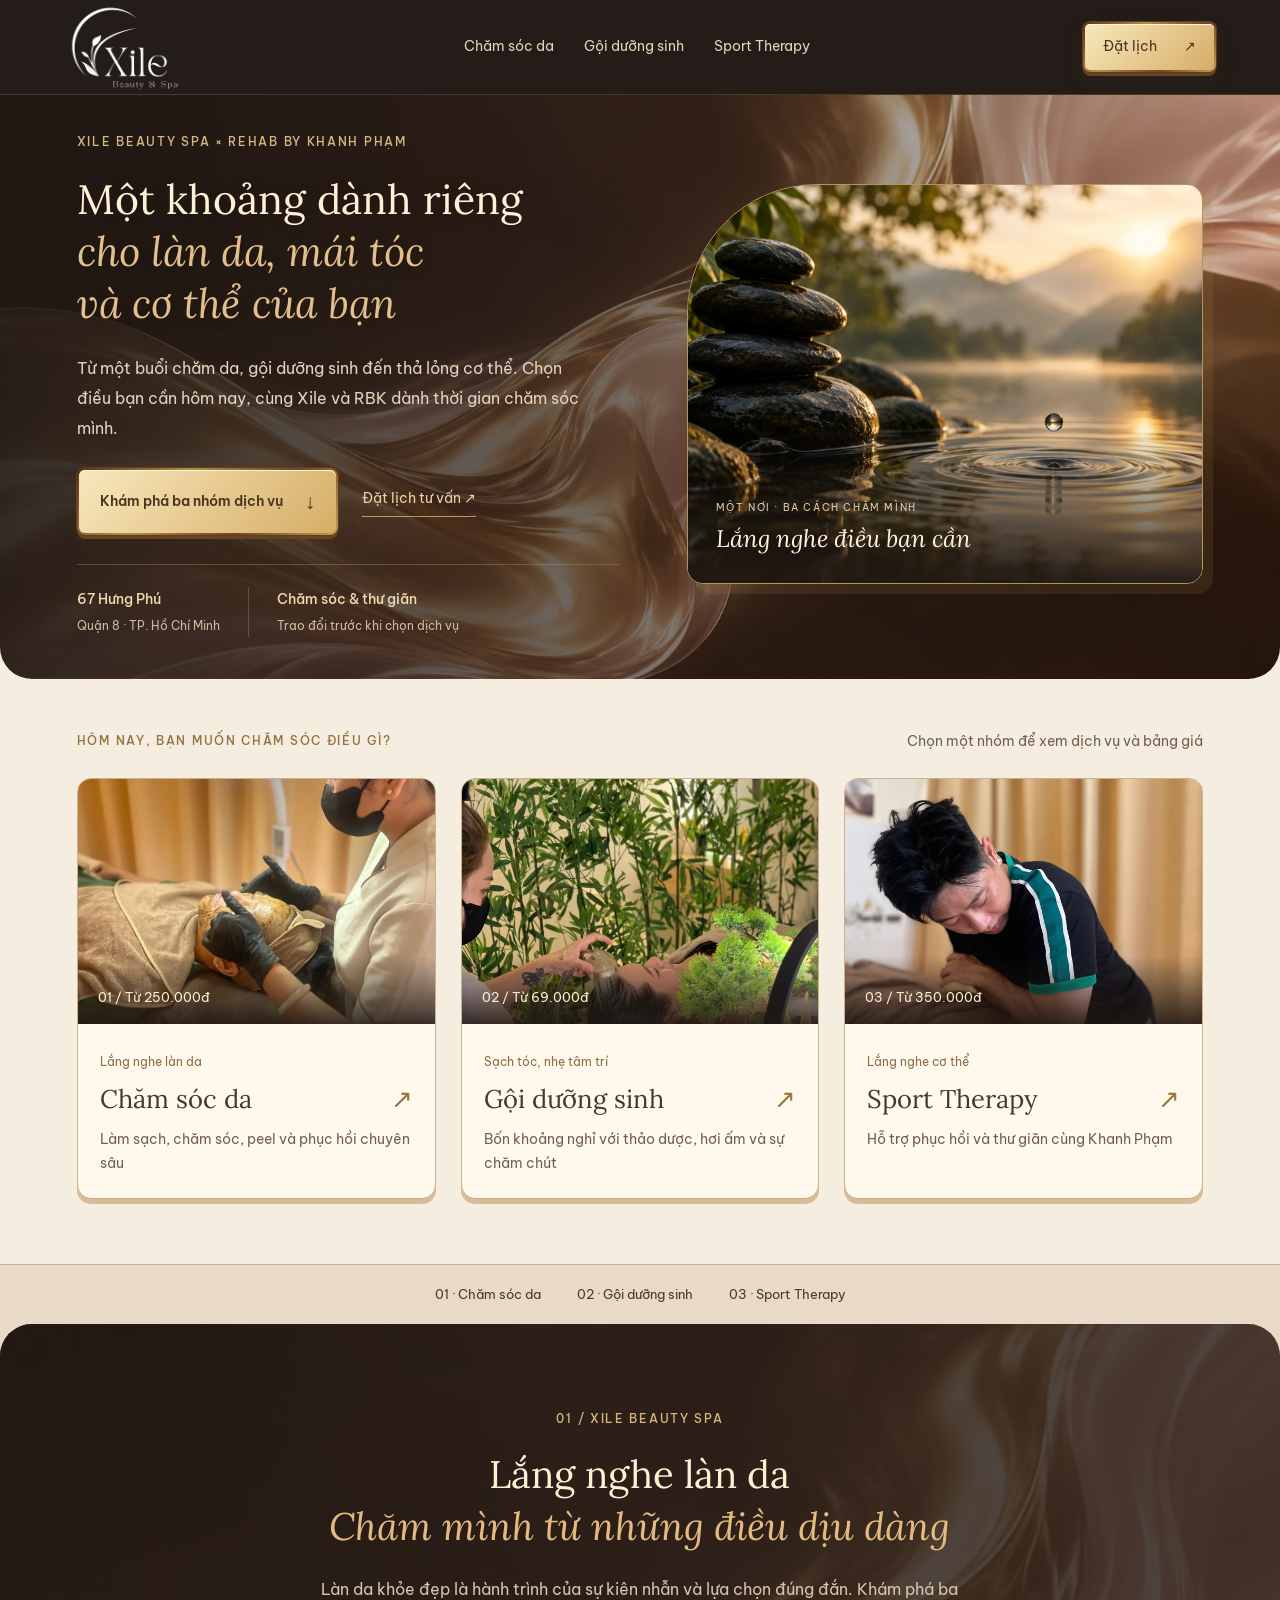
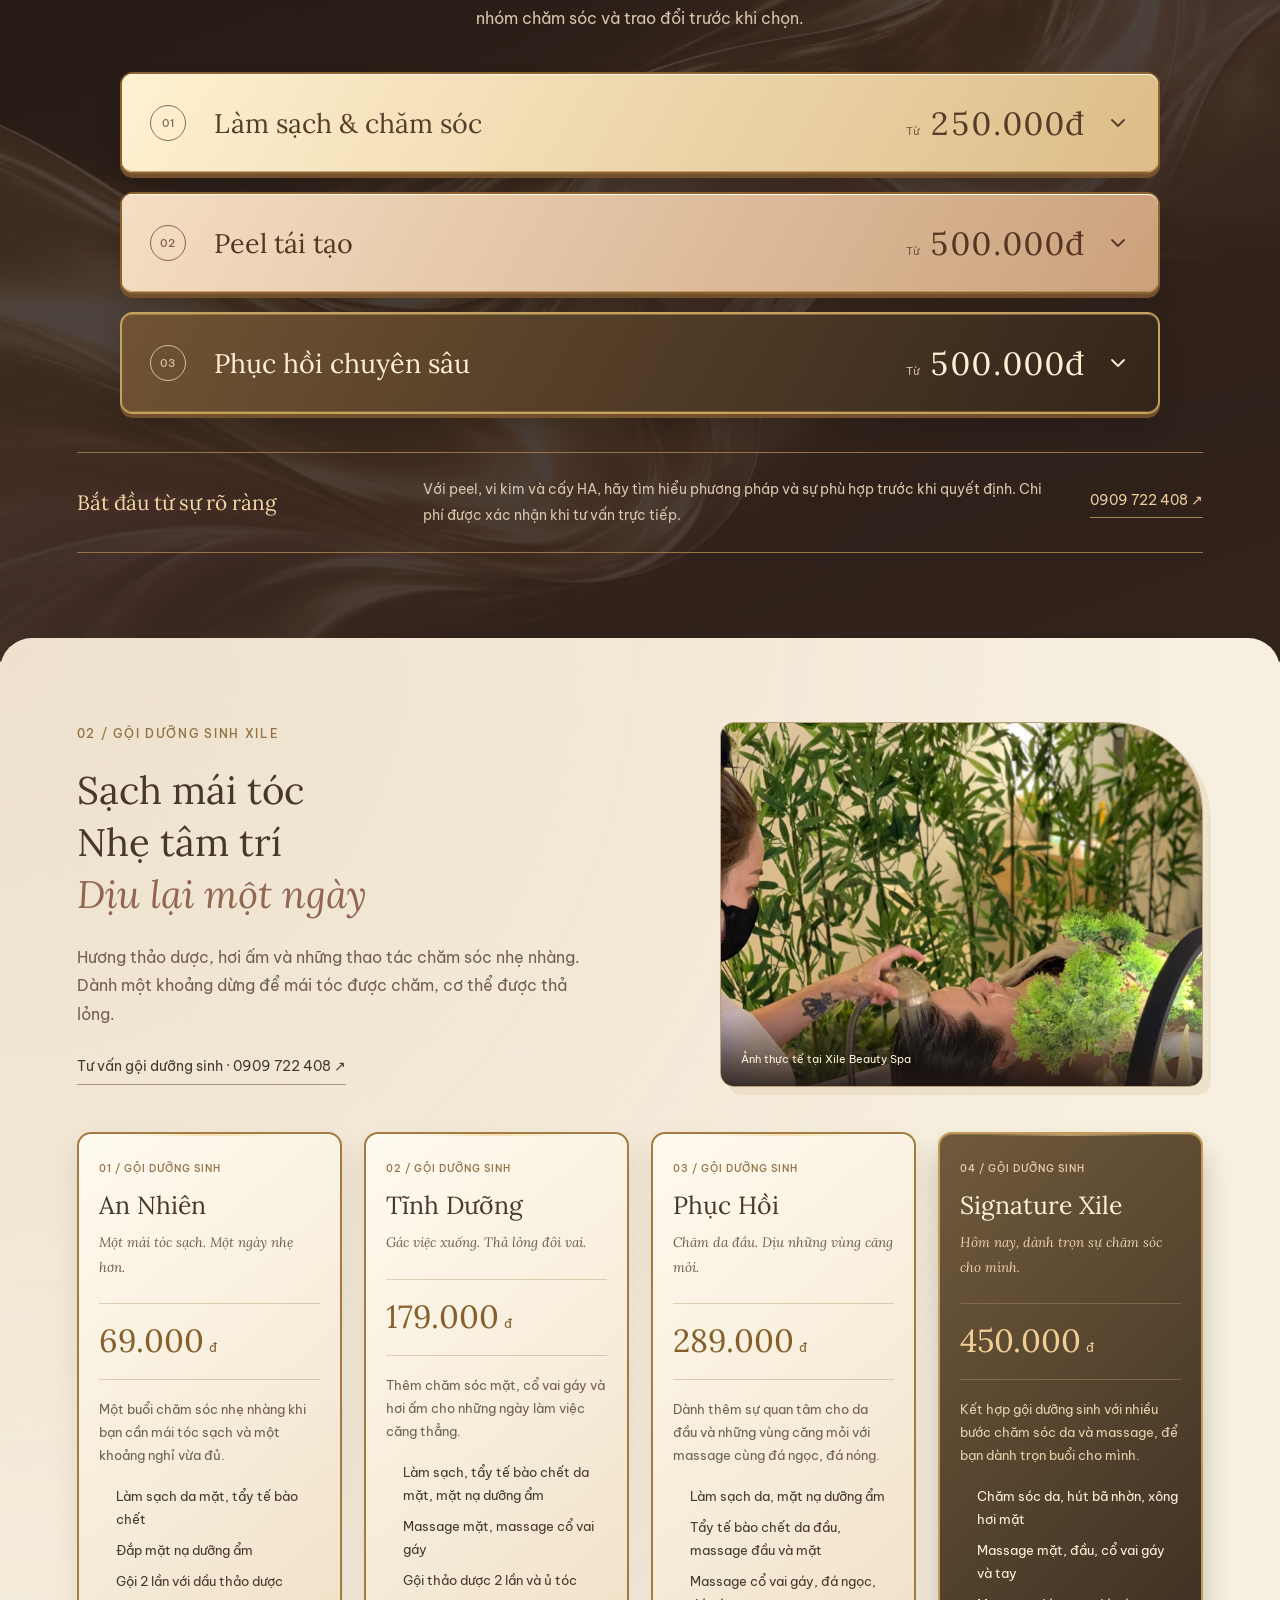
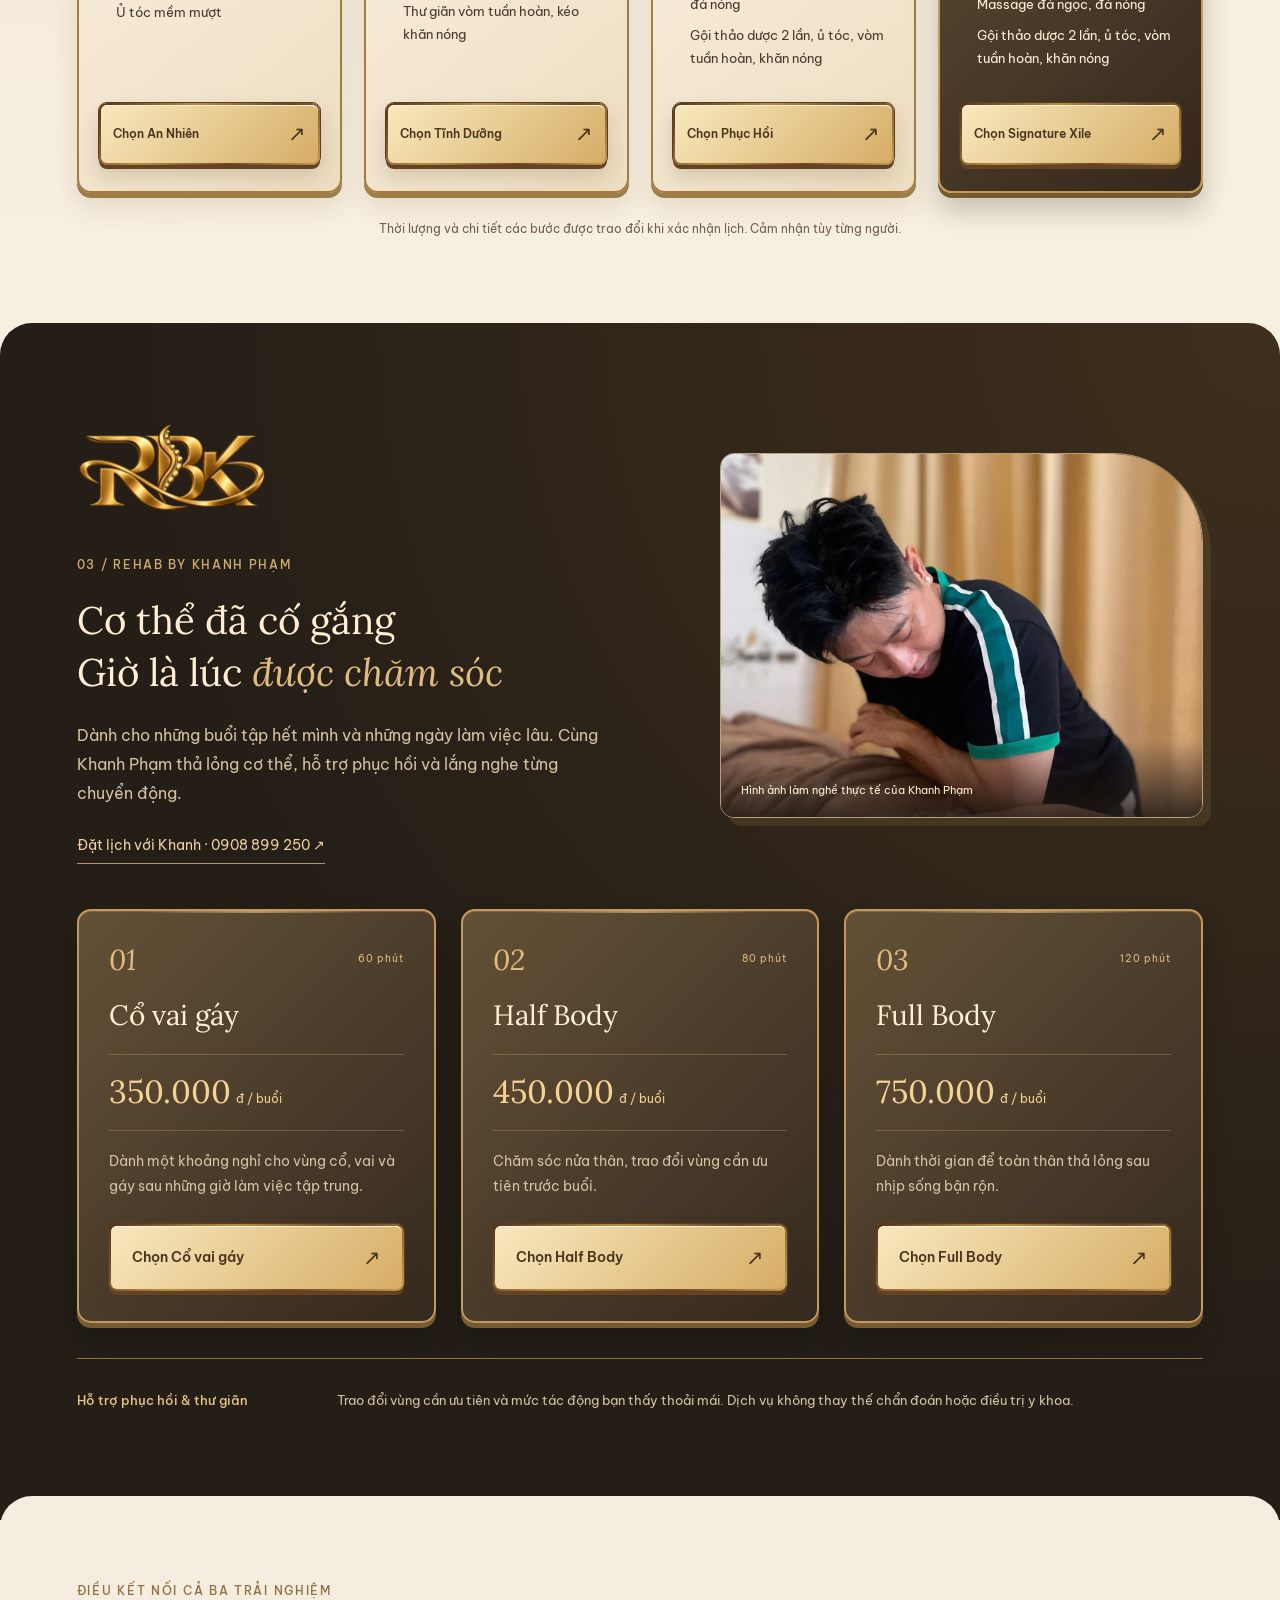
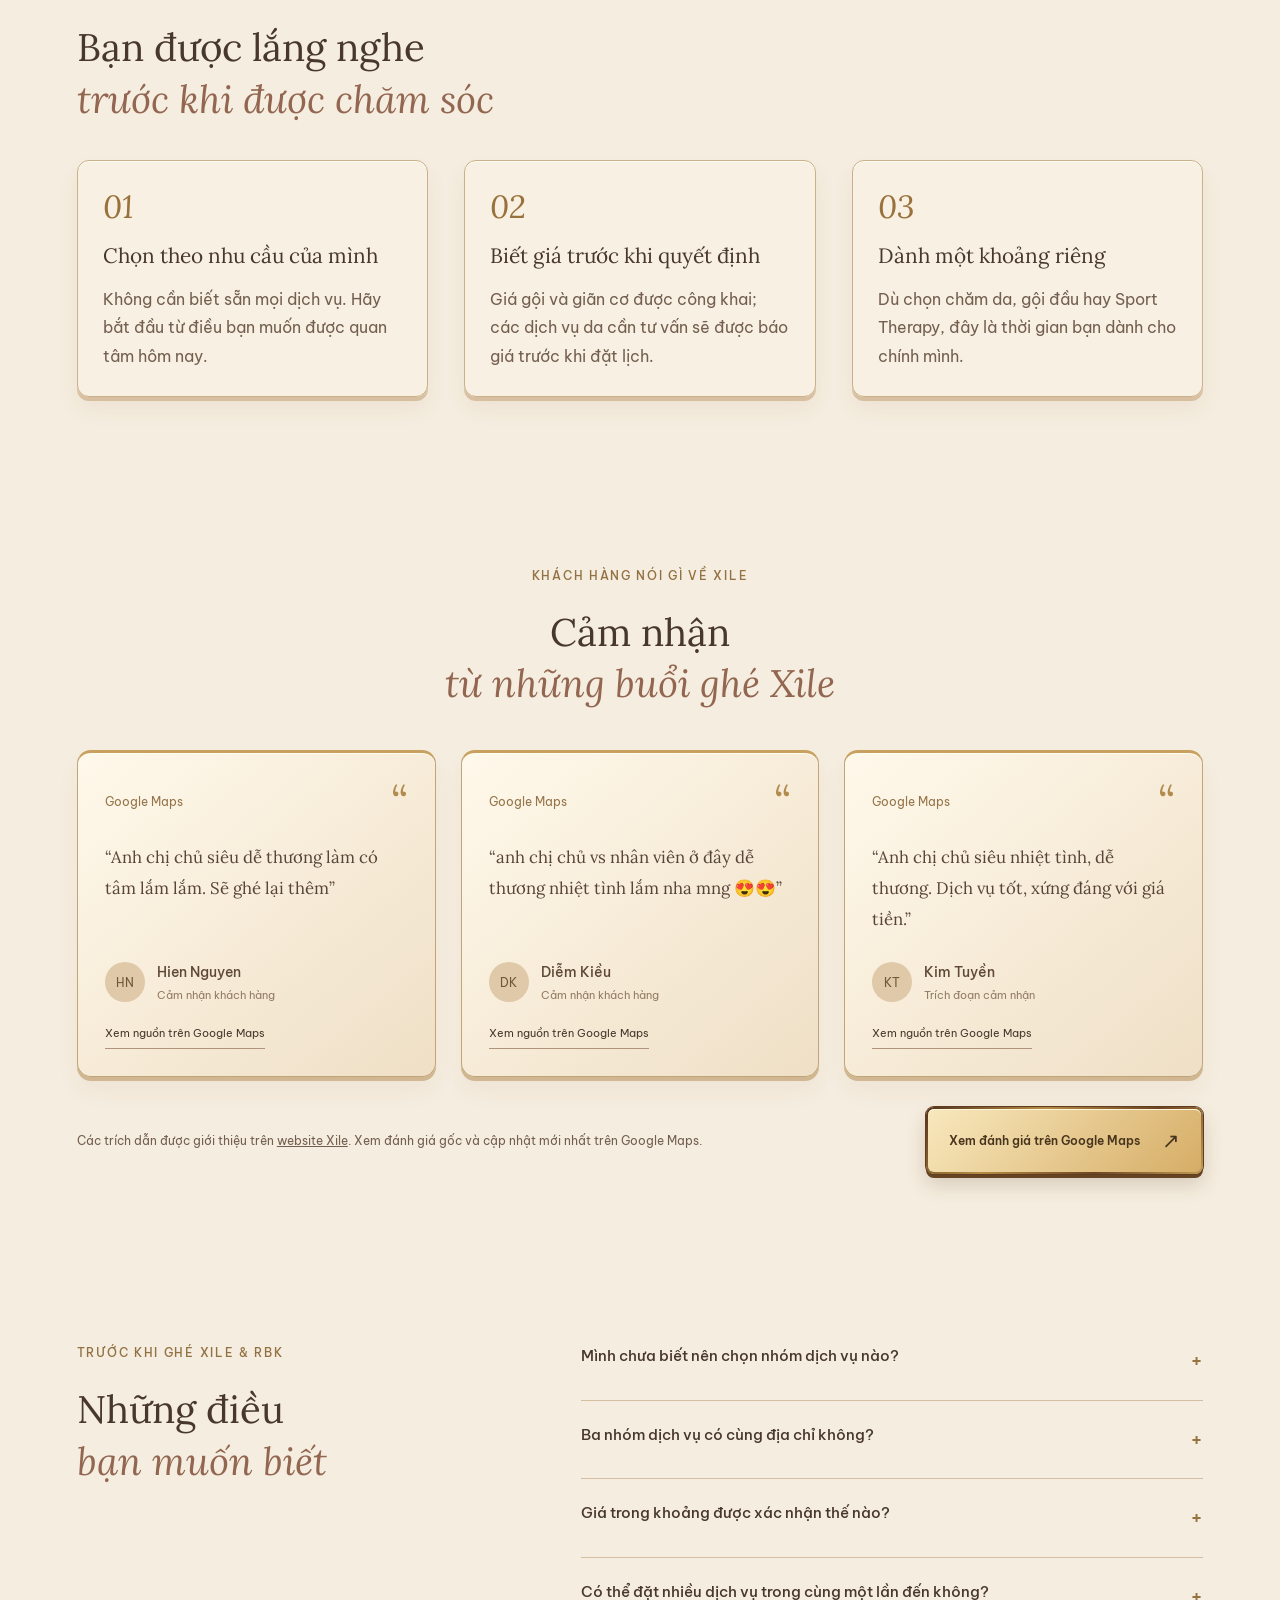
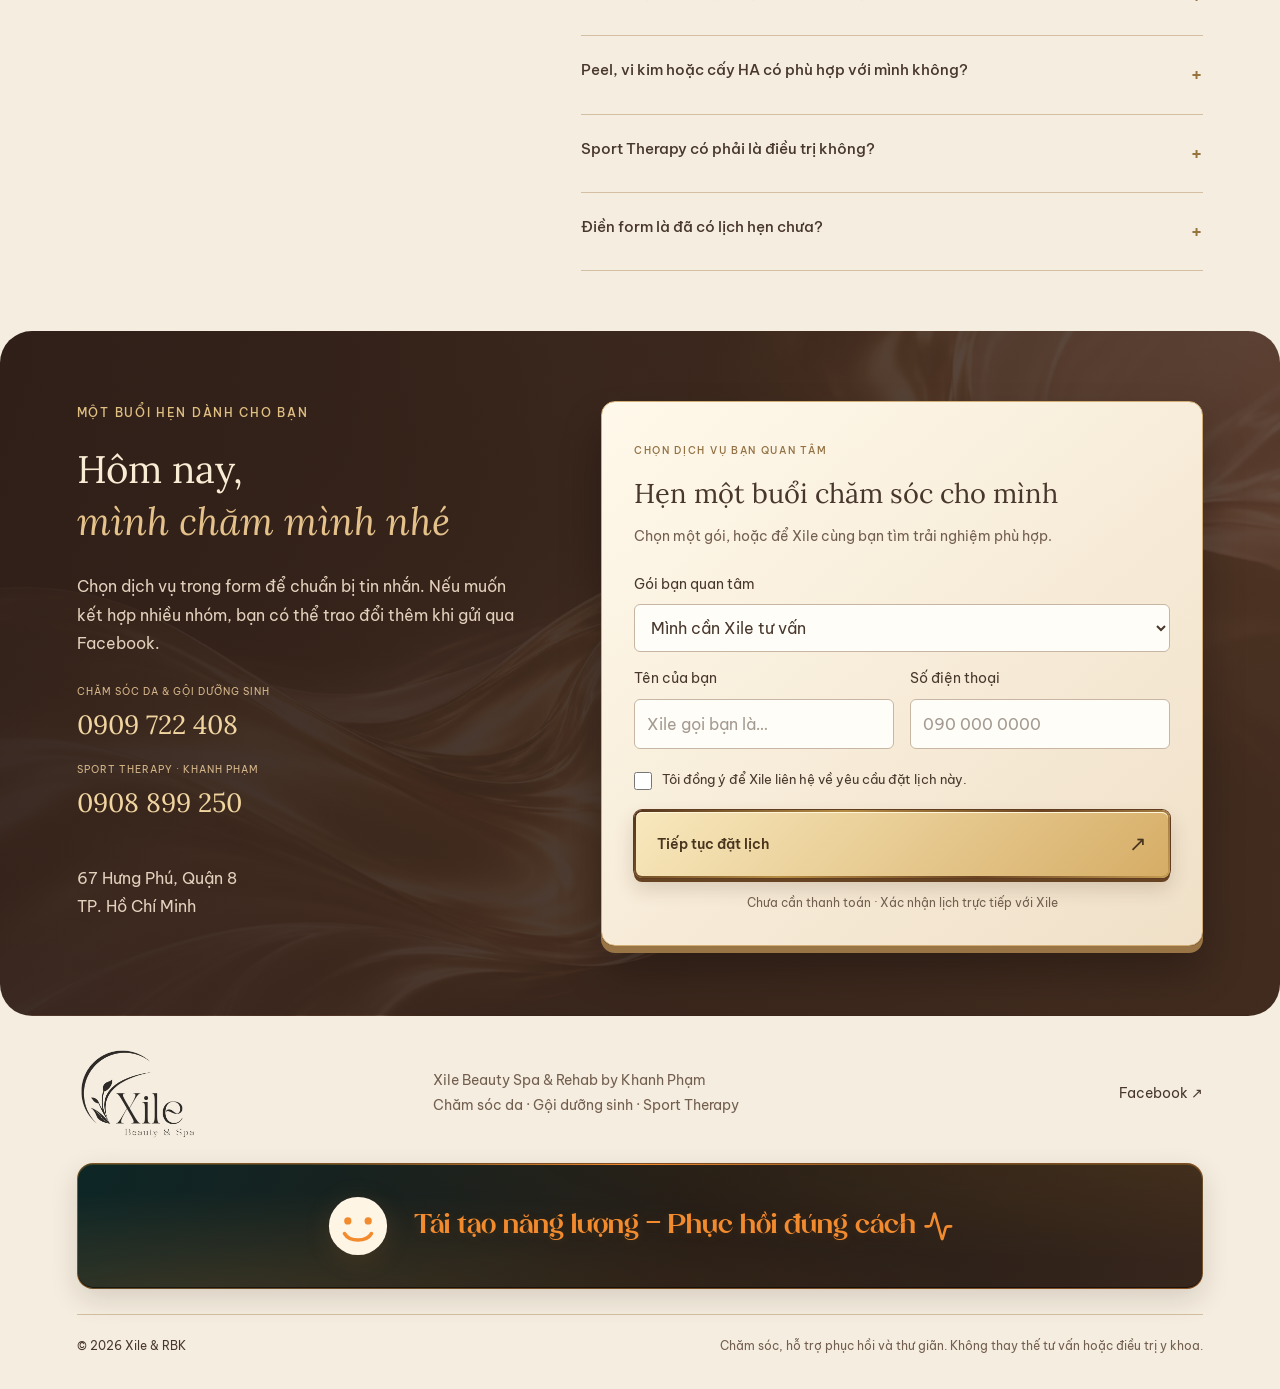
<file: index.html>
<!DOCTYPE html>
<html lang="vi"><head><meta charset="utf-8"><meta name="viewport" content="width=device-width, initial-scale=1"><title>Xile Beauty Spa &amp; RBK | Chăm sóc da, Gội dưỡng sinh, Sport Therapy Quận 8</title><meta name="description" content="Ba cách chăm sóc mình tại 67 Hưng Phú, Quận 8: chăm sóc da từ 250.000đ, gội dưỡng sinh từ 69.000đ và Sport Therapy từ 350.000đ. Khám phá bảng giá và đặt lịch."><link rel="canonical" href="https://khanhphamrehab.github.io/xile-and-rehab/">
<meta property="og:title" content="Xile Beauty Spa &amp; Rehab by Khanh Phạm">
 <meta property="og:description" content="Một nơi, ba cách chăm mình: làn da, mái tóc và cơ thể. 67 Hưng Phú, Quận 8.">
<meta property="og:image" content="https://khanhphamrehab.github.io/xile-and-rehab/assets/images/zen-water.webp">
 <script id="xile-spa-schema" type="application/ld+json">
{
  "@context": "https://schema.org",
  "@type": "DaySpa",
  "name": "Xile Beauty Spa & RBK",
  "alternateName": "Xile Beauty Spa & Rehab by Khanh Phạm",
  "description": "Một nơi, ba cách chăm mình tại Quận 8: chăm sóc da, gội dưỡng sinh và Sport Therapy phục hồi cơ thể.",
  "url": "https://khanhphamrehab.github.io/xile-and-rehab/",
  "image": "https://khanhphamrehab.github.io/xile-and-rehab/assets/images/zen-water.webp",
  "logo": "https://khanhphamrehab.github.io/xile-and-rehab/assets/images/xile-logo.png",
  "telephone": "+84909722408",
  "priceRange": "69.000đ - 750.000đ",
  "currenciesAccepted": "VND",
  "address": {
    "@type": "PostalAddress",
    "streetAddress": "67 Hưng Phú",
    "addressLocality": "Quận 8",
    "addressRegion": "TP. Hồ Chí Minh",
    "postalCode": "73008",
    "addressCountry": "VN"
  },
  "geo": {
    "@type": "GeoCoordinates",
    "latitude": 10.75049,
    "longitude": 106.68102
  },
  "openingHoursSpecification": [
    {
      "@type": "OpeningHoursSpecification",
      "dayOfWeek": ["Monday", "Tuesday", "Wednesday", "Thursday", "Friday", "Saturday", "Sunday"],
      "opens": "09:00",
      "closes": "20:00"
    }
  ],
  "contactPoint": [
    {
      "@type": "ContactPoint",
      "telephone": "+84909722408",
      "contactType": "customer service",
      "description": "Tư vấn chăm sóc da & gội dưỡng sinh"
    },
    {
      "@type": "ContactPoint",
      "telephone": "+84908899250",
      "contactType": "customer service",
      "description": "Đặt lịch Sport Therapy cùng Khanh Phạm"
    }
  ],
  "sameAs": [
    "https://www.facebook.com/xilebeautyspa",
    "https://www.tiktok.com/@huyen.chi91",
    "https://www.tiktok.com/@khanhpham.sporttherapy"
  ],
  "hasOfferCatalog": {
    "@type": "OfferCatalog",
    "name": "Dịch vụ Xile Beauty Spa & RBK",
    "itemListElement": [
      {
        "@type": "Offer",
        "itemOffered": { "@type": "Service", "name": "Chăm sóc da" },
        "priceSpecification": { "@type": "PriceSpecification", "price": "250000", "priceCurrency": "VND", "description": "Giá từ" }
      },
      {
        "@type": "Offer",
        "itemOffered": { "@type": "Service", "name": "Gội dưỡng sinh" },
        "priceSpecification": { "@type": "PriceSpecification", "minPrice": "69000", "maxPrice": "450000", "priceCurrency": "VND" }
      },
      {
        "@type": "Offer",
        "itemOffered": { "@type": "Service", "name": "Sport Therapy giãn cơ phục hồi" },
        "priceSpecification": { "@type": "PriceSpecification", "minPrice": "350000", "maxPrice": "750000", "priceCurrency": "VND" }
      }
    ]
  }
}
</script>
                                                                                                                                                                                                                                                                                                                                                                                                                                                                                                                                                                                                        <meta property="og:locale" content="vi_VN"><meta property="og:type" content="website"><meta name="twitter:card" content="summary_large_image"><meta name="twitter:title" content="Xile Beauty Spa &amp; Rehab by Khanh Phạm"><meta name="twitter:description" content="Một nơi, ba cách chăm mình: làn da, mái tóc và cơ thể. 67 Hưng Phú, Quận 8."><link rel="icon" href="assets/images/favicon.svg"><script>(function(){if('scrollRestoration' in history)history.scrollRestoration='manual';function top(){if(location.hash)history.replaceState(history.state,'',location.pathname+location.search);window.scrollTo({top:0,left:0,behavior:'instant'});}top();window.addEventListener('pageshow',top);})();</script><link rel="stylesheet" href="assets/site.css"><script src="assets/config.js" defer></script><script src="assets/booking-utils.js" defer></script><script src="assets/app.js" defer></script></head><body><div hidden=""><!--$--><!--/$--></div><a class="skip" href="#noi-dung">Đến nội dung chính</a><header><div class="nav-shell"><a href="#" class="brand" aria-label="Xile Beauty Spa — về đầu trang"><img alt="Xile Beauty &amp; Spa" width="500" height="500" decoding="async" style="color:transparent" src="assets/images/xile-logo.png"></a><nav aria-label="Điều hướng chính"><a href="#cham-soc-da">Chăm sóc da</a><a href="#goi-duong-sinh">Gội dưỡng sinh</a><a href="#sport-therapy">Sport Therapy</a></nav><a class="nav-cta" href="#dat-lich">Đặt lịch <span aria-hidden="true">↗</span></a></div></header><main id="noi-dung"><div class="hero-stage"><section class="hero wrap hub-hero"><div><p class="eyebrow">XILE BEAUTY SPA × REHAB BY KHANH PHẠM</p><h1>Một khoảng dành riêng<br class="desktop-break"> <em>cho làn da, mái tóc<br> <!-- -->và cơ thể của bạn</em></h1><p class="lead">Từ một buổi chăm da, gội dưỡng sinh đến thả lỏng cơ thể. Chọn điều bạn cần hôm nay, cùng Xile và RBK dành thời gian chăm sóc mình.</p><div class="hero-actions"><a class="button" href="#chon-dich-vu">Khám phá ba nhóm dịch vụ <span aria-hidden="true">↓</span></a><a class="text-link" href="#dat-lich">Đặt lịch tư vấn ↗</a></div><div class="hero-details"><span><strong>67 Hưng Phú</strong>Quận 8 · TP. Hồ Chí Minh</span><span><strong>Chăm sóc &amp; thư giãn</strong>Trao đổi trước khi chọn dịch vụ</span></div></div><div class="hub-visual"><img alt="Đá zen bên mặt nước tĩnh và giọt nước gợi cảm giác thư giãn" width="1536" height="1024" decoding="async" style="color:transparent" src="assets/images/zen-water.webp"><div><span>MỘT NƠI · BA CÁCH CHĂM MÌNH</span><p>Lắng nghe điều bạn cần</p></div></div></section></div><section class="wrap category-section" id="chon-dich-vu"><div class="category-intro"><p class="eyebrow">HÔM NAY, BẠN MUỐN CHĂM SÓC ĐIỀU GÌ?</p><p>Chọn một nhóm để xem dịch vụ và bảng giá</p></div><div class="category-grid"><a href="#cham-soc-da" class="category-card"><div class="category-image"><img alt="Nhân viên Xile đeo găng chăm sóc da mặt cho khách" loading="lazy" width="600" height="800" decoding="async" style="color:transparent" src="assets/images/skin-care-xile-v2.webp"><span>01<!-- --> / <!-- -->Từ 250.000đ</span></div><div class="category-body"><small>Lắng nghe làn da</small><h2>Chăm sóc da<span aria-hidden="true">↗</span></h2><p>Làm sạch, chăm sóc, peel và phục hồi chuyên sâu</p></div></a><a href="#goi-duong-sinh" class="category-card"><div class="category-image"><img alt="Gội dưỡng sinh thực tế tại Xile" loading="lazy" width="600" height="800" decoding="async" style="color:transparent" src="assets/images/xile-head-spa.webp"><span>02<!-- --> / <!-- -->Từ 69.000đ</span></div><div class="category-body"><small>Sạch tóc, nhẹ tâm trí</small><h2>Gội dưỡng sinh<span aria-hidden="true">↗</span></h2><p>Bốn khoảng nghỉ với thảo dược, hơi ấm và sự chăm chút</p></div></a><a href="#sport-therapy" class="category-card"><div class="category-image"><img alt="Khanh Phạm thực hiện Sport Therapy cho khách" loading="lazy" width="600" height="800" decoding="async" style="color:transparent" src="assets/images/khanh-service.webp"><span>03<!-- --> / <!-- -->Từ 350.000đ</span></div><div class="category-body"><small>Lắng nghe cơ thể</small><h2>Sport Therapy<span aria-hidden="true">↗</span></h2><p>Hỗ trợ phục hồi và thư giãn cùng Khanh Phạm</p></div></a></div></section><div class="quick-nav" aria-label="Chuyển nhanh giữa nhóm dịch vụ"><a href="#cham-soc-da">01 · Chăm sóc da</a><a href="#goi-duong-sinh">02 · Gội dưỡng sinh</a><a href="#sport-therapy">03 · Sport Therapy</a></div><section class="pricing section" id="cham-soc-da"><div class="wrap"><div class="section-head"><p class="eyebrow">01 / XILE BEAUTY SPA</p><h2>Lắng nghe làn da<br> <em>Chăm mình từ những điều dịu dàng</em></h2><p>Làn da khỏe đẹp là hành trình của sự kiên nhẫn và lựa chọn đúng đắn. Khám phá ba nhóm chăm sóc và trao đổi trước khi chọn.</p></div><div class="skin-dropdowns"><article class="skin-dropdown skin-dropdown-cream"><h3 class="skin-dropdown-heading"><button type="button" class="skin-dropdown-trigger" id="skin-trigger-care" aria-expanded="false" aria-controls="skin-panel-care"><span class="skin-dropdown-number">0<!-- -->1</span><span class="skin-dropdown-title">Làm sạch &amp; chăm sóc</span><span class="skin-dropdown-price"><small>Từ</small><strong>250.000đ</strong></span><svg class="skin-dropdown-arrow" viewbox="0 0 24 24" width="24" height="24" aria-hidden="true" focusable="false"><path d="m6 9 6 6 6-6" fill="none" stroke="currentColor" stroke-width="1.8" stroke-linecap="round" stroke-linejoin="round"></path></svg></button></h3><div class="skin-dropdown-panel" id="skin-panel-care" role="region" aria-labelledby="skin-trigger-care" hidden=""><p class="skin-dropdown-line">Gạt đi lớp bụi ngày dài.</p><p class="skin-dropdown-description">Bắt đầu từ nhu cầu làm sạch, cấp ẩm và dành thời gian chăm sóc làn da</p><ul class="skin-dropdown-services"><li><a href="#dat-lich" data-service="co-ban"><span>Chăm sóc da cơ bản</span><strong>250.000đ</strong><span class="skin-service-arrow" aria-hidden="true">↗</span></a></li><li><a href="#dat-lich" data-service="chuyen-sau"><span>Chăm sóc da chuyên sâu</span><strong>550.000đ</strong><span class="skin-service-arrow" aria-hidden="true">↗</span></a></li><li><a href="#dat-lich" data-service="mun-lung"><span>Lấy nhân mụn lưng</span><strong>500.000đ</strong><span class="skin-service-arrow" aria-hidden="true">↗</span></a></li><li><a href="#dat-lich" data-service="co2"><span>Detox CO2 đa tầng</span><strong>450.000đ</strong><span class="skin-service-arrow" aria-hidden="true">↗</span></a></li><li><a href="#dat-lich" data-service="mask"><span>Detox mask cleaner</span><strong>400.000đ</strong><span class="skin-service-arrow" aria-hidden="true">↗</span></a></li><li><a href="#dat-lich" data-service="tao-lanh"><span>Detox tảo lạnh</span><strong>450.000đ</strong><span class="skin-service-arrow" aria-hidden="true">↗</span></a></li><li><a href="https://www.facebook.com/xilebeautyspa/" target="_blank" rel="noopener noreferrer"><span>Cấy HA cấp ẩm</span><strong class="skin-dropdown-inbox">Inbox tư vấn</strong><span class="skin-service-arrow" aria-hidden="true">↗</span></a></li></ul><a class="button" href="https://www.facebook.com/xilebeautyspa/" target="_blank" rel="noopener noreferrer">Nhắn Xile để tư vấn <span aria-hidden="true">↗</span></a></div></article><article class="skin-dropdown skin-dropdown-rose"><h3 class="skin-dropdown-heading"><button type="button" class="skin-dropdown-trigger" id="skin-trigger-peel" aria-expanded="false" aria-controls="skin-panel-peel"><span class="skin-dropdown-number">0<!-- -->2</span><span class="skin-dropdown-title">Peel tái tạo</span><span class="skin-dropdown-price"><small>Từ</small><strong>500.000đ</strong></span><svg class="skin-dropdown-arrow" viewbox="0 0 24 24" width="24" height="24" aria-hidden="true" focusable="false"><path d="m6 9 6 6 6-6" fill="none" stroke="currentColor" stroke-width="1.8" stroke-linecap="round" stroke-linejoin="round"></path></svg></button></h3><div class="skin-dropdown-panel" id="skin-panel-peel" role="region" aria-labelledby="skin-trigger-peel" hidden=""><p class="skin-dropdown-line">Một lựa chọn cần được hiểu rõ.</p><p class="skin-dropdown-description">Trao đổi về tình trạng da và phương pháp trước khi quyết định chọn dịch vụ peel.</p><ul class="skin-dropdown-services"><li><a href="https://www.facebook.com/xilebeautyspa/" target="_blank" rel="noopener noreferrer"><span>Peel mụn</span><strong class="skin-dropdown-inbox">Inbox tư vấn</strong><span class="skin-service-arrow" aria-hidden="true">↗</span></a></li><li><a href="https://www.facebook.com/xilebeautyspa/" target="_blank" rel="noopener noreferrer"><span>Peel Glass Skin</span><strong class="skin-dropdown-inbox">Inbox tư vấn</strong><span class="skin-service-arrow" aria-hidden="true">↗</span></a></li><li><a href="https://www.facebook.com/xilebeautyspa/" target="_blank" rel="noopener noreferrer"><span>Peel tảo nóng</span><strong class="skin-dropdown-inbox">Inbox tư vấn</strong><span class="skin-service-arrow" aria-hidden="true">↗</span></a></li><li><a href="https://www.facebook.com/xilebeautyspa/" target="_blank" rel="noopener noreferrer"><span>Peel phục hồi</span><strong class="skin-dropdown-inbox">Inbox tư vấn</strong><span class="skin-service-arrow" aria-hidden="true">↗</span></a></li><li><a href="https://www.facebook.com/xilebeautyspa/" target="_blank" rel="noopener noreferrer"><span>Peel nám</span><strong class="skin-dropdown-inbox">Inbox tư vấn</strong><span class="skin-service-arrow" aria-hidden="true">↗</span></a></li><li><a href="https://www.facebook.com/xilebeautyspa/" target="_blank" rel="noopener noreferrer"><span>Peel lưng</span><strong class="skin-dropdown-inbox">Inbox tư vấn</strong><span class="skin-service-arrow" aria-hidden="true">↗</span></a></li></ul><a class="button" href="https://www.facebook.com/xilebeautyspa/" target="_blank" rel="noopener noreferrer">Nhắn Xile để tư vấn <span aria-hidden="true">↗</span></a></div></article><article class="skin-dropdown skin-dropdown-dark"><h3 class="skin-dropdown-heading"><button type="button" class="skin-dropdown-trigger" id="skin-trigger-restore" aria-expanded="false" aria-controls="skin-panel-restore"><span class="skin-dropdown-number">0<!-- -->3</span><span class="skin-dropdown-title">Phục hồi chuyên sâu</span><span class="skin-dropdown-price"><small>Từ</small><strong>500.000đ</strong></span><svg class="skin-dropdown-arrow" viewbox="0 0 24 24" width="24" height="24" aria-hidden="true" focusable="false"><path d="m6 9 6 6 6-6" fill="none" stroke="currentColor" stroke-width="1.8" stroke-linecap="round" stroke-linejoin="round"></path></svg></button></h3><div class="skin-dropdown-panel" id="skin-panel-restore" role="region" aria-labelledby="skin-trigger-restore" hidden=""><p class="skin-dropdown-line">Kiên nhẫn với làn da của mình.</p><p class="skin-dropdown-description">Tìm hiểu lựa chọn chăm sóc theo mối quan tâm về thâm sau mụn, dầu và bề mặt da</p><ul class="skin-dropdown-services"><li><a href="https://www.facebook.com/xilebeautyspa/" target="_blank" rel="noopener noreferrer"><span>Vi kim tái tạo</span><strong class="skin-dropdown-inbox">Inbox tư vấn</strong><span class="skin-service-arrow" aria-hidden="true">↗</span></a></li><li><a href="https://www.facebook.com/xilebeautyspa/" target="_blank" rel="noopener noreferrer"><span>Cải thiện thâm sau mụn</span><strong class="skin-dropdown-inbox">Inbox tư vấn</strong><span class="skin-service-arrow" aria-hidden="true">↗</span></a></li><li><a href="https://www.facebook.com/xilebeautyspa/" target="_blank" rel="noopener noreferrer"><span>Kiểm soát dầu</span><strong class="skin-dropdown-inbox">Inbox tư vấn</strong><span class="skin-service-arrow" aria-hidden="true">↗</span></a></li><li><a href="https://www.facebook.com/xilebeautyspa/" target="_blank" rel="noopener noreferrer"><span>Thu nhỏ lỗ chân lông</span><strong class="skin-dropdown-inbox">Inbox tư vấn</strong><span class="skin-service-arrow" aria-hidden="true">↗</span></a></li></ul><a class="button" href="https://www.facebook.com/xilebeautyspa/" target="_blank" rel="noopener noreferrer">Nhắn Xile để tư vấn <span aria-hidden="true">↗</span></a></div></article></div><div class="price-note"><strong>Bắt đầu từ sự rõ ràng</strong><p>Với peel, vi kim và cấy HA, hãy tìm hiểu phương pháp và sự phù hợp trước khi quyết định. Chi phí được xác nhận khi tư vấn trực tiếp.</p><a href="tel:0909722408">0909 722 408 ↗</a></div></div></section><section class="hair-section section" id="goi-duong-sinh"><div class="wrap"><div class="service-editorial"><div><p class="eyebrow">02 / GỘI DƯỠNG SINH XILE</p><h2>Sạch mái tóc<br> <!-- -->Nhẹ tâm trí<br> <em>Dịu lại một ngày</em></h2><p>Hương thảo dược, hơi ấm và những thao tác chăm sóc nhẹ nhàng. Dành một khoảng dừng để mái tóc được chăm, cơ thể được thả lỏng.</p><a class="text-link" href="tel:0909722408">Tư vấn gội dưỡng sinh · 0909 722 408 ↗</a></div><figure><img alt="Nhân viên Xile gội dưỡng sinh cho khách" loading="lazy" width="1350" height="1800" decoding="async" style="color:transparent" src="assets/images/xile-head-spa.webp"><figcaption>Ảnh thực tế tại Xile Beauty Spa</figcaption></figure></div><div class="hair-grid"><article class="hair-card hair-0"><span class="eyebrow">0<!-- -->1<!-- --> / GỘI DƯỠNG SINH</span><h3>An Nhiên</h3><p class="hair-caption">Một mái tóc sạch. Một ngày nhẹ hơn.</p><div class="package-price">69.000<span>đ</span></div><p>Một buổi chăm sóc nhẹ nhàng khi bạn cần mái tóc sạch và một khoảng nghỉ vừa đủ.</p><ul><li>Làm sạch da mặt, tẩy tế bào chết</li><li>Đắp mặt nạ dưỡng ẩm</li><li>Gội 2 lần với dầu thảo dược</li><li>Ủ tóc mềm mượt</li></ul><a class="button" href="#dat-lich" data-service="an-nhien">Chọn <!-- -->An Nhiên<span aria-hidden="true">↗</span></a></article><article class="hair-card hair-1"><span class="eyebrow">0<!-- -->2<!-- --> / GỘI DƯỠNG SINH</span><h3>Tĩnh Dưỡng</h3><p class="hair-caption">Gác việc xuống. Thả lỏng đôi vai.</p><div class="package-price">179.000<span>đ</span></div><p>Thêm chăm sóc mặt, cổ vai gáy và hơi ấm cho những ngày làm việc căng thẳng.</p><ul><li>Làm sạch, tẩy tế bào chết da mặt, mặt nạ dưỡng ẩm</li><li>Massage mặt, massage cổ vai gáy</li><li>Gội thảo dược 2 lần và ủ tóc</li><li>Thư giãn vòm tuần hoàn, kéo khăn nóng</li></ul><a class="button" href="#dat-lich" data-service="tinh-duong">Chọn <!-- -->Tĩnh Dưỡng<span aria-hidden="true">↗</span></a></article><article class="hair-card hair-2"><span class="eyebrow">0<!-- -->3<!-- --> / GỘI DƯỠNG SINH</span><h3>Phục Hồi</h3><p class="hair-caption">Chăm da đầu. Dịu những vùng căng mỏi.</p><div class="package-price">289.000<span>đ</span></div><p>Dành thêm sự quan tâm cho da đầu và những vùng căng mỏi với massage cùng đá ngọc, đá nóng.</p><ul><li>Làm sạch da, mặt nạ dưỡng ẩm</li><li>Tẩy tế bào chết da đầu, massage đầu và mặt</li><li>Massage cổ vai gáy, đá ngọc, đá nóng</li><li>Gội thảo dược 2 lần, ủ tóc, vòm tuần hoàn, khăn nóng</li></ul><a class="button" href="#dat-lich" data-service="phuc-hoi">Chọn <!-- -->Phục Hồi<span aria-hidden="true">↗</span></a></article><article class="hair-card hair-3"><span class="eyebrow">0<!-- -->4<!-- --> / GỘI DƯỠNG SINH</span><h3>Signature Xile</h3><p class="hair-caption">Hôm nay, dành trọn sự chăm sóc cho mình.</p><div class="package-price">450.000<span>đ</span></div><p>Kết hợp gội dưỡng sinh với nhiều bước chăm sóc da và massage, để bạn dành trọn buổi cho mình.</p><ul><li>Chăm sóc da, hút bã nhờn, xông hơi mặt</li><li>Massage mặt, đầu, cổ vai gáy và tay</li><li>Massage đá ngọc, đá nóng</li><li>Gội thảo dược 2 lần, ủ tóc, vòm tuần hoàn, khăn nóng</li></ul><a class="button" href="#dat-lich" data-service="signature">Chọn <!-- -->Signature Xile<span aria-hidden="true">↗</span></a></article></div><p class="service-footnote">Thời lượng và chi tiết các bước được trao đổi khi xác nhận lịch. Cảm nhận tùy từng người.</p></div></section><section class="rehab-section section" id="sport-therapy"><div class="wrap"><div class="service-editorial"><div><img alt="RBK — Rehab by Khanh Phạm" loading="lazy" width="1536" height="1024" decoding="async" class="rbk-mark" style="color:transparent" src="assets/images/rbk-logo.png"><p class="eyebrow">03 / REHAB BY KHANH PHẠM</p><h2>Cơ thể đã cố gắng<br> <!-- -->Giờ là lúc <em>được chăm sóc</em></h2><p>Dành cho những buổi tập hết mình và những ngày làm việc lâu. Cùng Khanh Phạm thả lỏng cơ thể, hỗ trợ phục hồi và lắng nghe từng chuyển động.</p><a class="text-link" href="tel:0908899250">Đặt lịch với Khanh · 0908 899 250 ↗</a></div><figure><img alt="Khanh Phạm trực tiếp chăm sóc cơ vùng lưng cho khách" loading="lazy" width="1350" height="1800" decoding="async" style="color:transparent" src="assets/images/khanh-service.webp"><figcaption>Hình ảnh làm nghề thực tế của Khanh Phạm</figcaption></figure></div><div class="rehab-grid"><article class="rehab-card"><div class="card-top"><span>0<!-- -->1</span><span>60 phút</span></div><h3>Cổ vai gáy</h3><div class="package-price">350.000<span>đ / buổi</span></div><p>Dành một khoảng nghỉ cho vùng cổ, vai và gáy sau những giờ làm việc tập trung.</p><a class="button" href="#dat-lich" data-service="rehab-neck">Chọn <!-- -->Cổ vai gáy<span aria-hidden="true">↗</span></a></article><article class="rehab-card"><div class="card-top"><span>0<!-- -->2</span><span>80 phút</span></div><h3>Half Body</h3><div class="package-price">450.000<span>đ / buổi</span></div><p>Chăm sóc nửa thân, trao đổi vùng cần ưu tiên trước buổi.</p><a class="button" href="#dat-lich" data-service="rehab-half">Chọn <!-- -->Half Body<span aria-hidden="true">↗</span></a></article><article class="rehab-card"><div class="card-top"><span>0<!-- -->3</span><span>120 phút</span></div><h3>Full Body</h3><div class="package-price">750.000<span>đ / buổi</span></div><p>Dành thời gian để toàn thân thả lỏng sau nhịp sống bận rộn.</p><a class="button" href="#dat-lich" data-service="rehab-full">Chọn <!-- -->Full Body<span aria-hidden="true">↗</span></a></article></div><div class="rehab-note"><strong>Hỗ trợ phục hồi &amp; thư giãn</strong><p>Trao đổi vùng cần ưu tiên và mức tác động bạn thấy thoải mái. Dịch vụ không thay thế chẩn đoán hoặc điều trị y khoa.</p></div></div></section><div class="shared-chapter"><section class="section wrap shared-values"><p class="eyebrow">ĐIỀU KẾT NỐI CẢ BA TRẢI NGHIỆM</p><h2>Bạn được lắng nghe<br> <em>trước khi được chăm sóc</em></h2><div class="benefits"><article><span>01</span><h3>Chọn theo nhu cầu của mình</h3><p>Không cần biết sẵn mọi dịch vụ. Hãy bắt đầu từ điều bạn muốn được quan tâm hôm nay.</p></article><article><span>02</span><h3>Biết giá trước khi quyết định</h3><p>Giá gội và giãn cơ được công khai; các dịch vụ da cần tư vấn sẽ được báo giá trước khi đặt lịch.</p></article><article><span>03</span><h3>Dành một khoảng riêng</h3><p>Dù chọn chăm da, gội đầu hay Sport Therapy, đây là thời gian bạn dành cho chính mình.</p></article></div></section></div><section class="section wrap customer-reviews" id="danh-gia"><div class="section-head"><p class="eyebrow">KHÁCH HÀNG NÓI GÌ VỀ XILE</p><h2>Cảm nhận<br><em>từ những buổi ghé Xile</em></h2></div><div class="customer-review-grid"><article class="customer-review-card"><div class="customer-review-top"><span>Google Maps</span><span aria-hidden="true">“</span></div><blockquote>“<!-- -->Anh chị chủ siêu dễ thương làm có tâm lắm lắm. Sẽ ghé lại thêm<!-- -->”</blockquote><div class="customer-review-person"><span>HN</span><div><strong>Hien Nguyen</strong><small>Cảm nhận khách hàng</small></div></div><a class="text-link" href="https://maps.app.goo.gl/XafAJZNHmoeHtmjk6" target="_blank" rel="noopener noreferrer">Xem nguồn trên Google Maps</a></article><article class="customer-review-card"><div class="customer-review-top"><span>Google Maps</span><span aria-hidden="true">“</span></div><blockquote>“<!-- -->anh chị chủ vs nhân viên ở đây dễ thương nhiệt tình lắm nha mng 😍😍<!-- -->”</blockquote><div class="customer-review-person"><span>DK</span><div><strong>Diễm Kiều</strong><small>Cảm nhận khách hàng</small></div></div><a class="text-link" href="https://maps.app.goo.gl/XafAJZNHmoeHtmjk6" target="_blank" rel="noopener noreferrer">Xem nguồn trên Google Maps</a></article><article class="customer-review-card"><div class="customer-review-top"><span>Google Maps</span><span aria-hidden="true">“</span></div><blockquote>“<!-- -->Anh chị chủ siêu nhiệt tình, dễ thương. Dịch vụ tốt, xứng đáng với giá tiền.<!-- -->”</blockquote><div class="customer-review-person"><span>KT</span><div><strong>Kim Tuyền</strong><small>Trích đoạn cảm nhận</small></div></div><a class="text-link" href="https://maps.app.goo.gl/XafAJZNHmoeHtmjk6" target="_blank" rel="noopener noreferrer">Xem nguồn trên Google Maps</a></article></div><div class="customer-review-footer"><p>Các trích dẫn được giới thiệu trên <a href="https://xile-spa-dinhlnd.github.io/xile-spa-landing-page/#feedback" target="_blank" rel="noopener noreferrer">website Xile</a>. Xem đánh giá gốc và cập nhật mới nhất trên Google Maps.</p><a class="button" href="https://maps.app.goo.gl/XafAJZNHmoeHtmjk6" target="_blank" rel="noopener noreferrer">Xem đánh giá trên Google Maps <span aria-hidden="true">↗</span></a></div></section><section class="section wrap faq" id="hoi-dap"><div><p class="eyebrow">TRƯỚC KHI GHÉ XILE &amp; RBK</p><h2>Những điều<br> <em>bạn muốn biết</em></h2></div><div><details><summary>Mình chưa biết nên chọn nhóm dịch vụ nào?<span aria-hidden="true">+</span></summary><p>Bạn có thể bắt đầu từ điều mình muốn ưu tiên: chăm sóc da, làm sạch tóc và thư giãn, hoặc chăm sóc những vùng cơ căng mỏi. Chọn “Mình cần Xile tư vấn” trong form để trao đổi trước khi quyết định.</p></details><details><summary>Ba nhóm dịch vụ có cùng địa chỉ không?<span aria-hidden="true">+</span></summary><p>Cả ba nhóm đều tại 67 Hưng Phú, Quận 8, TP. Hồ Chí Minh. Chăm sóc da và gội dưỡng sinh: 0909 722 408. Sport Therapy cùng Khanh Phạm: 0908 899 250.</p></details><details><summary>Giá trong khoảng được xác nhận thế nào?<span aria-hidden="true">+</span></summary><p>Một số dịch vụ chăm sóc da có khoảng giá. Bạn sẽ trao đổi lựa chọn và xác nhận mức giá cụ thể trước khi quyết định thực hiện. Các bước và thời lượng chăm sóc da, gội dưỡng sinh được xác nhận khi đặt lịch.</p></details><details><summary>Có thể đặt nhiều dịch vụ trong cùng một lần đến không?<span aria-hidden="true">+</span></summary><p>Bạn hãy nêu các dịch vụ muốn kết hợp trong tin nhắn gửi Xile. Khung giờ, tổng thời lượng và chi phí sẽ được trao đổi trước khi xác nhận. Trang chưa có giá combo cho việc kết hợp các nhóm.</p></details><details><summary>Peel, vi kim hoặc cấy HA có phù hợp với mình không?<span aria-hidden="true">+</span></summary><p>Hãy trao đổi rõ phương pháp, sản phẩm sử dụng, người thực hiện và cách chăm sóc sau buổi trước khi chọn. Tên dịch vụ hoặc mức giá chưa đủ để xác định sự phù hợp với làn da của bạn.</p></details><details><summary>Sport Therapy có phải là điều trị không?<span aria-hidden="true">+</span></summary><p>Không. Dịch vụ Sport Therapy tại RBK hỗ trợ phục hồi và thư giãn, không chẩn đoán hay thay thế điều trị y khoa. Bạn có thể trao đổi vùng cần ưu tiên và mức tác động mình thấy thoải mái.</p></details><details><summary>Điền form là đã có lịch hẹn chưa?<span aria-hidden="true">+</span></summary><p>Chưa. Form hiện soạn nội dung để bạn sao chép và gửi qua Facebook. Lịch hẹn chỉ được xác nhận khi hai bên thống nhất dịch vụ và thời gian. Bạn cũng có thể gọi trực tiếp số hotline tương ứng.</p></details></div></section><section class="booking" id="dat-lich"><div class="wrap booking-grid"><div class="booking-copy"><p class="eyebrow">MỘT BUỔI HẸN DÀNH CHO BẠN</p><h2>Hôm nay,<br> <em>mình chăm mình nhé</em></h2><p>Chọn dịch vụ trong form để chuẩn bị tin nhắn. Nếu muốn kết hợp nhiều nhóm, bạn có thể trao đổi thêm khi gửi qua Facebook.</p><div class="contact-group"><small>CHĂM SÓC DA &amp; GỘI DƯỠNG SINH</small><a class="phone" href="tel:0909722408">0909 722 408</a><small>SPORT THERAPY · KHANH PHẠM</small><a class="phone" href="tel:0908899250">0908 899 250</a></div><p>67 Hưng Phú, Quận 8<br> <!-- -->TP. Hồ Chí Minh</p></div><form class="booking-form" novalidate=""><div class="form-heading"><span class="eyebrow">CHỌN DỊCH VỤ BẠN QUAN TÂM</span><h3>Hẹn một buổi chăm sóc cho mình</h3><p>Chọn một gói, hoặc để Xile cùng bạn tìm trải nghiệm phù hợp.</p></div><label for="service">Gói bạn quan tâm</label><select id="service" name="service"><option value="consult" selected>Mình cần Xile tư vấn</option><optgroup label="Chăm sóc da · Xile"><option value="co-ban">Chăm sóc da cơ bản<!-- --> — <!-- -->250.000đ</option><option value="chuyen-sau">Chăm sóc da chuyên sâu<!-- --> — <!-- -->550.000đ</option><option value="mun-lung">Lấy nhân mụn lưng<!-- --> — <!-- -->500.000đ</option><option value="co2">Detox CO2 đa tầng<!-- --> — <!-- -->450.000đ</option><option value="mask">Detox mask cleaner<!-- --> — <!-- -->400.000đ</option><option value="tao-lanh">Detox tảo lạnh<!-- --> — <!-- -->450.000đ</option><option value="ha">Cấy HA cấp ẩm<!-- --> — <!-- -->Inbox tư vấn</option><option value="peel-mun">Peel mụn<!-- --> — <!-- -->Inbox tư vấn</option><option value="glass">Peel Glass Skin<!-- --> — <!-- -->Inbox tư vấn</option><option value="tao-nong">Peel tảo nóng<!-- --> — <!-- -->Inbox tư vấn</option><option value="peel-phuc-hoi">Peel phục hồi<!-- --> — <!-- -->Inbox tư vấn</option><option value="nam">Peel nám<!-- --> — <!-- -->Inbox tư vấn</option><option value="peel-lung">Peel lưng<!-- --> — <!-- -->Inbox tư vấn</option><option value="vi-kim">Vi kim tái tạo<!-- --> — <!-- -->Inbox tư vấn</option><option value="tham">Cải thiện thâm sau mụn<!-- --> — <!-- -->Inbox tư vấn</option><option value="dau">Kiểm soát dầu<!-- --> — <!-- -->Inbox tư vấn</option><option value="lo-chan-long">Thu nhỏ lỗ chân lông<!-- --> — <!-- -->Inbox tư vấn</option></optgroup><optgroup label="Gội dưỡng sinh · Xile"><option value="an-nhien">An Nhiên<!-- --> — <!-- -->69.000đ</option><option value="tinh-duong">Tĩnh Dưỡng<!-- --> — <!-- -->179.000đ</option><option value="phuc-hoi">Phục Hồi<!-- --> — <!-- -->289.000đ</option><option value="signature">Signature Xile<!-- --> — <!-- -->450.000đ</option></optgroup><optgroup label="Sport Therapy · RBK"><option value="rehab-neck">Cổ vai gáy<!-- --> — <!-- -->350.000đ</option><option value="rehab-half">Half Body<!-- --> — <!-- -->450.000đ</option><option value="rehab-full">Full Body<!-- --> — <!-- -->750.000đ</option></optgroup></select><div class="field-grid"><div><label for="name">Tên của bạn</label><input id="name" autocomplete="name" maxlength="80" placeholder="Xile gọi bạn là…" aria-invalid="false" name="name"></div><div><label for="phone">Số điện thoại</label><input id="phone" type="tel" inputmode="tel" autocomplete="tel" maxlength="20" placeholder="090 000 0000" aria-invalid="false" name="phone"></div></div><label class="consent"><input type="checkbox" name="consent"><span>Tôi đồng ý để Xile liên hệ về yêu cầu đặt lịch này.</span></label><button class="button" type="submit">Tiếp tục đặt lịch<span aria-hidden="true">↗</span></button><p class="form-note">Chưa cần thanh toán · Xác nhận lịch trực tiếp với Xile</p><div role="status" aria-live="polite"></div></form></div></section></main><footer class="wrap"><a href="#" class="brand" aria-label="Xile Beauty Spa — về đầu trang"><img alt="Xile Beauty &amp; Spa" width="500" height="500" decoding="async" style="color:transparent" src="assets/images/xile-logo.png"></a><p>Xile Beauty Spa &amp; Rehab by Khanh Phạm<br> <!-- -->Chăm sóc da · Gội dưỡng sinh · Sport Therapy</p><a href="https://www.facebook.com/xilebeautyspa/" target="_blank" rel="noopener noreferrer">Facebook ↗</a><div class="footer-signature"><svg class="footer-smile" viewbox="0 0 88 88" aria-hidden="true" focusable="false"><g transform="translate(-256 -206)"><circle class="footer-smile-face" cx="300" cy="250" r="40"></circle><path class="footer-smile-mouth" d="M318.44666 260.53513C315.42084 265.68414 308.30103 269.30002 300 269.30002C291.6767 269.30002 284.54089 265.6647 281.52905 260.49356"></path><g class="footer-smile-eyes"><circle cx="286" cy="243" r="5"></circle><circle cx="314" cy="243" r="5"></circle></g></g></svg><p><span>Tái tạo năng lượng</span> - <span>Phục hồi đúng <span class="footer-quote-ending">cách<span class="footer-activity" aria-hidden="true"><svg fill="none" height="28" stroke="currentColor" stroke-linecap="round" stroke-linejoin="round" stroke-width="2" viewbox="0 0 24 24" width="28" xmlns="http://www.w3.org/2000/svg" aria-hidden="true" focusable="false"><path d="M22 12h-2.48a2 2 0 0 0-1.93 1.46l-2.35 8.36a.25.25 0 0 1-.48 0L9.24 2.18a.25.25 0 0 0-.48 0l-2.35 8.36A2 2 0 0 1 4.49 12H2" opacity="1" pathlength="1" stroke-dashoffset="0" stroke-dasharray="1 1"></path></svg></span></span></span></p></div><div class="footer-bottom"><span>© <!-- -->2026<!-- --> Xile &amp; RBK</span><p>Chăm sóc, hỗ trợ phục hồi và thư giãn. Không thay thế tư vấn hoặc điều trị y khoa.</p></div></footer><div class="mobile-bar"><a href="#chon-dich-vu">Chọn dịch vụ</a><a href="#dat-lich">Đặt lịch <span aria-hidden="true">↗</span></a></div><!--$--><!--/$--></body></html>
</file>
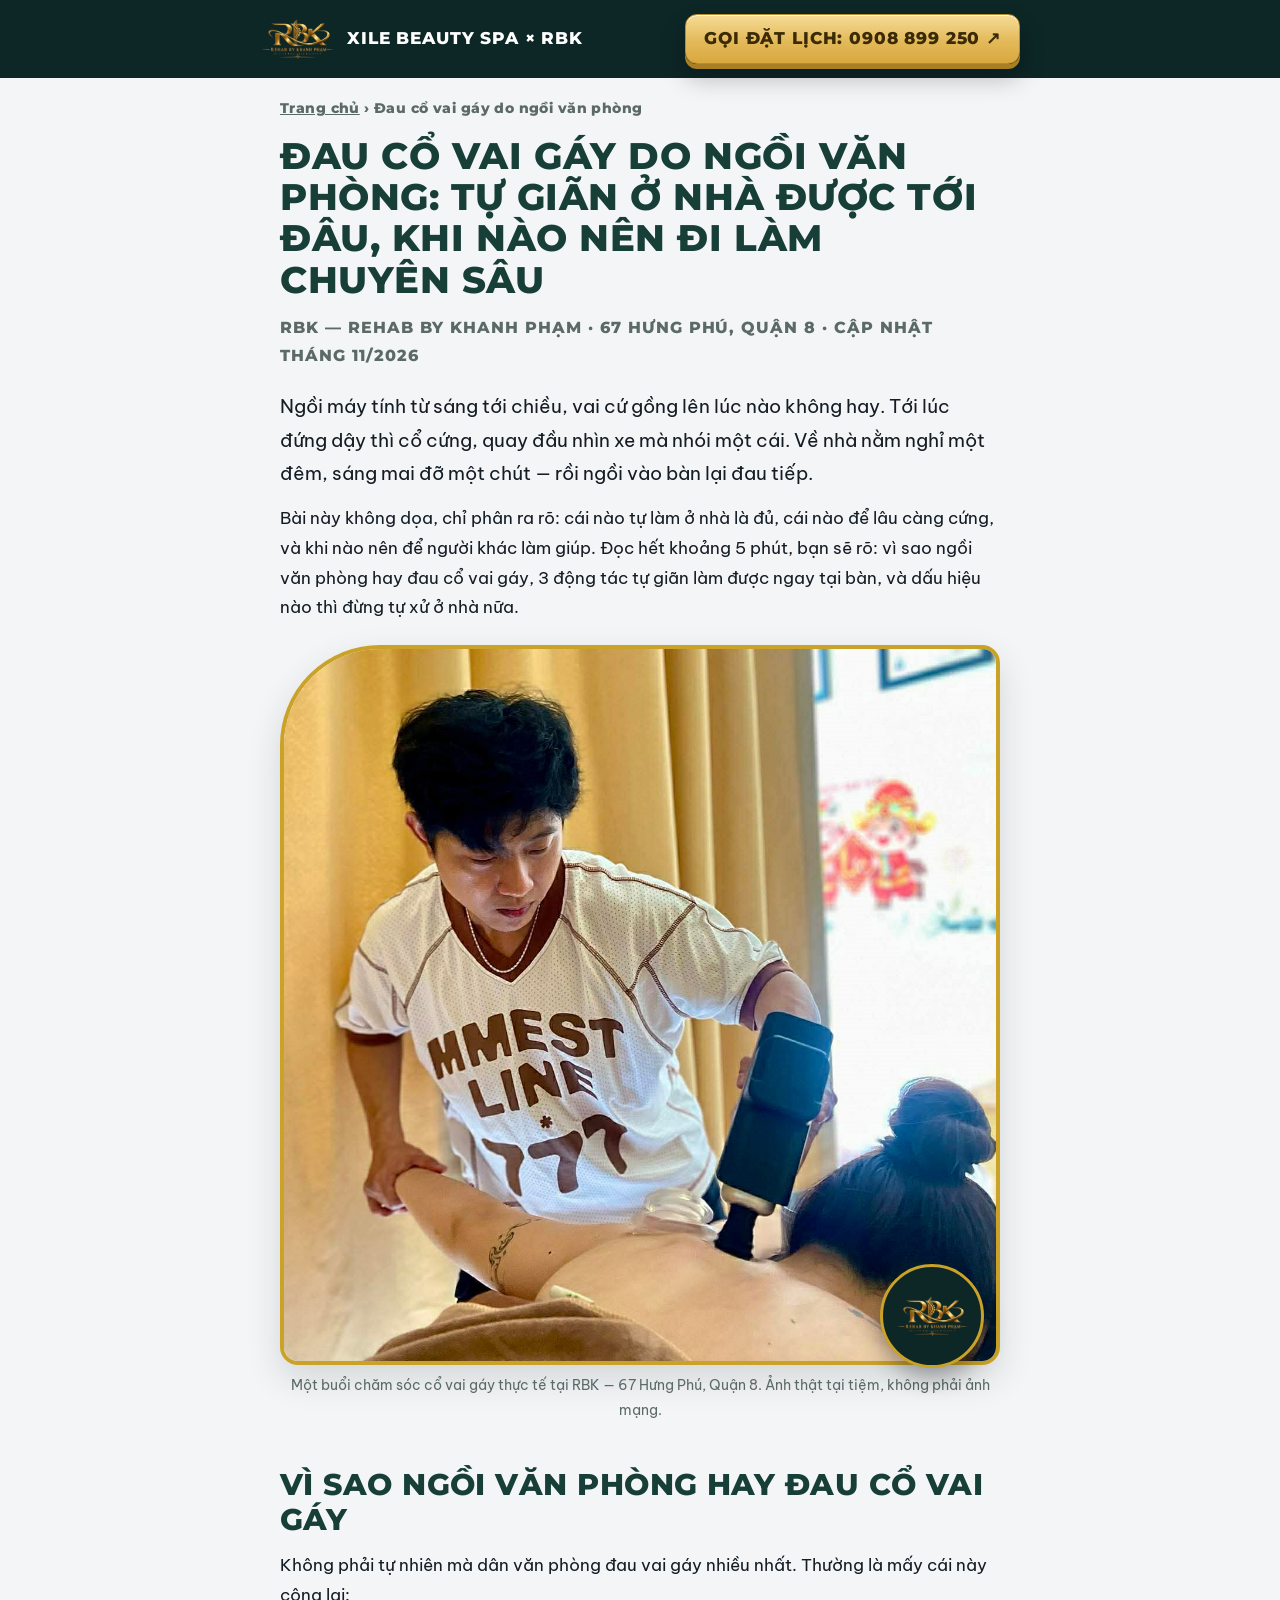
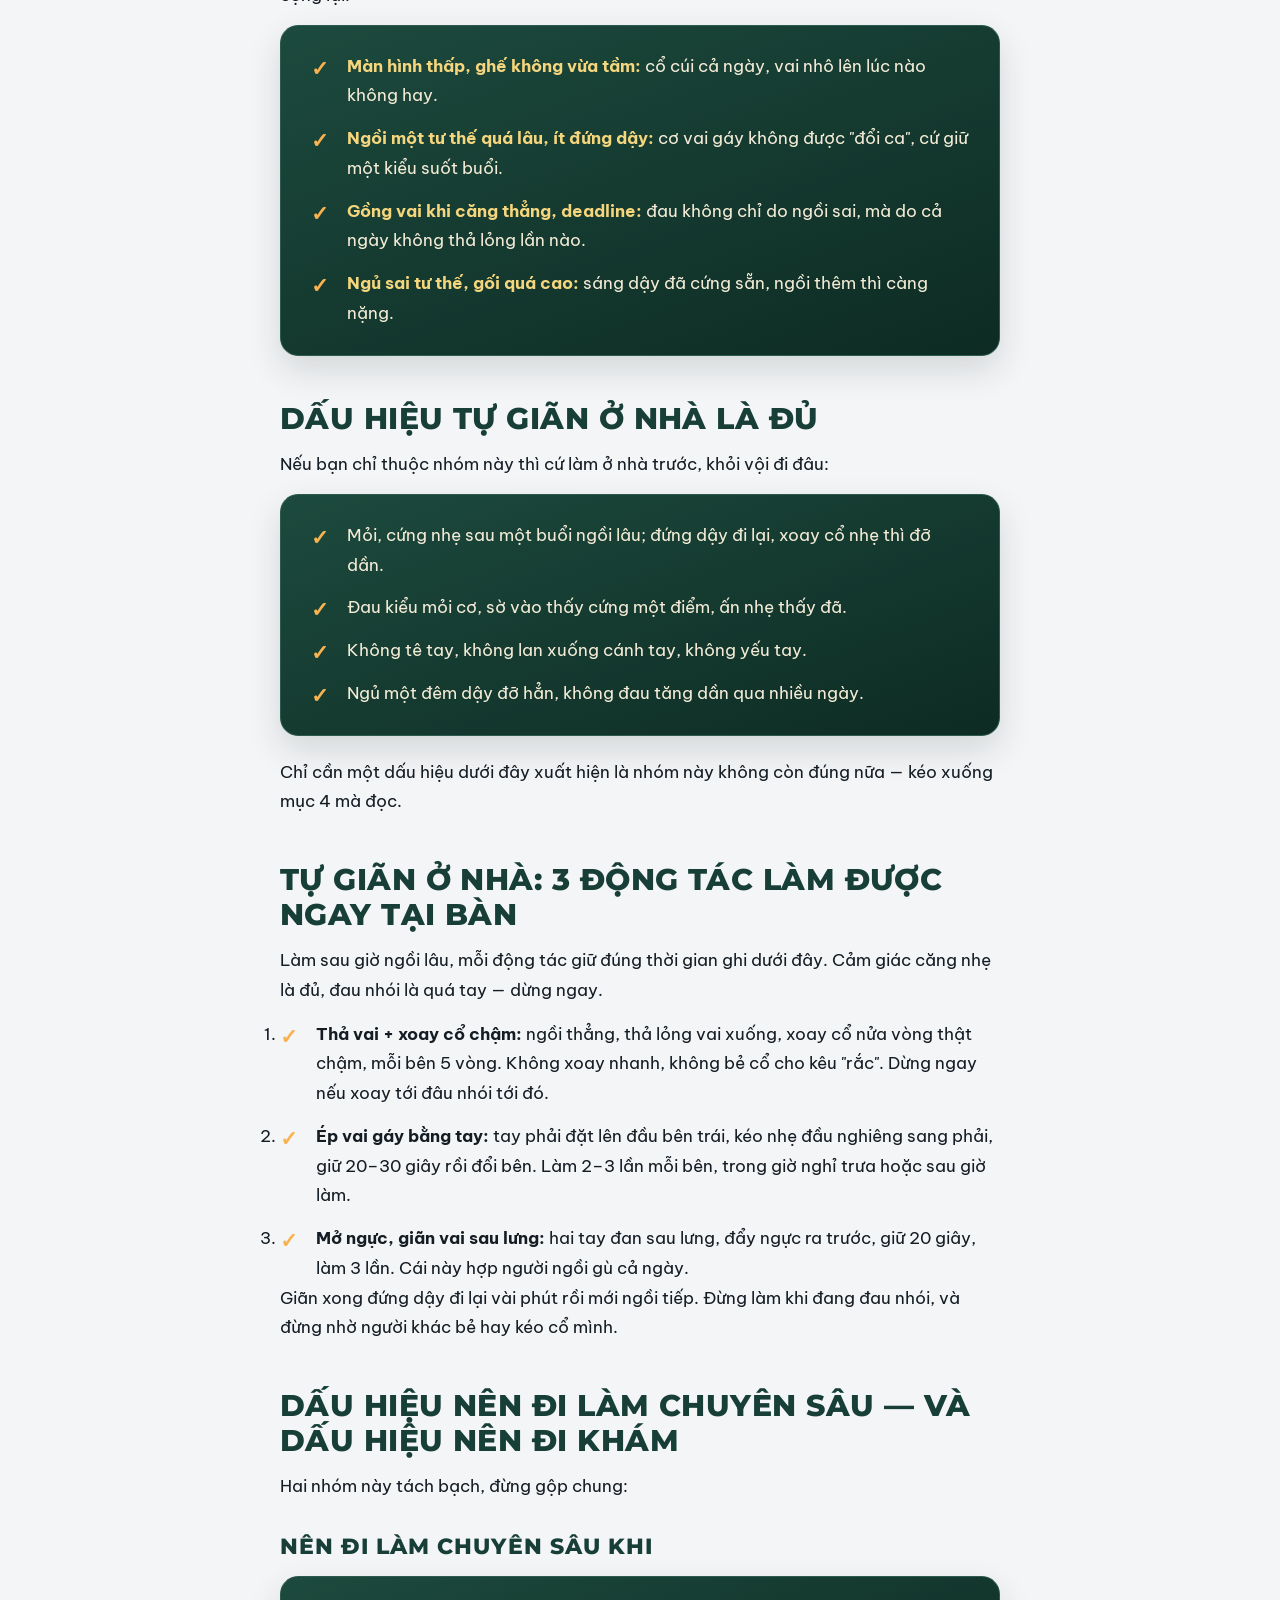
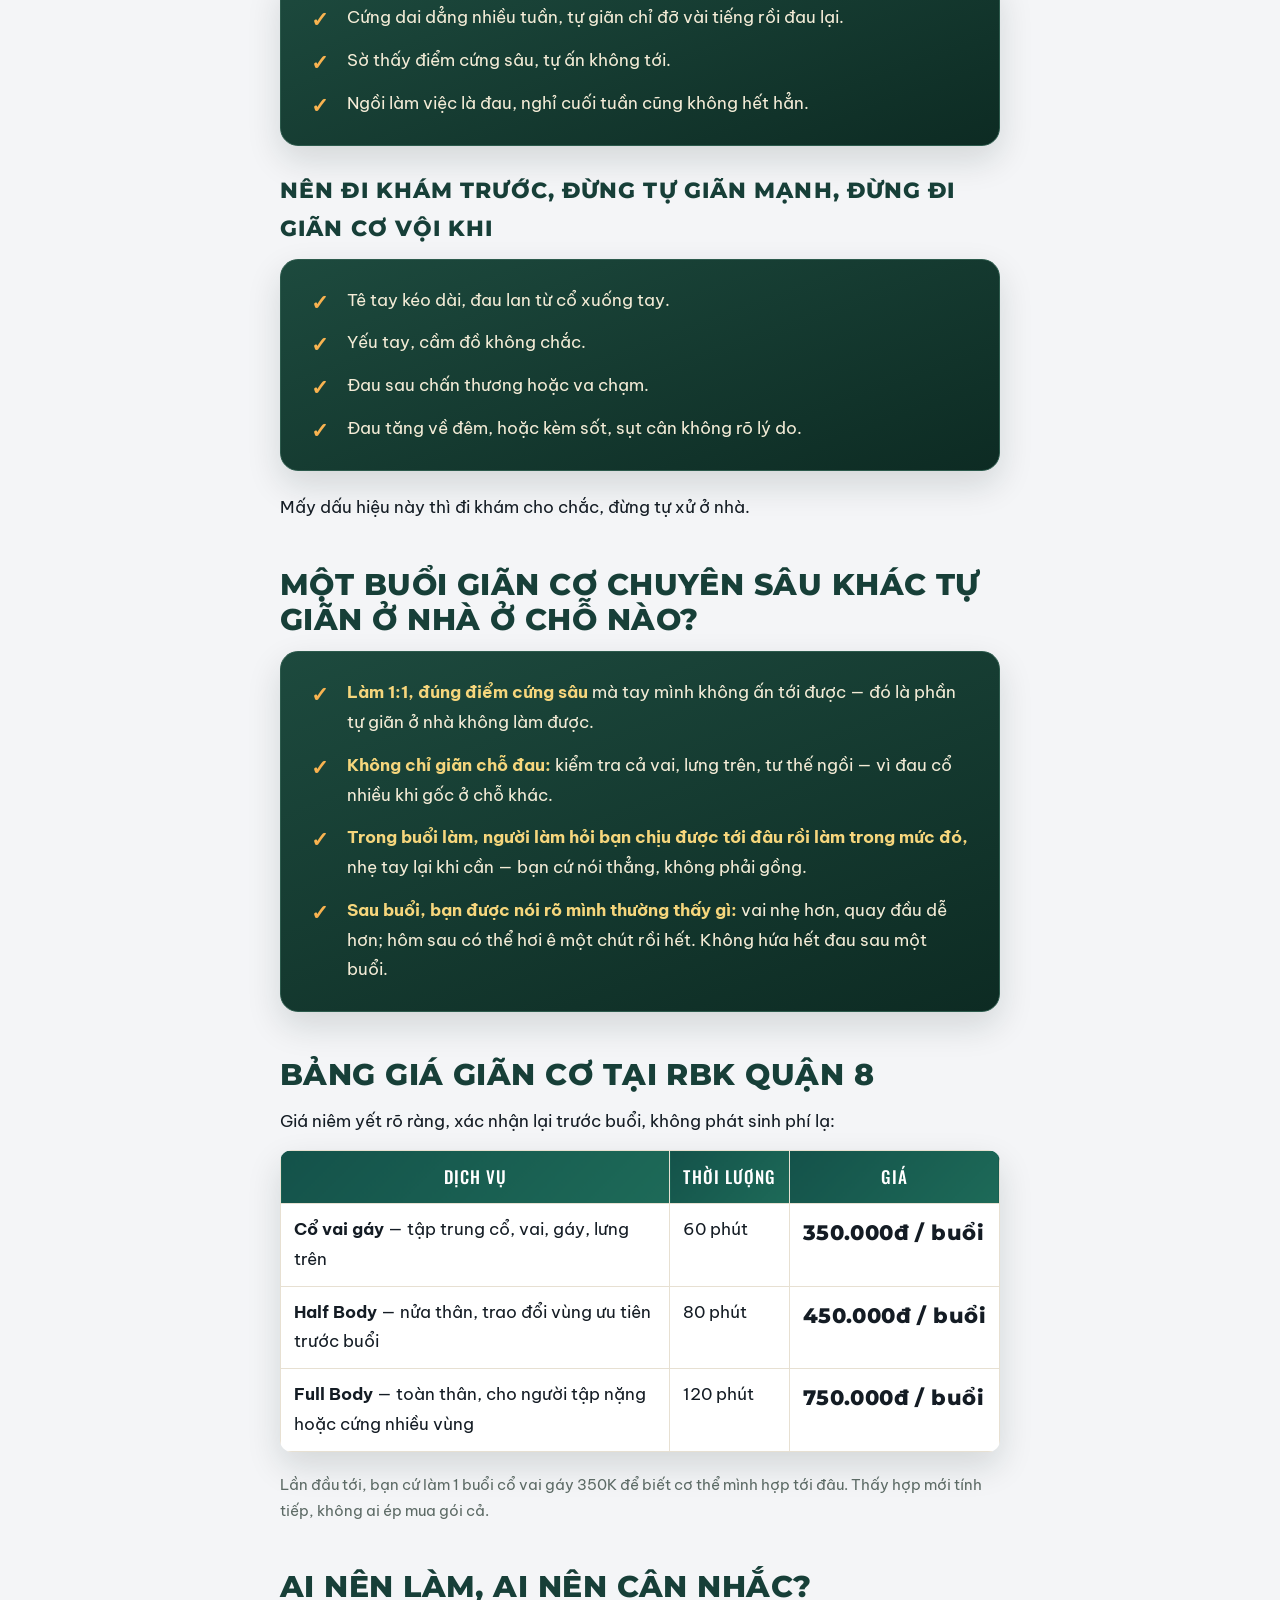
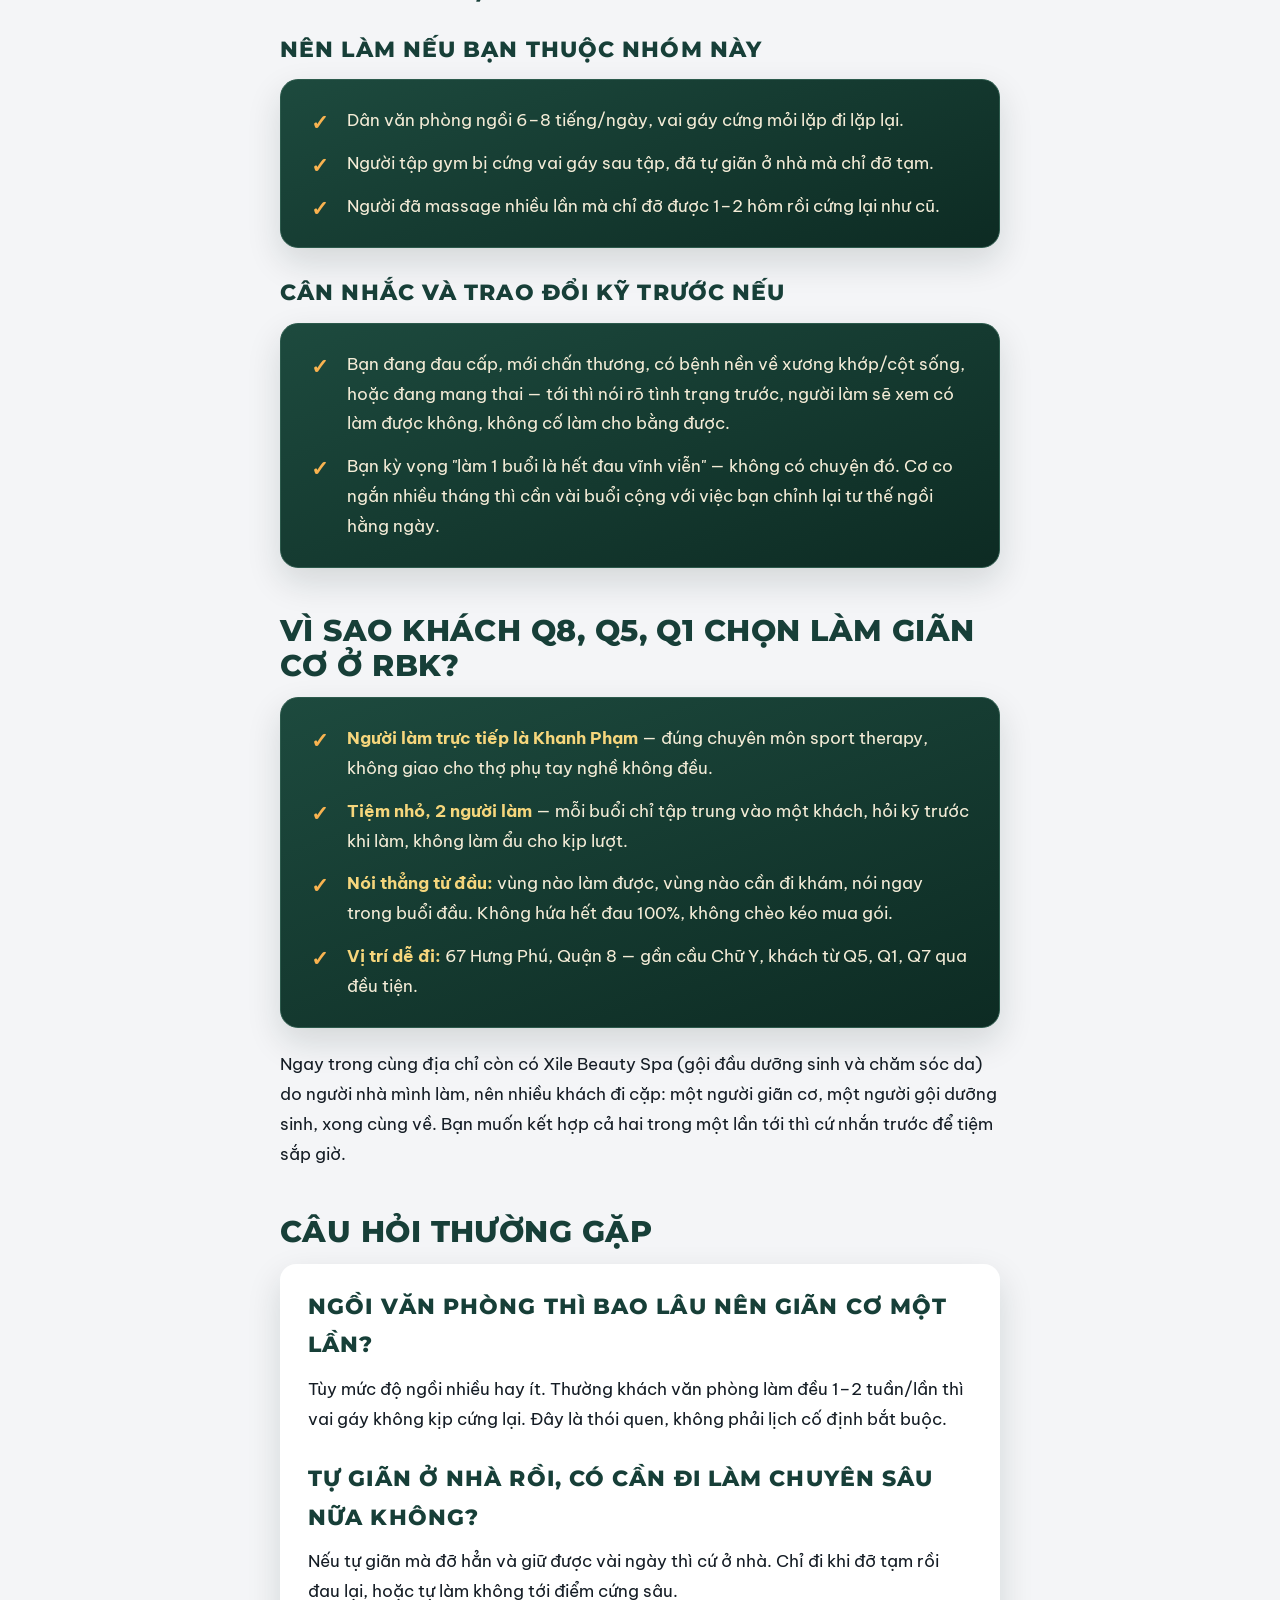
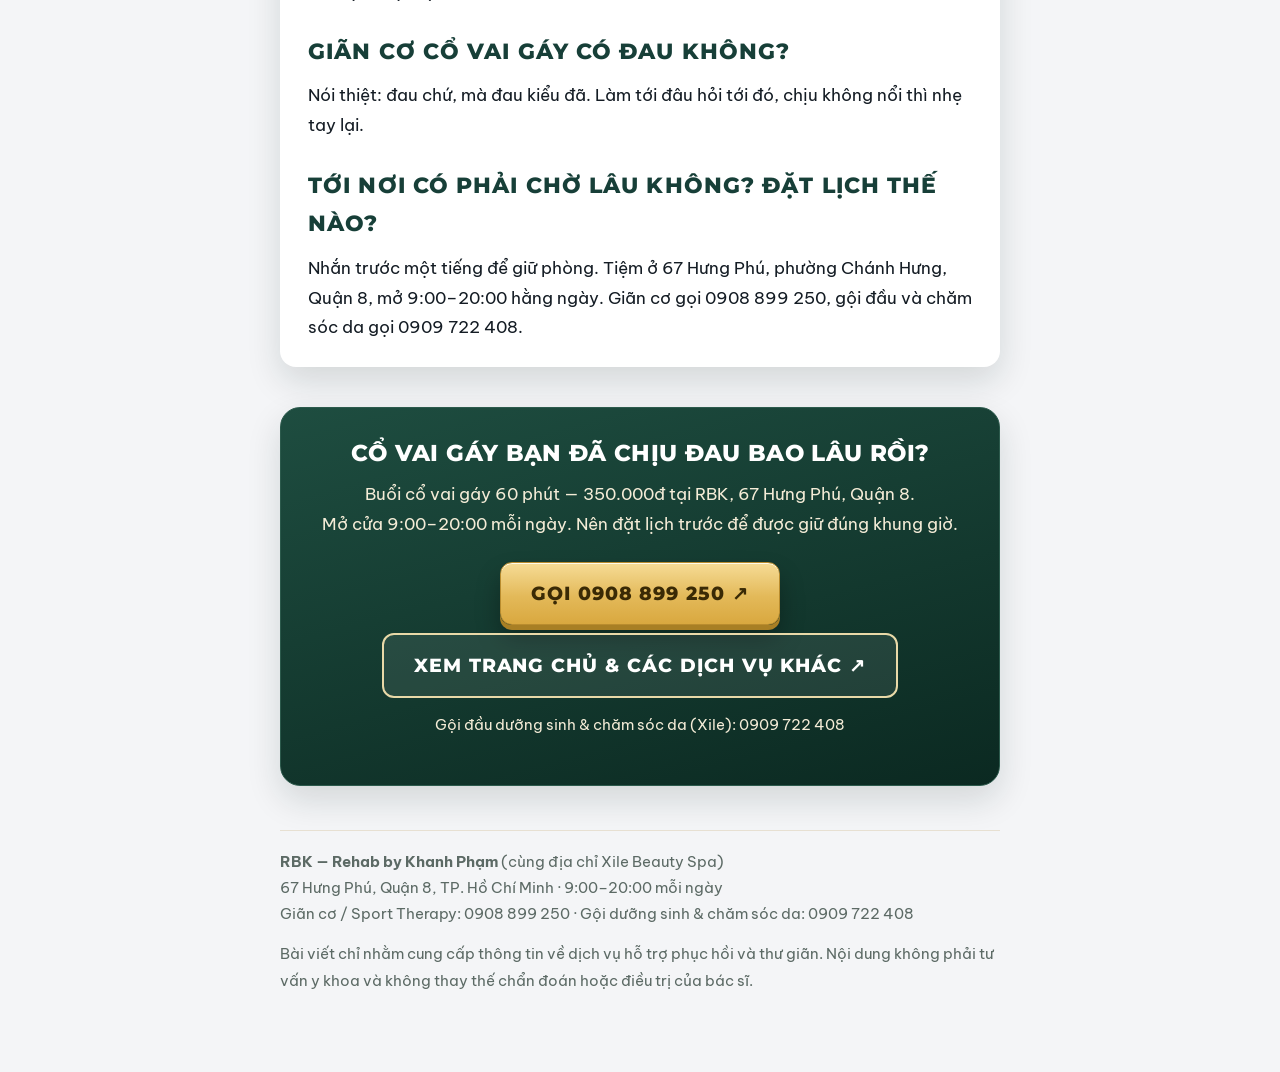
<file: dau-co-vai-gay-do-ngoi-van-phong.html>
<!DOCTYPE html>
<html lang="vi">
<head>
<meta charset="UTF-8">
<meta name="viewport" content="width=device-width, initial-scale=1.0">
<title>Đau Cổ Vai Gáy Do Ngồi Văn Phòng — Tự Giãn Ở Nhà Hay Đi Làm Chuyên Sâu? | RBK Quận 8</title>
<meta name="description" content="Ngồi văn phòng cả ngày, quay đầu nhìn xe mà cổ đau nhói? Bài này nói rõ khi nào tự giãn ở nhà là đủ, khi nào nên đi làm chuyên sâu — và một buổi giãn cơ 60 phút ở RBK, 67 Hưng Phú, Quận 8 diễn ra thế nào. Giá 350K/buổi.">
<link rel="canonical" href="https://khanhphamrehab.github.io/xile-and-rehab/dau-co-vai-gay-do-ngoi-van-phong.html">
<meta property="og:type" content="article">
<meta property="og:title" content="Đau Cổ Vai Gáy Do Ngồi Văn Phòng — Tự Giãn Ở Nhà Hay Đi Làm Chuyên Sâu? | RBK Quận 8">
<meta property="og:description" content="Đau cổ vai gáy do ngồi văn phòng: khi nào tự giãn ở nhà được, khi nào nên đi làm chuyên sâu. RBK, 67 Hưng Phú, Quận 8 — 350.000đ/buổi 60 phút, mở cửa 9:00–20:00 mỗi ngày.">
<meta property="og:url" content="https://khanhphamrehab.github.io/xile-and-rehab/dau-co-vai-gay-do-ngoi-van-phong.html">
<meta property="og:image" content="https://khanhphamrehab.github.io/xile-and-rehab/assets/images/khanh-service.webp">
<meta property="og:locale" content="vi_VN">
<style>
@font-face{font-family:'Montserrat';font-style:normal;font-weight:700 900;font-display:swap;src:url([data-uri]) format('woff2');unicode-range:U+0000-00FF, U+0131, U+0152-0153, U+02BB-02BC, U+02C6, U+02DA, U+02DC, U+0304, U+0308, U+0329, U+2000-206F, U+20AC, U+2122, U+2191, U+2193, U+2212, U+2215, U+FEFF, U+FFFD}
@font-face{font-family:'Montserrat';font-style:normal;font-weight:700 900;font-display:swap;src:url([data-uri]) format('woff2');unicode-range:U+0102-0103, U+0110-0111, U+0128-0129, U+0168-0169, U+01A0-01A1, U+01AF-01B0, U+0300-0301, U+0303-0304, U+0308-0309, U+0323, U+0329, U+1EA0-1EF9, U+20AB}
@font-face{font-family:'Be Vietnam Pro';font-style:normal;font-weight:400;font-display:swap;src:url([data-uri]) format('woff2');unicode-range:U+0000-00FF, U+0131, U+0152-0153, U+02BB-02BC, U+02C6, U+02DA, U+02DC, U+0304, U+0308, U+0329, U+2000-206F, U+20AC, U+2122, U+2191, U+2193, U+2212, U+2215, U+FEFF, U+FFFD}
@font-face{font-family:'Be Vietnam Pro';font-style:normal;font-weight:400;font-display:swap;src:url([data-uri]) format('woff2');unicode-range:U+0102-0103, U+0110-0111, U+0128-0129, U+0168-0169, U+01A0-01A1, U+01AF-01B0, U+0300-0301, U+0303-0304, U+0308-0309, U+0323, U+0329, U+1EA0-1EF9, U+20AB}
@font-face{font-family:'Be Vietnam Pro';font-style:normal;font-weight:500;font-display:swap;src:url([data-uri]) format('woff2');unicode-range:U+0000-00FF, U+0131, U+0152-0153, U+02BB-02BC, U+02C6, U+02DA, U+02DC, U+0304, U+0308, U+0329, U+2000-206F, U+20AC, U+2122, U+2191, U+2193, U+2212, U+2215, U+FEFF, U+FFFD}
@font-face{font-family:'Be Vietnam Pro';font-style:normal;font-weight:500;font-display:swap;src:url([data-uri]) format('woff2');unicode-range:U+0102-0103, U+0110-0111, U+0128-0129, U+0168-0169, U+01A0-01A1, U+01AF-01B0, U+0300-0301, U+0303-0304, U+0308-0309, U+0323, U+0329, U+1EA0-1EF9, U+20AB}
@font-face{font-family:'Be Vietnam Pro';font-style:normal;font-weight:700;font-display:swap;src:url([data-uri]) format('woff2');unicode-range:U+0000-00FF, U+0131, U+0152-0153, U+02BB-02BC, U+02C6, U+02DA, U+02DC, U+0304, U+0308, U+0329, U+2000-206F, U+20AC, U+2122, U+2191, U+2193, U+2212, U+2215, U+FEFF, U+FFFD}
@font-face{font-family:'Be Vietnam Pro';font-style:normal;font-weight:700;font-display:swap;src:url([data-uri]) format('woff2');unicode-range:U+0102-0103, U+0110-0111, U+0128-0129, U+0168-0169, U+01A0-01A1, U+01AF-01B0, U+0300-0301, U+0303-0304, U+0308-0309, U+0323, U+0329, U+1EA0-1EF9, U+20AB}

@font-face{font-family:'Oswald';font-style:normal;font-weight:500;font-display:swap;src:url([data-uri]) format('woff2');unicode-range:U+0102-0103, U+0110-0111, U+0128-0129, U+0168-0169, U+01A0-01A1, U+01AF-01B0, U+0300-0301, U+0303-0304, U+0308-0309, U+0323, U+0329, U+1EA0-1EF9, U+20AB}
@font-face{font-family:'Oswald';font-style:normal;font-weight:500;font-display:swap;src:url([data-uri]) format('woff2');unicode-range:U+0000-00FF, U+0131, U+0152-0153, U+02BB-02BC, U+02C6, U+02DA, U+02DC, U+0304, U+0308, U+0329, U+2000-206F, U+20AC, U+2122, U+2191, U+2193, U+2212, U+2215, U+FEFF, U+FFFD}
</style>
<style>
  :root{--teal:#0d2626;--gold:#f2ac29;--orange:#f2620f;--bg:#f4f5f7;--ink:#141c24;--head:#173f38;--muted:#5c6a65;--card:#ffffff;--line:#e7e0d2;--shadow:0 14px 34px rgba(13,38,38,.14)}
  *{margin:0;padding:0;box-sizing:border-box}
  body{font-family:"Be Vietnam Pro",Arial,sans-serif;background:var(--bg);color:var(--ink);line-height:1.75;font-size:17px}
  h1,h2{font-family:Montserrat,Arial,sans-serif;text-transform:uppercase;letter-spacing:.015em;font-weight:800}
  h3{font-family:"Montserrat",Arial,sans-serif;text-transform:uppercase;letter-spacing:.05em;font-weight:700}
  th,.cta a.btn,header.top .call{font-family:"Montserrat",Arial,sans-serif;text-transform:uppercase;letter-spacing:.05em;font-weight:700}
  .wrap{max-width:760px;margin:0 auto;padding:0 20px 64px}
  header.top{background:var(--teal);color:#fff;padding:14px 20px}
  header.top .in{max-width:760px;margin:0 auto;display:flex;justify-content:space-between;align-items:center;gap:12px;flex-wrap:wrap}
  header.top a{font-family:"Montserrat",Arial,sans-serif;letter-spacing:.05em;text-transform:uppercase;color:#fff;text-decoration:none;font-weight:700}
  .crumb{font-family:"Montserrat",Arial,sans-serif;letter-spacing:.03em}
  header.top .call{background:linear-gradient(180deg,#f6dc96,#e3b959 55%,#d9a83f);color:#3a2a05;padding:9px 18px;border-radius:12px;font-weight:700;border:1px solid #b98c2e;box-shadow:inset 0 1px 0 #fffbe8,0 5px 0 #a87f24,0 14px 24px rgba(0,0,0,.25)}
  header.top .call::after,.cta a.btn::after{content:" ↗";font-weight:900}
  .crumb{font-size:14px;color:var(--muted);padding:18px 0 0}
  .crumb a{color:var(--muted)}
  h1{font-size:37px;line-height:1.12;margin:10px 0 14px;color:var(--head)}
  h2{font-size:30px;line-height:1.15;margin:46px 0 14px;color:var(--head)}
  h3{font-size:22px;margin:26px 0 10px;color:var(--head)}
  p{margin:0 0 14px}
  ul{list-style:none;margin:0 0 22px;padding:26px 30px;background:linear-gradient(160deg,#1d4a3e,#0d2b23);color:#f4ecd7;border:1px solid #2c5a4c;border-radius:18px;box-shadow:var(--shadow)}
  ul strong{color:#f6d67c}
  li{position:relative;padding-left:36px;margin-bottom:13px}
  li:last-child{margin-bottom:0}
  li::before{content:"✓";position:absolute;left:0;top:-1px;font-weight:900;font-size:21px;background:linear-gradient(135deg,#ffd76e,#f28a2e);-webkit-background-clip:text;background-clip:text;-webkit-text-fill-color:transparent;color:transparent}
  .lead{font-size:19px}
  .meta{font-family:"Montserrat",Arial,sans-serif;color:var(--muted);font-size:16px;font-weight:700;letter-spacing:.06em;text-transform:uppercase;margin-bottom:20px}
  figure{margin:22px 0;position:relative}
  figure img.hero-photo{border:4px solid #c9a227;border-radius:100px 18px 18px 18px;box-shadow:var(--shadow)}
  .badge{position:absolute;right:16px;bottom:54px;width:104px;height:104px;border-radius:50%;background:#0d2626;border:3px solid #c9a227;display:flex;align-items:center;justify-content:center;box-shadow:0 10px 22px rgba(0,0,0,.32)}
  .badge img{width:76%;height:auto;display:block}
  .clipbox{max-width:430px;margin:26px auto}
  .clipframe{border:4px solid #c9a227;border-radius:18px;overflow:hidden;box-shadow:var(--shadow);background:#000}
  .clipframe video{width:100%;height:auto;display:block}
  figure img{width:100%;height:auto;border-radius:14px;display:block}
  figcaption{font-family:"Be Vietnam Pro",Arial,sans-serif;font-size:14px;color:var(--muted);text-align:center;margin-top:8px}
  .box{background:var(--card);border-radius:16px;box-shadow:var(--shadow);padding:26px 28px;margin:22px 0}
  .box.gold{border-left:6px solid var(--gold)}
  .faq{background:var(--card);border-radius:16px;box-shadow:var(--shadow);padding:8px 28px 18px;margin:0 0 22px}
  table{width:100%;border-collapse:collapse;margin:14px 0 20px;background:var(--card);box-shadow:var(--shadow);border-radius:12px;overflow:hidden}
  th,td{border:1px solid var(--line);padding:11px 13px;text-align:left;vertical-align:top}
  th{background:linear-gradient(135deg,#14524a,#1d6a58);color:#fff;font-family:Oswald,Arial,sans-serif;font-weight:500;font-size:17px;letter-spacing:.06em;text-align:center;white-space:nowrap}
  .faq h3:first-child{margin-top:16px}
  .price{font-family:"Montserrat",Arial,sans-serif;font-weight:700;font-size:21px;letter-spacing:.02em;white-space:nowrap}
  .cta{background:linear-gradient(165deg,#1e4d40,#0b2921);color:#f4ecd7;border:1px solid #2c5a4c;border-radius:20px;box-shadow:var(--shadow);padding:32px 24px;margin:40px 0 10px;text-align:center}
  .cta h2{color:#fff;margin-top:0;font-size:23px}
  .cta a.btn{display:inline-block;background:linear-gradient(180deg,#f6dc96,#e3b959 55%,#d9a83f);color:#3a2a05;font-weight:800;text-decoration:none;padding:14px 30px;border-radius:12px;margin:8px 6px 0;font-size:19px;border:1px solid #b98c2e;box-shadow:inset 0 1px 0 #fffbe8,0 5px 0 #a87f24,0 14px 24px rgba(0,0,0,.3)}
  .cta a.alt{background:rgba(255,255,255,.08);color:#fff;border:2px solid #e9d9a8;box-shadow:none}
  .faq p{margin-bottom:6px}
  .note{font-size:15px;color:var(--muted)}
  footer{border-top:1px solid var(--line);margin-top:44px;padding-top:18px;font-size:15px;color:var(--muted)}
  a{color:#0f5d5d}
  @media(max-width:560px){h1{font-size:29px}h2{font-size:24px}.cta h2{font-size:22px}.lead{font-size:18px}body{font-size:17px}ul{padding:20px 20px}li{padding-left:32px}}
</style>
<script type="application/ld+json">
{
  "@context": "https://schema.org",
  "@graph": [
    {
      "@type": "Article",
      "headline": "Đau cổ vai gáy do ngồi văn phòng: tự giãn ở nhà được tới đâu, khi nào nên đi làm chuyên sâu",
      "description": "Ngồi văn phòng cả ngày, quay đầu nhìn xe mà cổ đau nhói? Khi nào tự giãn ở nhà là đủ, khi nào nên đi làm chuyên sâu — và một buổi giãn cơ 60 phút ở RBK, 67 Hưng Phú, Quận 8 diễn ra thế nào. Giá 350K/buổi.",
      "image": "https://khanhphamrehab.github.io/xile-and-rehab/assets/images/khanh-service.webp",
      "author": {"@type": "Organization", "name": "RBK — Rehab by Khanh Phạm"},
      "publisher": {"@type": "Organization", "name": "Xile Beauty Spa & RBK"},
      "datePublished": "2026-11-10",
      "dateModified": "2026-11-10",
      "mainEntityOfPage": "https://khanhphamrehab.github.io/xile-and-rehab/dau-co-vai-gay-do-ngoi-van-phong.html",
      "inLanguage": "vi-VN"
    },
    {
      "@type": "Service",
      "name": "Giãn cơ cổ vai gáy",
      "serviceType": "Sport Therapy / Giãn cơ phục hồi",
      "provider": {
        "@type": "DaySpa",
        "name": "Xile Beauty Spa & RBK",
        "address": {"@type": "PostalAddress", "streetAddress": "67 Hưng Phú", "addressLocality": "Quận 8", "addressRegion": "TP. Hồ Chí Minh", "postalCode": "73008", "addressCountry": "VN"},
        "telephone": "+84908899250",
        "openingHours": "Mo-Su 09:00-20:00",
        "url": "https://khanhphamrehab.github.io/xile-and-rehab/"
      },
      "areaServed": ["Quận 8", "Quận 5", "Quận 1", "Quận 7"],
      "offers": {"@type": "Offer", "price": "350000", "priceCurrency": "VND", "description": "Buổi giãn cơ cổ vai gáy 60 phút"}
    },
    {
      "@type": "FAQPage",
      "mainEntity": [
        {"@type": "Question", "name": "Ngồi văn phòng thì bao lâu nên giãn cơ một lần?", "acceptedAnswer": {"@type": "Answer", "text": "Tùy mức độ ngồi nhiều hay ít. Thường khách văn phòng làm đều 1–2 tuần/lần thì vai gáy không kịp cứng lại. Đây là thói quen, không phải lịch cố định bắt buộc."}},
        {"@type": "Question", "name": "Tự giãn ở nhà rồi, có cần đi làm chuyên sâu nữa không?", "acceptedAnswer": {"@type": "Answer", "text": "Nếu tự giãn mà đỡ hẳn và giữ được vài ngày thì cứ ở nhà. Chỉ đi khi đỡ tạm rồi đau lại, hoặc tự làm không tới điểm cứng sâu."}},
        {"@type": "Question", "name": "Giãn cơ cổ vai gáy có đau không?", "acceptedAnswer": {"@type": "Answer", "text": "Nói thiệt: đau chứ, mà đau kiểu đã. Làm tới đâu hỏi tới đó, chịu không nổi thì nhẹ tay lại."}},
        {"@type": "Question", "name": "Tới nơi có phải chờ lâu không? Đặt lịch thế nào?", "acceptedAnswer": {"@type": "Answer", "text": "Nhắn trước một tiếng để giữ phòng. Tiệm ở 67 Hưng Phú, phường Chánh Hưng, Quận 8, mở 9:00–20:00 hằng ngày. Giãn cơ gọi 0908 899 250, gội đầu và chăm sóc da gọi 0909 722 408."}}
      ]
    }
  ]
}
</script>
</head>
<body>
<header class="top">
  <div class="in">
    <span style="display:flex;align-items:center;gap:12px"><img src="LOGO%20KHANH%20MOI.png" alt="Logo RBK — Rehab by Khanh Phạm" style="height:50px;width:auto"><a href="https://khanhphamrehab.github.io/xile-and-rehab/">Xile Beauty Spa × RBK</a></span>
    <a class="call" href="tel:+84908899250">Gọi đặt lịch: 0908 899 250</a>
  </div>
</header>

<div class="wrap">
  <p class="crumb"><a href="https://khanhphamrehab.github.io/xile-and-rehab/">Trang chủ</a> › Đau cổ vai gáy do ngồi văn phòng</p>

  <h1>Đau cổ vai gáy do ngồi văn phòng: tự giãn ở nhà được tới đâu, khi nào nên đi làm chuyên sâu</h1>
  <p class="meta">RBK — Rehab by Khanh Phạm · 67 Hưng Phú, Quận 8 · Cập nhật tháng 11/2026</p>

  <p class="lead">Ngồi máy tính từ sáng tới chiều, vai cứ gồng lên lúc nào không hay. Tới lúc đứng dậy thì cổ cứng, quay đầu nhìn xe mà nhói một cái. Về nhà nằm nghỉ một đêm, sáng mai đỡ một chút — rồi ngồi vào bàn lại đau tiếp.</p>

  <p>Bài này không dọa, chỉ phân ra rõ: cái nào tự làm ở nhà là đủ, cái nào để lâu càng cứng, và khi nào nên để người khác làm giúp. Đọc hết khoảng 5 phút, bạn sẽ rõ: vì sao ngồi văn phòng hay đau cổ vai gáy, 3 động tác tự giãn làm được ngay tại bàn, và dấu hiệu nào thì đừng tự xử ở nhà nữa.</p>

  <figure>
    <img class="hero-photo" src="khanh-lam-vai-gay-bai-2.jpg" alt="Khanh Phạm đang dùng súng massage chăm sóc vùng vai gáy và lưng cho khách tại RBK Quận 8" style="max-height:720px;object-fit:cover;object-position:center 78%" loading="lazy">
    <div class="badge"><img src="LOGO%20KHANH%20MOI.png" alt="Logo RBK"></div>
    <figcaption>Một buổi chăm sóc cổ vai gáy thực tế tại RBK — 67 Hưng Phú, Quận 8. Ảnh thật tại tiệm, không phải ảnh mạng.</figcaption>
  </figure>
  <h2>Vì sao ngồi văn phòng hay đau cổ vai gáy</h2>
  <p>Không phải tự nhiên mà dân văn phòng đau vai gáy nhiều nhất. Thường là mấy cái này cộng lại:</p>
  <ul>
    <li><strong>Màn hình thấp, ghế không vừa tầm:</strong> cổ cúi cả ngày, vai nhô lên lúc nào không hay.</li>
    <li><strong>Ngồi một tư thế quá lâu, ít đứng dậy:</strong> cơ vai gáy không được "đổi ca", cứ giữ một kiểu suốt buổi.</li>
    <li><strong>Gồng vai khi căng thẳng, deadline:</strong> đau không chỉ do ngồi sai, mà do cả ngày không thả lỏng lần nào.</li>
    <li><strong>Ngủ sai tư thế, gối quá cao:</strong> sáng dậy đã cứng sẵn, ngồi thêm thì càng nặng.</li>
  </ul>

  <h2>Dấu hiệu tự giãn ở nhà là đủ</h2>
  <p>Nếu bạn chỉ thuộc nhóm này thì cứ làm ở nhà trước, khỏi vội đi đâu:</p>
  <ul>
    <li>Mỏi, cứng nhẹ sau một buổi ngồi lâu; đứng dậy đi lại, xoay cổ nhẹ thì đỡ dần.</li>
    <li>Đau kiểu mỏi cơ, sờ vào thấy cứng một điểm, ấn nhẹ thấy đã.</li>
    <li>Không tê tay, không lan xuống cánh tay, không yếu tay.</li>
    <li>Ngủ một đêm dậy đỡ hẳn, không đau tăng dần qua nhiều ngày.</li>
  </ul>
  <p>Chỉ cần một dấu hiệu dưới đây xuất hiện là nhóm này không còn đúng nữa — kéo xuống mục 4 mà đọc.</p>

  <h2>Tự giãn ở nhà: 3 động tác làm được ngay tại bàn</h2>
  <p>Làm sau giờ ngồi lâu, mỗi động tác giữ đúng thời gian ghi dưới đây. Cảm giác căng nhẹ là đủ, đau nhói là quá tay — dừng ngay.</p>
  <ol>
    <li><strong>Thả vai + xoay cổ chậm:</strong> ngồi thẳng, thả lỏng vai xuống, xoay cổ nửa vòng thật chậm, mỗi bên 5 vòng. Không xoay nhanh, không bẻ cổ cho kêu "rắc". Dừng ngay nếu xoay tới đâu nhói tới đó.</li>
    <li><strong>Ép vai gáy bằng tay:</strong> tay phải đặt lên đầu bên trái, kéo nhẹ đầu nghiêng sang phải, giữ 20–30 giây rồi đổi bên. Làm 2–3 lần mỗi bên, trong giờ nghỉ trưa hoặc sau giờ làm.</li>
    <li><strong>Mở ngực, giãn vai sau lưng:</strong> hai tay đan sau lưng, đẩy ngực ra trước, giữ 20 giây, làm 3 lần. Cái này hợp người ngồi gù cả ngày.</li>
  </ol>
  <p>Giãn xong đứng dậy đi lại vài phút rồi mới ngồi tiếp. Đừng làm khi đang đau nhói, và đừng nhờ người khác bẻ hay kéo cổ mình.</p>

  <h2>Dấu hiệu nên đi làm chuyên sâu — và dấu hiệu nên đi khám</h2>
  <p>Hai nhóm này tách bạch, đừng gộp chung:</p>
  <h3>Nên đi làm chuyên sâu khi</h3>
  <ul>
    <li>Cứng dai dẳng nhiều tuần, tự giãn chỉ đỡ vài tiếng rồi đau lại.</li>
    <li>Sờ thấy điểm cứng sâu, tự ấn không tới.</li>
    <li>Ngồi làm việc là đau, nghỉ cuối tuần cũng không hết hẳn.</li>
  </ul>
  <h3>Nên đi khám trước, đừng tự giãn mạnh, đừng đi giãn cơ vội khi</h3>
  <ul>
    <li>Tê tay kéo dài, đau lan từ cổ xuống tay.</li>
    <li>Yếu tay, cầm đồ không chắc.</li>
    <li>Đau sau chấn thương hoặc va chạm.</li>
    <li>Đau tăng về đêm, hoặc kèm sốt, sụt cân không rõ lý do.</li>
  </ul>
  <p>Mấy dấu hiệu này thì đi khám cho chắc, đừng tự xử ở nhà.</p>

  <h2>Một buổi giãn cơ chuyên sâu khác tự giãn ở nhà ở chỗ nào?</h2>
  <ul>
    <li><strong>Làm 1:1, đúng điểm cứng sâu</strong> mà tay mình không ấn tới được — đó là phần tự giãn ở nhà không làm được.</li>
    <li><strong>Không chỉ giãn chỗ đau:</strong> kiểm tra cả vai, lưng trên, tư thế ngồi — vì đau cổ nhiều khi gốc ở chỗ khác.</li>
    <li><strong>Trong buổi làm, người làm hỏi bạn chịu được tới đâu rồi làm trong mức đó,</strong> nhẹ tay lại khi cần — bạn cứ nói thẳng, không phải gồng.</li>
    <li><strong>Sau buổi, bạn được nói rõ mình thường thấy gì:</strong> vai nhẹ hơn, quay đầu dễ hơn; hôm sau có thể hơi ê một chút rồi hết. Không hứa hết đau sau một buổi.</li>
  </ul>

  <h2>Bảng giá giãn cơ tại RBK Quận 8</h2>
  <p>Giá niêm yết rõ ràng, xác nhận lại trước buổi, không phát sinh phí lạ:</p>
  <table>
    <tr><th>Dịch vụ</th><th>Thời lượng</th><th>Giá</th></tr>
    <tr><td><strong>Cổ vai gáy</strong> — tập trung cổ, vai, gáy, lưng trên</td><td>60 phút</td><td class="price">350.000đ / buổi</td></tr>
    <tr><td><strong>Half Body</strong> — nửa thân, trao đổi vùng ưu tiên trước buổi</td><td>80 phút</td><td class="price">450.000đ / buổi</td></tr>
    <tr><td><strong>Full Body</strong> — toàn thân, cho người tập nặng hoặc cứng nhiều vùng</td><td>120 phút</td><td class="price">750.000đ / buổi</td></tr>
  </table>
  <p class="note">Lần đầu tới, bạn cứ làm 1 buổi cổ vai gáy 350K để biết cơ thể mình hợp tới đâu. Thấy hợp mới tính tiếp, không ai ép mua gói cả.</p>

  <h2>Ai nên làm, ai nên cân nhắc?</h2>
  <h3>Nên làm nếu bạn thuộc nhóm này</h3>
  <ul>
    <li>Dân văn phòng ngồi 6–8 tiếng/ngày, vai gáy cứng mỏi lặp đi lặp lại.</li>
    <li>Người tập gym bị cứng vai gáy sau tập, đã tự giãn ở nhà mà chỉ đỡ tạm.</li>
    <li>Người đã massage nhiều lần mà chỉ đỡ được 1–2 hôm rồi cứng lại như cũ.</li>
  </ul>
  <h3>Cân nhắc và trao đổi kỹ trước nếu</h3>
  <ul>
    <li>Bạn đang đau cấp, mới chấn thương, có bệnh nền về xương khớp/cột sống, hoặc đang mang thai — tới thì nói rõ tình trạng trước, người làm sẽ xem có làm được không, không cố làm cho bằng được.</li>
    <li>Bạn kỳ vọng "làm 1 buổi là hết đau vĩnh viễn" — không có chuyện đó. Cơ co ngắn nhiều tháng thì cần vài buổi cộng với việc bạn chỉnh lại tư thế ngồi hằng ngày.</li>
  </ul>

  <h2>Vì sao khách Q8, Q5, Q1 chọn làm giãn cơ ở RBK?</h2>
  <ul>
    <li><strong>Người làm trực tiếp là Khanh Phạm</strong> — đúng chuyên môn sport therapy, không giao cho thợ phụ tay nghề không đều.</li>
    <li><strong>Tiệm nhỏ, 2 người làm</strong> — mỗi buổi chỉ tập trung vào một khách, hỏi kỹ trước khi làm, không làm ẩu cho kịp lượt.</li>
    <li><strong>Nói thẳng từ đầu:</strong> vùng nào làm được, vùng nào cần đi khám, nói ngay trong buổi đầu. Không hứa hết đau 100%, không chèo kéo mua gói.</li>
    <li><strong>Vị trí dễ đi:</strong> 67 Hưng Phú, Quận 8 — gần cầu Chữ Y, khách từ Q5, Q1, Q7 qua đều tiện.</li>
  </ul>
  <p>Ngay trong cùng địa chỉ còn có Xile Beauty Spa (gội đầu dưỡng sinh và chăm sóc da) do người nhà mình làm, nên nhiều khách đi cặp: một người giãn cơ, một người gội dưỡng sinh, xong cùng về. Bạn muốn kết hợp cả hai trong một lần tới thì cứ nhắn trước để tiệm sắp giờ.</p>

  <h2>Câu hỏi thường gặp</h2>
  <div class="faq">
    <h3>Ngồi văn phòng thì bao lâu nên giãn cơ một lần?</h3>
    <p>Tùy mức độ ngồi nhiều hay ít. Thường khách văn phòng làm đều 1–2 tuần/lần thì vai gáy không kịp cứng lại. Đây là thói quen, không phải lịch cố định bắt buộc.</p>
    <h3>Tự giãn ở nhà rồi, có cần đi làm chuyên sâu nữa không?</h3>
    <p>Nếu tự giãn mà đỡ hẳn và giữ được vài ngày thì cứ ở nhà. Chỉ đi khi đỡ tạm rồi đau lại, hoặc tự làm không tới điểm cứng sâu.</p>
    <h3>Giãn cơ cổ vai gáy có đau không?</h3>
    <p>Nói thiệt: đau chứ, mà đau kiểu đã. Làm tới đâu hỏi tới đó, chịu không nổi thì nhẹ tay lại.</p>
    <h3>Tới nơi có phải chờ lâu không? Đặt lịch thế nào?</h3>
    <p>Nhắn trước một tiếng để giữ phòng. Tiệm ở 67 Hưng Phú, phường Chánh Hưng, Quận 8, mở 9:00–20:00 hằng ngày. Giãn cơ gọi 0908 899 250, gội đầu và chăm sóc da gọi 0909 722 408.</p>
  </div>

  <div class="cta">
    <h2>Cổ vai gáy bạn đã chịu đau bao lâu rồi?</h2>
    <p>Buổi cổ vai gáy 60 phút — 350.000đ tại RBK, 67 Hưng Phú, Quận 8.<br>Mở cửa 9:00–20:00 mỗi ngày. Nên đặt lịch trước để được giữ đúng khung giờ.</p>
    <a class="btn" href="tel:+84908899250">Gọi 0908 899 250</a>
    <a class="btn alt" href="https://khanhphamrehab.github.io/xile-and-rehab/">Xem trang chủ &amp; các dịch vụ khác</a>
    <p style="margin-top:14px;font-size:15px">Gội đầu dưỡng sinh &amp; chăm sóc da (Xile): 0909 722 408</p>
  </div>

  <footer>
    <p><strong>RBK — Rehab by Khanh Phạm</strong> (cùng địa chỉ Xile Beauty Spa)<br>
    67 Hưng Phú, Quận 8, TP. Hồ Chí Minh · 9:00–20:00 mỗi ngày<br>
    Giãn cơ / Sport Therapy: 0908 899 250 · Gội dưỡng sinh &amp; chăm sóc da: 0909 722 408</p>
    <p class="note">Bài viết chỉ nhằm cung cấp thông tin về dịch vụ hỗ trợ phục hồi và thư giãn. Nội dung không phải tư vấn y khoa và không thay thế chẩn đoán hoặc điều trị của bác sĩ.</p>
  </footer>
</div>
</body>
</html>
</file>
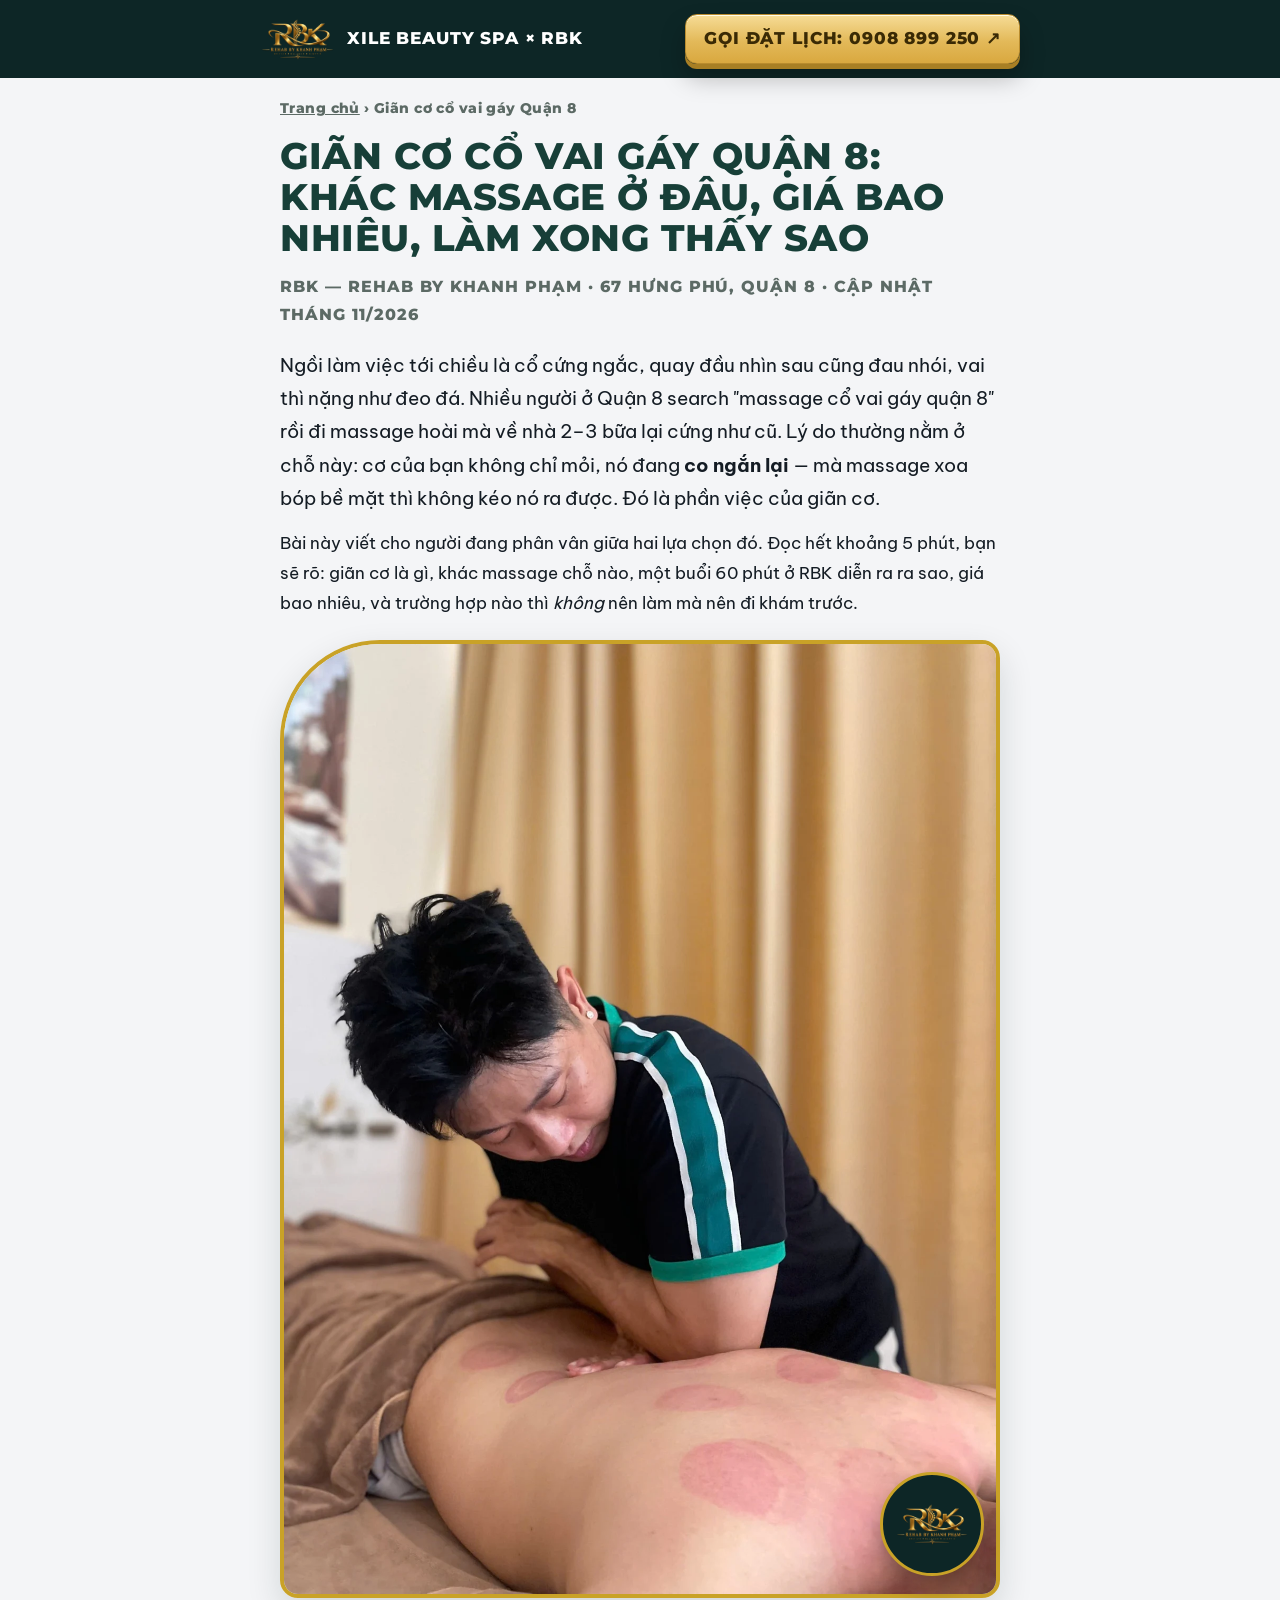
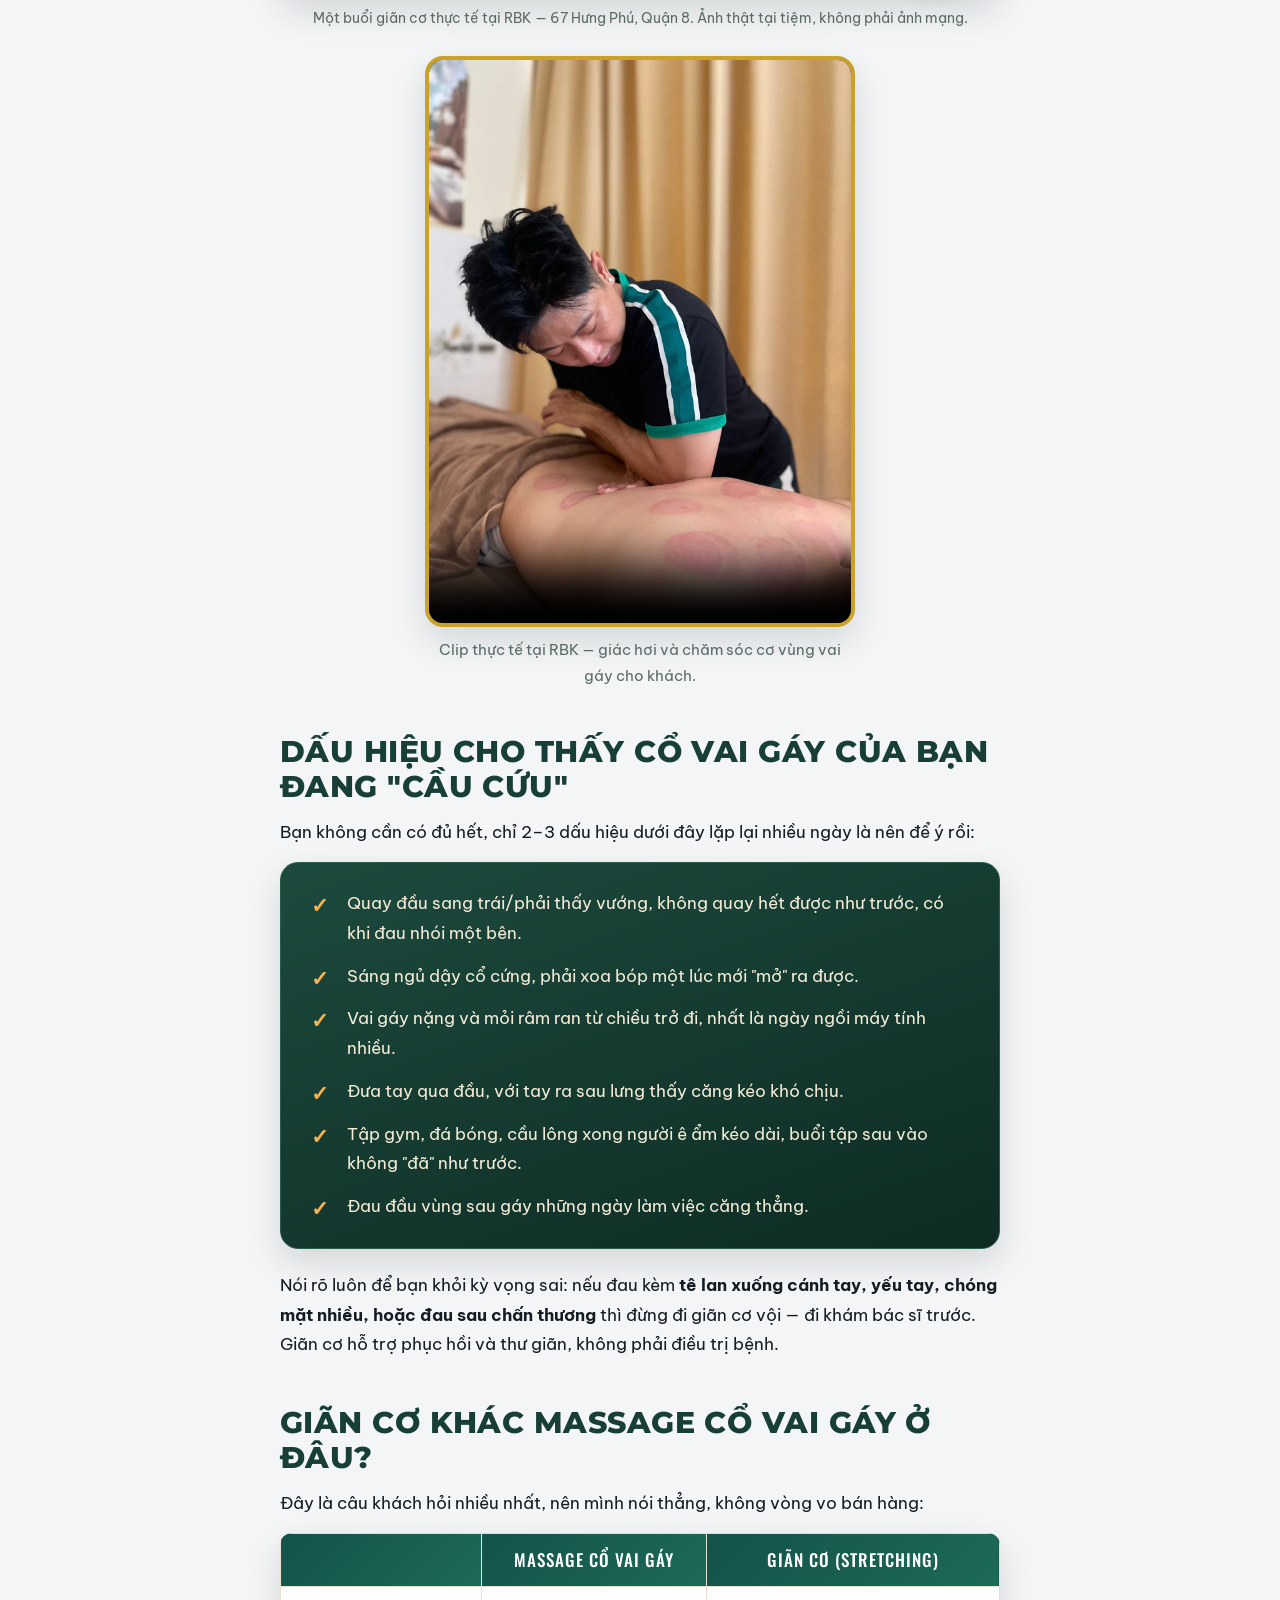
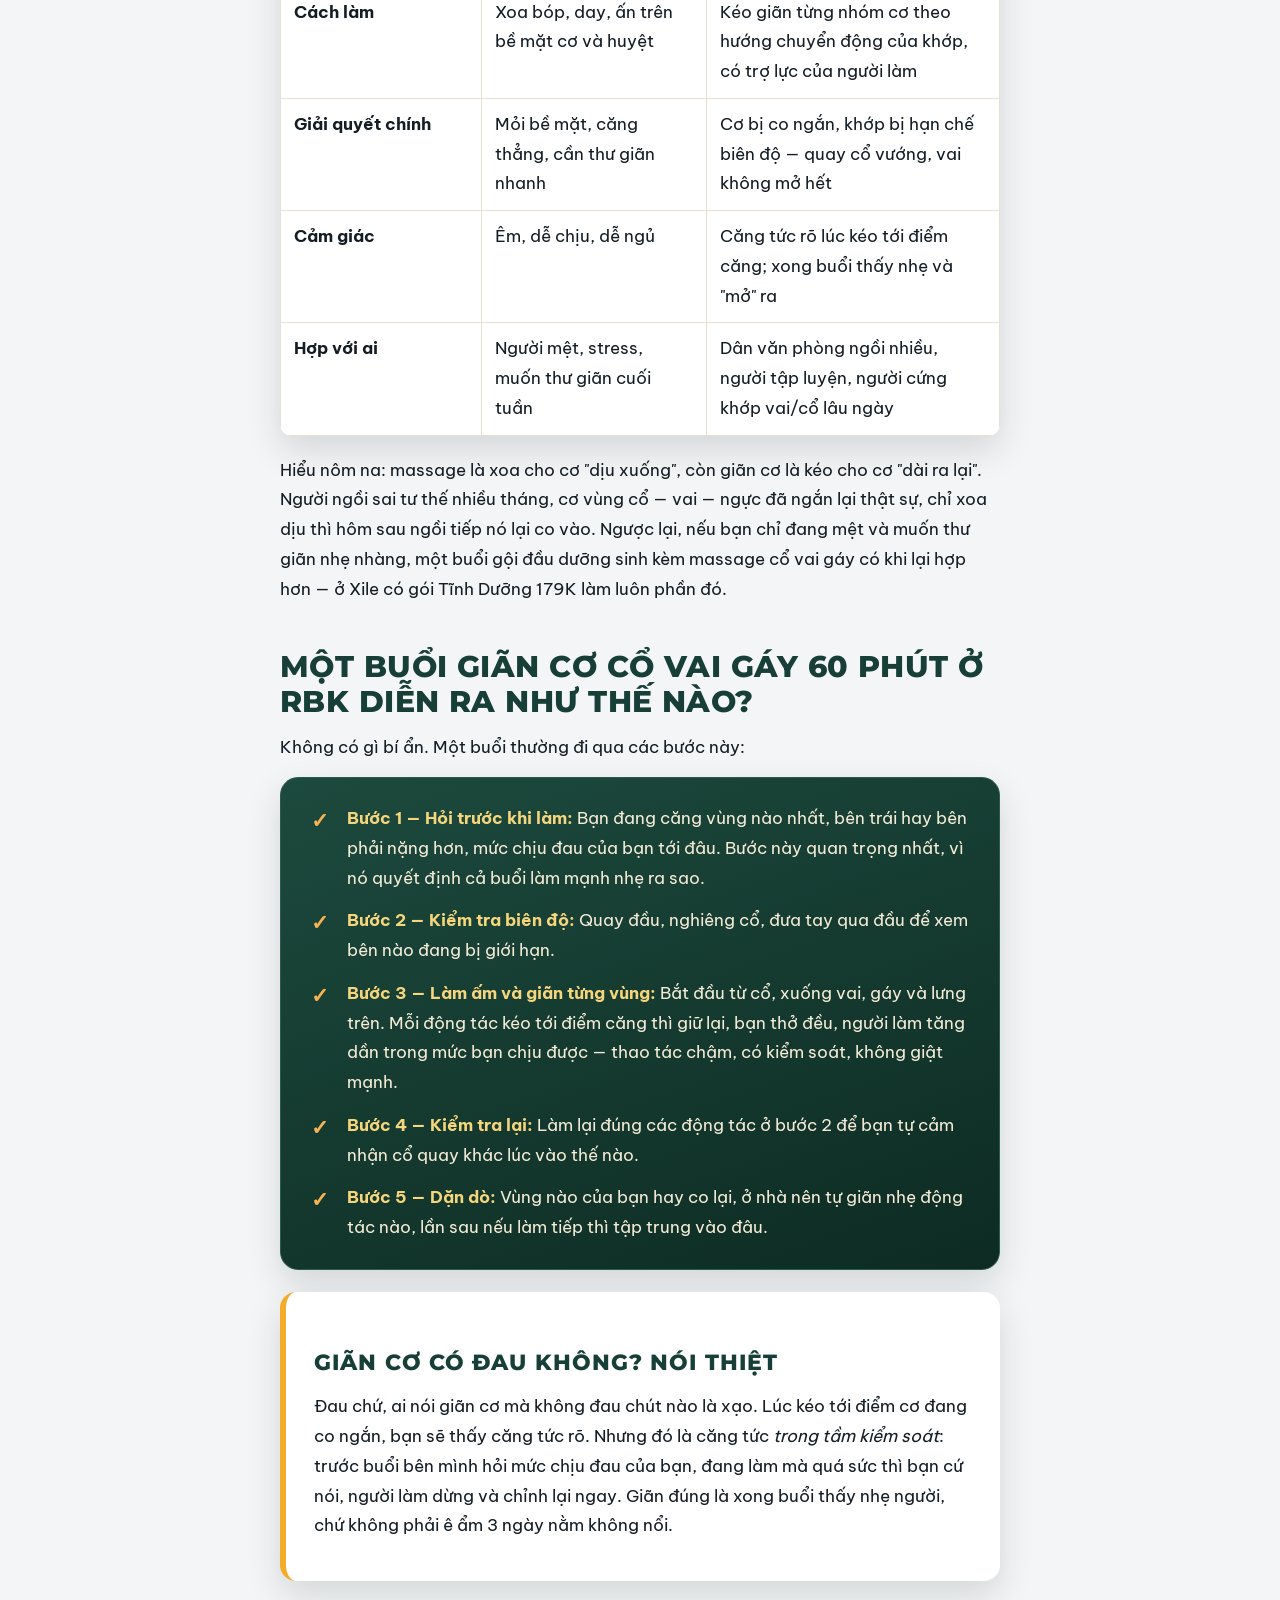
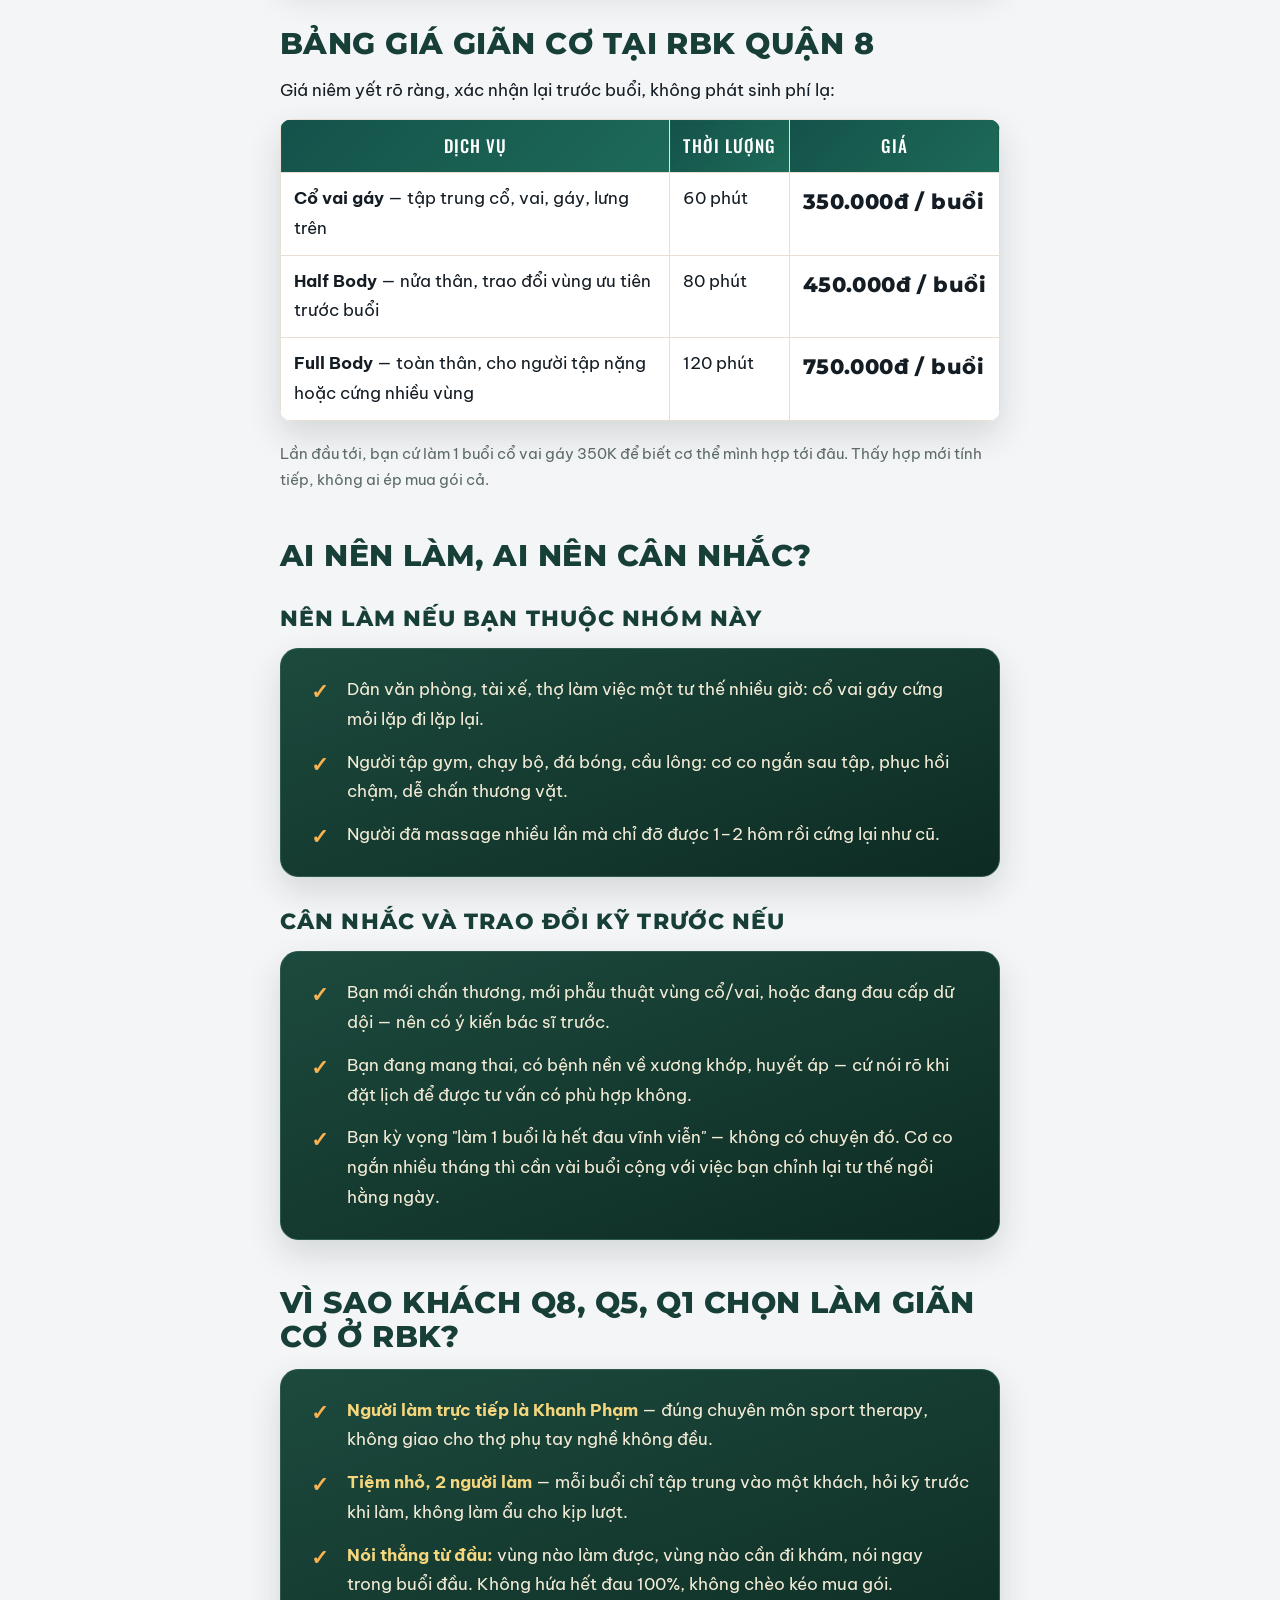
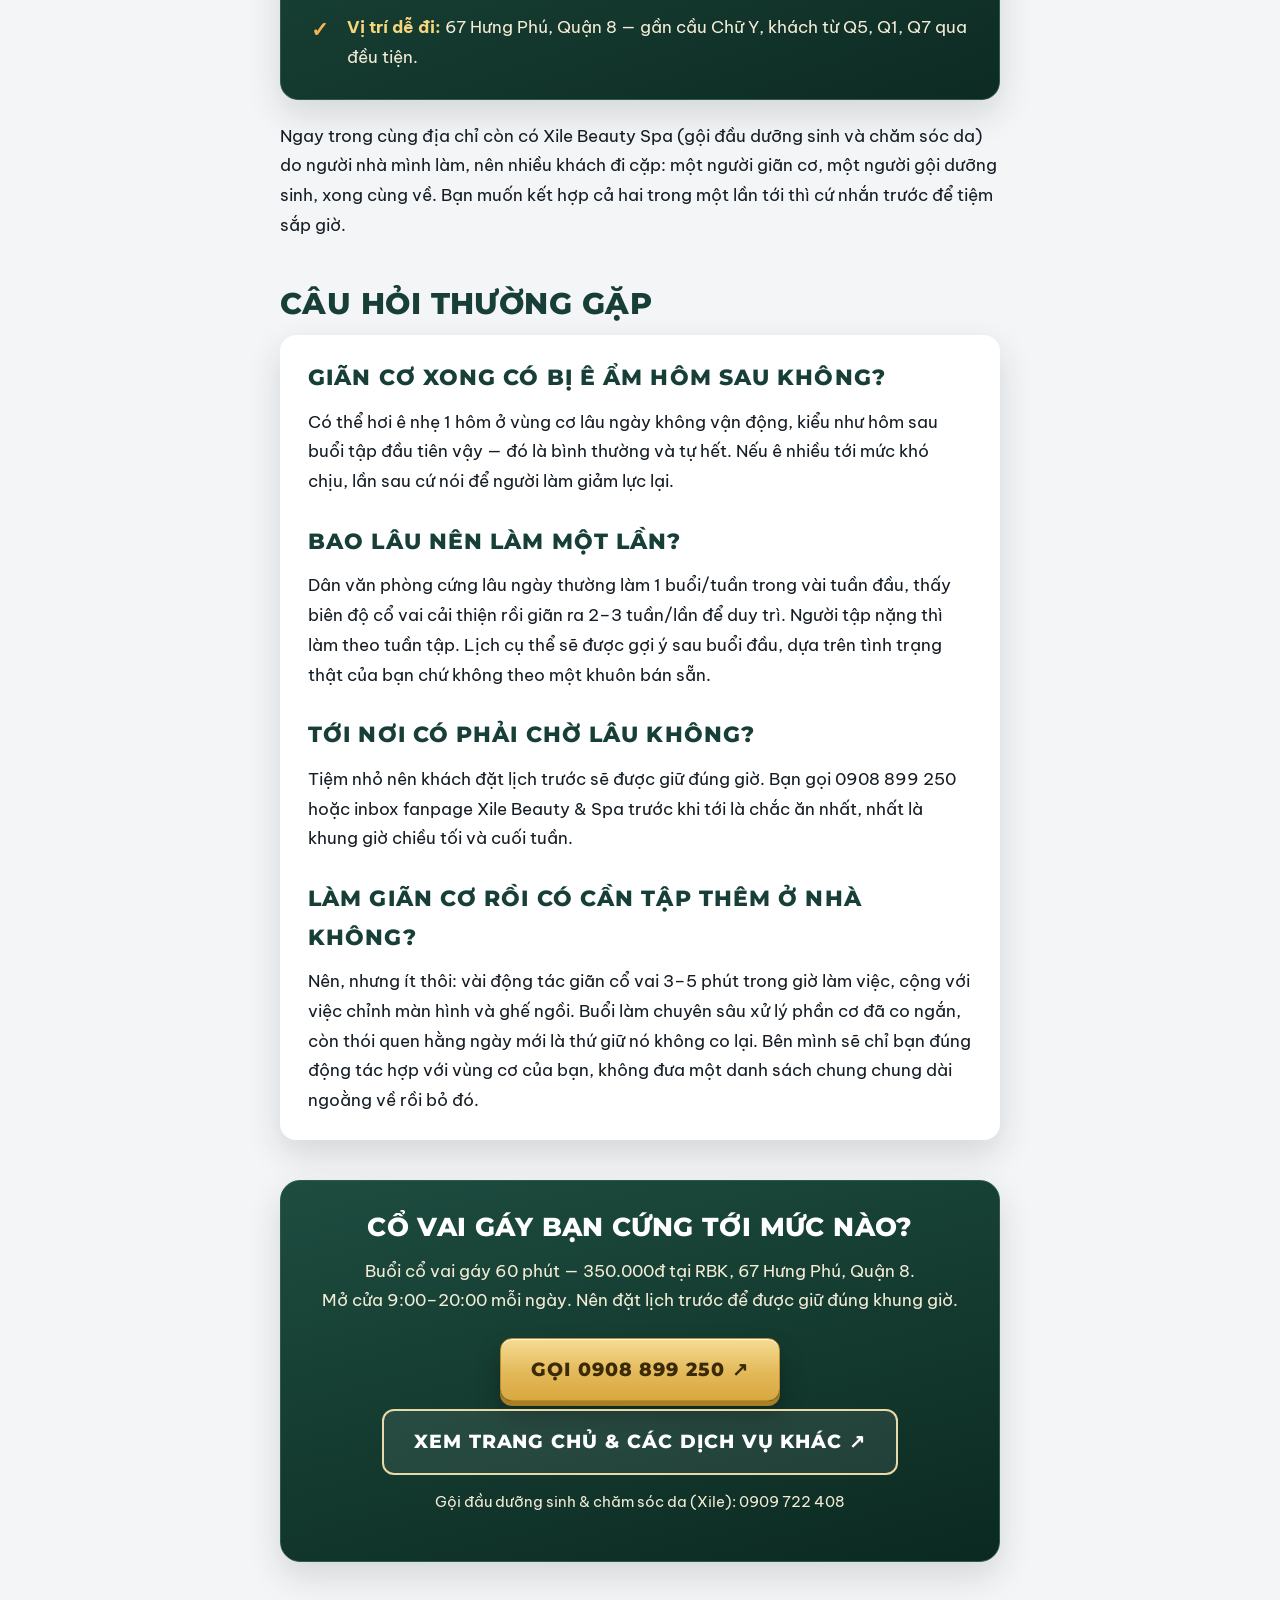
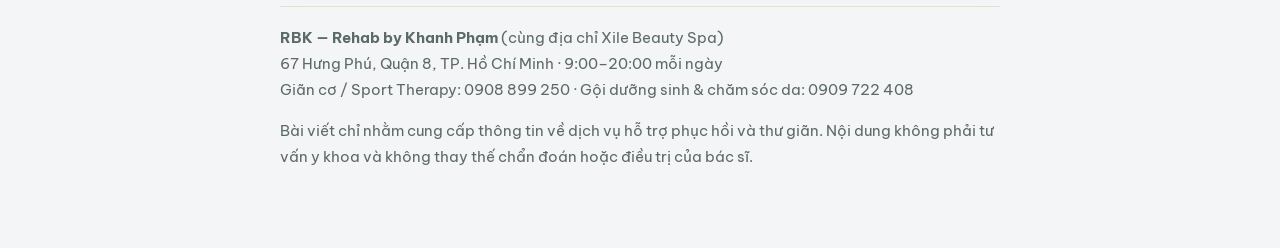
<file: gian-co-co-vai-gay-quan-8.html>
<!DOCTYPE html>
<html lang="vi">
<head>
<meta charset="UTF-8">
<meta name="viewport" content="width=device-width, initial-scale=1.0">
<title>Giãn Cơ Cổ Vai Gáy Quận 8 — 350K/60 Phút | RBK Rehab by Khanh Phạm</title>
<meta name="description" content="Giãn cơ cổ vai gáy tại 67 Hưng Phú, Quận 8: 350.000đ/buổi 60 phút, thực hiện trực tiếp bởi Khanh Phạm. Khác massage ở đâu, quy trình thế nào, ai nên làm — đọc hết ở đây.">
<link rel="canonical" href="https://khanhphamrehab.github.io/xile-and-rehab/gian-co-co-vai-gay-quan-8.html">
<meta property="og:type" content="article">
<meta property="og:title" content="Giãn Cơ Cổ Vai Gáy Quận 8 — 350K/60 Phút | RBK Rehab by Khanh Phạm">
<meta property="og:description" content="Giãn cơ cổ vai gáy tại RBK, 67 Hưng Phú, Quận 8 — thực hiện trực tiếp bởi Khanh Phạm. Giá rõ ràng 350.000đ/buổi 60 phút, mở cửa 9:00–20:00 mỗi ngày.">
<meta property="og:url" content="https://khanhphamrehab.github.io/xile-and-rehab/gian-co-co-vai-gay-quan-8.html">
<meta property="og:image" content="https://khanhphamrehab.github.io/xile-and-rehab/assets/images/khanh-service.webp">
<meta property="og:locale" content="vi_VN">
<style>
@font-face{font-family:'Montserrat';font-style:normal;font-weight:700 900;font-display:swap;src:url([data-uri]) format('woff2');unicode-range:U+0000-00FF, U+0131, U+0152-0153, U+02BB-02BC, U+02C6, U+02DA, U+02DC, U+0304, U+0308, U+0329, U+2000-206F, U+20AC, U+2122, U+2191, U+2193, U+2212, U+2215, U+FEFF, U+FFFD}
@font-face{font-family:'Montserrat';font-style:normal;font-weight:700 900;font-display:swap;src:url([data-uri]) format('woff2');unicode-range:U+0102-0103, U+0110-0111, U+0128-0129, U+0168-0169, U+01A0-01A1, U+01AF-01B0, U+0300-0301, U+0303-0304, U+0308-0309, U+0323, U+0329, U+1EA0-1EF9, U+20AB}
@font-face{font-family:'Be Vietnam Pro';font-style:normal;font-weight:400;font-display:swap;src:url([data-uri]) format('woff2');unicode-range:U+0000-00FF, U+0131, U+0152-0153, U+02BB-02BC, U+02C6, U+02DA, U+02DC, U+0304, U+0308, U+0329, U+2000-206F, U+20AC, U+2122, U+2191, U+2193, U+2212, U+2215, U+FEFF, U+FFFD}
@font-face{font-family:'Be Vietnam Pro';font-style:normal;font-weight:400;font-display:swap;src:url([data-uri]) format('woff2');unicode-range:U+0102-0103, U+0110-0111, U+0128-0129, U+0168-0169, U+01A0-01A1, U+01AF-01B0, U+0300-0301, U+0303-0304, U+0308-0309, U+0323, U+0329, U+1EA0-1EF9, U+20AB}
@font-face{font-family:'Be Vietnam Pro';font-style:normal;font-weight:500;font-display:swap;src:url([data-uri]) format('woff2');unicode-range:U+0000-00FF, U+0131, U+0152-0153, U+02BB-02BC, U+02C6, U+02DA, U+02DC, U+0304, U+0308, U+0329, U+2000-206F, U+20AC, U+2122, U+2191, U+2193, U+2212, U+2215, U+FEFF, U+FFFD}
@font-face{font-family:'Be Vietnam Pro';font-style:normal;font-weight:500;font-display:swap;src:url([data-uri]) format('woff2');unicode-range:U+0102-0103, U+0110-0111, U+0128-0129, U+0168-0169, U+01A0-01A1, U+01AF-01B0, U+0300-0301, U+0303-0304, U+0308-0309, U+0323, U+0329, U+1EA0-1EF9, U+20AB}
@font-face{font-family:'Be Vietnam Pro';font-style:normal;font-weight:700;font-display:swap;src:url([data-uri]) format('woff2');unicode-range:U+0000-00FF, U+0131, U+0152-0153, U+02BB-02BC, U+02C6, U+02DA, U+02DC, U+0304, U+0308, U+0329, U+2000-206F, U+20AC, U+2122, U+2191, U+2193, U+2212, U+2215, U+FEFF, U+FFFD}
@font-face{font-family:'Be Vietnam Pro';font-style:normal;font-weight:700;font-display:swap;src:url([data-uri]) format('woff2');unicode-range:U+0102-0103, U+0110-0111, U+0128-0129, U+0168-0169, U+01A0-01A1, U+01AF-01B0, U+0300-0301, U+0303-0304, U+0308-0309, U+0323, U+0329, U+1EA0-1EF9, U+20AB}

@font-face{font-family:'Oswald';font-style:normal;font-weight:500;font-display:swap;src:url([data-uri]) format('woff2');unicode-range:U+0102-0103, U+0110-0111, U+0128-0129, U+0168-0169, U+01A0-01A1, U+01AF-01B0, U+0300-0301, U+0303-0304, U+0308-0309, U+0323, U+0329, U+1EA0-1EF9, U+20AB}
@font-face{font-family:'Oswald';font-style:normal;font-weight:500;font-display:swap;src:url([data-uri]) format('woff2');unicode-range:U+0000-00FF, U+0131, U+0152-0153, U+02BB-02BC, U+02C6, U+02DA, U+02DC, U+0304, U+0308, U+0329, U+2000-206F, U+20AC, U+2122, U+2191, U+2193, U+2212, U+2215, U+FEFF, U+FFFD}
</style>
<style>
  :root{--teal:#0d2626;--gold:#f2ac29;--orange:#f2620f;--bg:#f4f5f7;--ink:#141c24;--head:#173f38;--muted:#5c6a65;--card:#ffffff;--line:#e7e0d2;--shadow:0 14px 34px rgba(13,38,38,.14)}
  *{margin:0;padding:0;box-sizing:border-box}
  body{font-family:"Be Vietnam Pro",Arial,sans-serif;background:var(--bg);color:var(--ink);line-height:1.75;font-size:17px}
  h1,h2{font-family:Montserrat,Arial,sans-serif;text-transform:uppercase;letter-spacing:.015em;font-weight:800}
  h3{font-family:"Montserrat",Arial,sans-serif;text-transform:uppercase;letter-spacing:.05em;font-weight:700}
  th,.cta a.btn,header.top .call{font-family:"Montserrat",Arial,sans-serif;text-transform:uppercase;letter-spacing:.05em;font-weight:700}
  .wrap{max-width:760px;margin:0 auto;padding:0 20px 64px}
  header.top{background:var(--teal);color:#fff;padding:14px 20px}
  header.top .in{max-width:760px;margin:0 auto;display:flex;justify-content:space-between;align-items:center;gap:12px;flex-wrap:wrap}
  header.top a{font-family:"Montserrat",Arial,sans-serif;letter-spacing:.05em;text-transform:uppercase;color:#fff;text-decoration:none;font-weight:700}
  .crumb{font-family:"Montserrat",Arial,sans-serif;letter-spacing:.03em}
  header.top .call{background:linear-gradient(180deg,#f6dc96,#e3b959 55%,#d9a83f);color:#3a2a05;padding:9px 18px;border-radius:12px;font-weight:700;border:1px solid #b98c2e;box-shadow:inset 0 1px 0 #fffbe8,0 5px 0 #a87f24,0 14px 24px rgba(0,0,0,.25)}
  header.top .call::after,.cta a.btn::after{content:" ↗";font-weight:900}
  .crumb{font-size:14px;color:var(--muted);padding:18px 0 0}
  .crumb a{color:var(--muted)}
  h1{font-size:37px;line-height:1.12;margin:10px 0 14px;color:var(--head)}
  h2{font-size:30px;line-height:1.15;margin:46px 0 14px;color:var(--head)}
  h3{font-size:22px;margin:26px 0 10px;color:var(--head)}
  p{margin:0 0 14px}
  ul{list-style:none;margin:0 0 22px;padding:26px 30px;background:linear-gradient(160deg,#1d4a3e,#0d2b23);color:#f4ecd7;border:1px solid #2c5a4c;border-radius:18px;box-shadow:var(--shadow)}
  ul strong{color:#f6d67c}
  li{position:relative;padding-left:36px;margin-bottom:13px}
  li:last-child{margin-bottom:0}
  li::before{content:"✓";position:absolute;left:0;top:-1px;font-weight:900;font-size:21px;background:linear-gradient(135deg,#ffd76e,#f28a2e);-webkit-background-clip:text;background-clip:text;-webkit-text-fill-color:transparent;color:transparent}
  .lead{font-size:19px}
  .meta{font-family:"Montserrat",Arial,sans-serif;color:var(--muted);font-size:16px;font-weight:700;letter-spacing:.06em;text-transform:uppercase;margin-bottom:20px}
  figure{margin:22px 0;position:relative}
  figure img.hero-photo{border:4px solid #c9a227;border-radius:100px 18px 18px 18px;box-shadow:var(--shadow)}
  .badge{position:absolute;right:16px;bottom:54px;width:104px;height:104px;border-radius:50%;background:#0d2626;border:3px solid #c9a227;display:flex;align-items:center;justify-content:center;box-shadow:0 10px 22px rgba(0,0,0,.32)}
  .badge img{width:76%;height:auto;display:block}
  .clipbox{max-width:430px;margin:26px auto}
  .clipframe{border:4px solid #c9a227;border-radius:18px;overflow:hidden;box-shadow:var(--shadow);background:#000}
  .clipframe video{width:100%;height:auto;display:block}
  figure img{width:100%;height:auto;border-radius:14px;display:block}
  figcaption{font-family:"Be Vietnam Pro",Arial,sans-serif;font-size:14px;color:var(--muted);text-align:center;margin-top:8px}
  .box{background:var(--card);border-radius:16px;box-shadow:var(--shadow);padding:26px 28px;margin:22px 0}
  .box.gold{border-left:6px solid var(--gold)}
  .faq{background:var(--card);border-radius:16px;box-shadow:var(--shadow);padding:8px 28px 18px;margin:0 0 22px}
  table{width:100%;border-collapse:collapse;margin:14px 0 20px;background:var(--card);box-shadow:var(--shadow);border-radius:12px;overflow:hidden}
  th,td{border:1px solid var(--line);padding:11px 13px;text-align:left;vertical-align:top}
  th{background:linear-gradient(135deg,#14524a,#1d6a58);color:#fff;font-family:Oswald,Arial,sans-serif;font-weight:500;font-size:17px;letter-spacing:.06em;text-align:center;white-space:nowrap}
  .faq h3:first-child{margin-top:16px}
  .price{font-family:"Montserrat",Arial,sans-serif;font-weight:700;font-size:21px;letter-spacing:.02em;white-space:nowrap}
  .cta{background:linear-gradient(165deg,#1e4d40,#0b2921);color:#f4ecd7;border:1px solid #2c5a4c;border-radius:20px;box-shadow:var(--shadow);padding:32px 24px;margin:40px 0 10px;text-align:center}
  .cta h2{color:#fff;margin-top:0;font-size:26px}
  .cta a.btn{display:inline-block;background:linear-gradient(180deg,#f6dc96,#e3b959 55%,#d9a83f);color:#3a2a05;font-weight:800;text-decoration:none;padding:14px 30px;border-radius:12px;margin:8px 6px 0;font-size:19px;border:1px solid #b98c2e;box-shadow:inset 0 1px 0 #fffbe8,0 5px 0 #a87f24,0 14px 24px rgba(0,0,0,.3)}
  .cta a.alt{background:rgba(255,255,255,.08);color:#fff;border:2px solid #e9d9a8;box-shadow:none}
  .faq p{margin-bottom:6px}
  .note{font-size:15px;color:var(--muted)}
  footer{border-top:1px solid var(--line);margin-top:44px;padding-top:18px;font-size:15px;color:var(--muted)}
  a{color:#0f5d5d}
  @media(max-width:560px){h1{font-size:29px}h2{font-size:24px}.cta h2{font-size:22px}.lead{font-size:18px}body{font-size:17px}ul{padding:20px 20px}li{padding-left:32px}}
</style>
<script type="application/ld+json">
{
  "@context": "https://schema.org",
  "@graph": [
    {
      "@type": "Article",
      "headline": "Giãn cơ cổ vai gáy Quận 8 — khác massage ở đâu, giá bao nhiêu, quy trình thế nào",
      "description": "Giãn cơ cổ vai gáy tại 67 Hưng Phú, Quận 8: 350.000đ/buổi 60 phút, thực hiện trực tiếp bởi Khanh Phạm. Khác massage ở đâu, quy trình thế nào, ai nên làm.",
      "image": "https://khanhphamrehab.github.io/xile-and-rehab/assets/images/khanh-service.webp",
      "author": {"@type": "Organization", "name": "RBK — Rehab by Khanh Phạm"},
      "publisher": {"@type": "Organization", "name": "Xile Beauty Spa & RBK"},
      "datePublished": "2026-11-03",
      "dateModified": "2026-11-03",
      "mainEntityOfPage": "https://khanhphamrehab.github.io/xile-and-rehab/gian-co-co-vai-gay-quan-8.html",
      "inLanguage": "vi-VN"
    },
    {
      "@type": "Service",
      "name": "Giãn cơ cổ vai gáy",
      "serviceType": "Sport Therapy / Giãn cơ phục hồi",
      "provider": {
        "@type": "DaySpa",
        "name": "Xile Beauty Spa & RBK",
        "address": {"@type": "PostalAddress", "streetAddress": "67 Hưng Phú", "addressLocality": "Quận 8", "addressRegion": "TP. Hồ Chí Minh", "postalCode": "73008", "addressCountry": "VN"},
        "telephone": "+84908899250",
        "openingHours": "Mo-Su 09:00-20:00",
        "url": "https://khanhphamrehab.github.io/xile-and-rehab/"
      },
      "areaServed": ["Quận 8", "Quận 5", "Quận 1", "Quận 7"],
      "offers": {"@type": "Offer", "price": "350000", "priceCurrency": "VND", "description": "Buổi giãn cơ cổ vai gáy 60 phút"}
    },
    {
      "@type": "FAQPage",
      "mainEntity": [
        {"@type": "Question", "name": "Giãn cơ cổ vai gáy khác massage cổ vai gáy ở đâu?", "acceptedAnswer": {"@type": "Answer", "text": "Massage chủ yếu xoa bóp, day ấn trên bề mặt để thư giãn. Giãn cơ thì kéo giãn từng nhóm cơ đang co ngắn theo hướng chuyển động của khớp, nhằm trả lại biên độ vận động — ví dụ quay đầu, nghiêng cổ, đưa tay qua đầu dễ hơn. Hai cái hỗ trợ nhau nhưng không phải một."}},
        {"@type": "Question", "name": "Giãn cơ có đau không?", "acceptedAnswer": {"@type": "Answer", "text": "Có căng tức lúc kéo tới điểm căng, nói thiệt là vậy. Nhưng ở RBK, trước buổi luôn hỏi mức chịu đau của bạn và chỉ làm trong đúng mức đó. Khi nào thấy quá sức, bạn cứ nói, người làm sẽ dừng và chỉnh lại ngay."}},
        {"@type": "Question", "name": "Một buổi giãn cơ cổ vai gáy giá bao nhiêu, bao lâu?", "acceptedAnswer": {"@type": "Answer", "text": "Tại RBK (67 Hưng Phú, Quận 8), buổi cổ vai gáy 60 phút giá 350.000đ. Nếu muốn làm rộng hơn có buổi Half Body 80 phút 450.000đ và Full Body 120 phút 750.000đ."}},
        {"@type": "Question", "name": "Bao lâu nên giãn cơ một lần?", "acceptedAnswer": {"@type": "Answer", "text": "Tùy mức độ căng và công việc của bạn. Dân văn phòng ngồi nhiều thường làm 1 buổi/tuần trong vài tuần đầu rồi giãn ra duy trì. Người tập luyện nặng thì làm sau những tuần tập nặng. Buổi đầu cứ trao đổi thẳng tình trạng của mình để được gợi ý lịch phù hợp, không cần mua gói trước."}},
        {"@type": "Question", "name": "Giãn cơ có phải là điều trị bệnh không?", "acceptedAnswer": {"@type": "Answer", "text": "Không. Đây là dịch vụ hỗ trợ phục hồi và thư giãn, không chẩn đoán và không thay thế điều trị y khoa. Nếu bạn đau kéo dài, tê lan xuống tay, yếu tay hoặc mới chấn thương, nên đi khám bác sĩ trước."}},
        {"@type": "Question", "name": "Có cần đặt lịch trước khi tới không?", "acceptedAnswer": {"@type": "Answer", "text": "Nên đặt trước qua điện thoại 0908 899 250 hoặc inbox fanpage, vì tiệm nhỏ chỉ có 2 người làm, đặt trước thì bạn không phải chờ và được giữ đúng khung giờ. Tiệm mở 9:00–20:00 mỗi ngày tại 67 Hưng Phú, Quận 8."}}
      ]
    }
  ]
}
</script>
</head>
<body>
<header class="top">
  <div class="in">
    <span style="display:flex;align-items:center;gap:12px"><img src="LOGO%20KHANH%20MOI.png" alt="Logo RBK — Rehab by Khanh Phạm" style="height:50px;width:auto"><a href="https://khanhphamrehab.github.io/xile-and-rehab/">Xile Beauty Spa × RBK</a></span>
    <a class="call" href="tel:+84908899250">Gọi đặt lịch: 0908 899 250</a>
  </div>
</header>

<div class="wrap">
  <p class="crumb"><a href="https://khanhphamrehab.github.io/xile-and-rehab/">Trang chủ</a> › Giãn cơ cổ vai gáy Quận 8</p>

  <h1>Giãn cơ cổ vai gáy Quận 8: khác massage ở đâu, giá bao nhiêu, làm xong thấy sao</h1>
  <p class="meta">RBK — Rehab by Khanh Phạm · 67 Hưng Phú, Quận 8 · Cập nhật tháng 11/2026</p>

  <p class="lead">Ngồi làm việc tới chiều là cổ cứng ngắc, quay đầu nhìn sau cũng đau nhói, vai thì nặng như đeo đá. Nhiều người ở Quận 8 search "massage cổ vai gáy quận 8" rồi đi massage hoài mà về nhà 2–3 bữa lại cứng như cũ. Lý do thường nằm ở chỗ này: cơ của bạn không chỉ mỏi, nó đang <strong>co ngắn lại</strong> — mà massage xoa bóp bề mặt thì không kéo nó ra được. Đó là phần việc của giãn cơ.</p>

  <p>Bài này viết cho người đang phân vân giữa hai lựa chọn đó. Đọc hết khoảng 5 phút, bạn sẽ rõ: giãn cơ là gì, khác massage chỗ nào, một buổi 60 phút ở RBK diễn ra ra sao, giá bao nhiêu, và trường hợp nào thì <em>không</em> nên làm mà nên đi khám trước.</p>

  <figure>
    <img class="hero-photo" src="https://khanhphamrehab.github.io/xile-and-rehab/assets/images/khanh-service.webp" alt="Khanh Phạm đang giãn cơ vùng lưng và vai gáy cho khách tại RBK Quận 8" loading="lazy">
    <div class="badge"><img src="LOGO%20KHANH%20MOI.png" alt="Logo RBK"></div>
    <figcaption>Một buổi giãn cơ thực tế tại RBK — 67 Hưng Phú, Quận 8. Ảnh thật tại tiệm, không phải ảnh mạng.</figcaption>
  </figure>
  <div class="clipbox">
    <div class="clipframe">
      <video controls playsinline preload="metadata" poster="https://khanhphamrehab.github.io/xile-and-rehab/assets/images/khanh-service.webp">
        <source src="clip-rbk-giac-hoi.mp4" type="video/mp4">
        Trình duyệt của bạn không phát được video này.
      </video>
    </div>
    <figcaption style="text-align:center;color:#5a6a66;font-size:15px;margin-top:10px">Clip thực tế tại RBK — giác hơi và chăm sóc cơ vùng vai gáy cho khách.</figcaption>
  </div>

  <h2>Dấu hiệu cho thấy cổ vai gáy của bạn đang "cầu cứu"</h2>
  <p>Bạn không cần có đủ hết, chỉ 2–3 dấu hiệu dưới đây lặp lại nhiều ngày là nên để ý rồi:</p>
  <ul>
    <li>Quay đầu sang trái/phải thấy vướng, không quay hết được như trước, có khi đau nhói một bên.</li>
    <li>Sáng ngủ dậy cổ cứng, phải xoa bóp một lúc mới "mở" ra được.</li>
    <li>Vai gáy nặng và mỏi râm ran từ chiều trở đi, nhất là ngày ngồi máy tính nhiều.</li>
    <li>Đưa tay qua đầu, với tay ra sau lưng thấy căng kéo khó chịu.</li>
    <li>Tập gym, đá bóng, cầu lông xong người ê ẩm kéo dài, buổi tập sau vào không "đã" như trước.</li>
    <li>Đau đầu vùng sau gáy những ngày làm việc căng thẳng.</li>
  </ul>
  <p>Nói rõ luôn để bạn khỏi kỳ vọng sai: nếu đau kèm <strong>tê lan xuống cánh tay, yếu tay, chóng mặt nhiều, hoặc đau sau chấn thương</strong> thì đừng đi giãn cơ vội — đi khám bác sĩ trước. Giãn cơ hỗ trợ phục hồi và thư giãn, không phải điều trị bệnh.</p>

  <h2>Giãn cơ khác massage cổ vai gáy ở đâu?</h2>
  <p>Đây là câu khách hỏi nhiều nhất, nên mình nói thẳng, không vòng vo bán hàng:</p>
  <table>
    <tr><th style="width:28%"></th><th>Massage cổ vai gáy</th><th>Giãn cơ (stretching)</th></tr>
    <tr><td><strong>Cách làm</strong></td><td>Xoa bóp, day, ấn trên bề mặt cơ và huyệt</td><td>Kéo giãn từng nhóm cơ theo hướng chuyển động của khớp, có trợ lực của người làm</td></tr>
    <tr><td><strong>Giải quyết chính</strong></td><td>Mỏi bề mặt, căng thẳng, cần thư giãn nhanh</td><td>Cơ bị co ngắn, khớp bị hạn chế biên độ — quay cổ vướng, vai không mở hết</td></tr>
    <tr><td><strong>Cảm giác</strong></td><td>Êm, dễ chịu, dễ ngủ</td><td>Căng tức rõ lúc kéo tới điểm căng; xong buổi thấy nhẹ và "mở" ra</td></tr>
    <tr><td><strong>Hợp với ai</strong></td><td>Người mệt, stress, muốn thư giãn cuối tuần</td><td>Dân văn phòng ngồi nhiều, người tập luyện, người cứng khớp vai/cổ lâu ngày</td></tr>
  </table>
  <p>Hiểu nôm na: massage là xoa cho cơ "dịu xuống", còn giãn cơ là kéo cho cơ "dài ra lại". Người ngồi sai tư thế nhiều tháng, cơ vùng cổ — vai — ngực đã ngắn lại thật sự, chỉ xoa dịu thì hôm sau ngồi tiếp nó lại co vào. Ngược lại, nếu bạn chỉ đang mệt và muốn thư giãn nhẹ nhàng, một buổi gội đầu dưỡng sinh kèm massage cổ vai gáy có khi lại hợp hơn — ở Xile có gói Tĩnh Dưỡng 179K làm luôn phần đó.</p>

  <h2>Một buổi giãn cơ cổ vai gáy 60 phút ở RBK diễn ra như thế nào?</h2>
  <p>Không có gì bí ẩn. Một buổi thường đi qua các bước này:</p>
  <ul>
    <li><strong>Bước 1 — Hỏi trước khi làm:</strong> Bạn đang căng vùng nào nhất, bên trái hay bên phải nặng hơn, mức chịu đau của bạn tới đâu. Bước này quan trọng nhất, vì nó quyết định cả buổi làm mạnh nhẹ ra sao.</li>
    <li><strong>Bước 2 — Kiểm tra biên độ:</strong> Quay đầu, nghiêng cổ, đưa tay qua đầu để xem bên nào đang bị giới hạn.</li>
    <li><strong>Bước 3 — Làm ấm và giãn từng vùng:</strong> Bắt đầu từ cổ, xuống vai, gáy và lưng trên. Mỗi động tác kéo tới điểm căng thì giữ lại, bạn thở đều, người làm tăng dần trong mức bạn chịu được — thao tác chậm, có kiểm soát, không giật mạnh.</li>
    <li><strong>Bước 4 — Kiểm tra lại:</strong> Làm lại đúng các động tác ở bước 2 để bạn tự cảm nhận cổ quay khác lúc vào thế nào.</li>
    <li><strong>Bước 5 — Dặn dò:</strong> Vùng nào của bạn hay co lại, ở nhà nên tự giãn nhẹ động tác nào, lần sau nếu làm tiếp thì tập trung vào đâu.</li>
  </ul>

  <div class="box gold">
    <h3>Giãn cơ có đau không? Nói thiệt</h3>
    <p>Đau chứ, ai nói giãn cơ mà không đau chút nào là xạo. Lúc kéo tới điểm cơ đang co ngắn, bạn sẽ thấy căng tức rõ. Nhưng đó là căng tức <em>trong tầm kiểm soát</em>: trước buổi bên mình hỏi mức chịu đau của bạn, đang làm mà quá sức thì bạn cứ nói, người làm dừng và chỉnh lại ngay. Giãn đúng là xong buổi thấy nhẹ người, chứ không phải ê ẩm 3 ngày nằm không nổi.</p>
  </div>

  <h2>Bảng giá giãn cơ tại RBK Quận 8</h2>
  <p>Giá niêm yết rõ ràng, xác nhận lại trước buổi, không phát sinh phí lạ:</p>
  <table>
    <tr><th>Dịch vụ</th><th>Thời lượng</th><th>Giá</th></tr>
    <tr><td><strong>Cổ vai gáy</strong> — tập trung cổ, vai, gáy, lưng trên</td><td>60 phút</td><td class="price">350.000đ / buổi</td></tr>
    <tr><td><strong>Half Body</strong> — nửa thân, trao đổi vùng ưu tiên trước buổi</td><td>80 phút</td><td class="price">450.000đ / buổi</td></tr>
    <tr><td><strong>Full Body</strong> — toàn thân, cho người tập nặng hoặc cứng nhiều vùng</td><td>120 phút</td><td class="price">750.000đ / buổi</td></tr>
  </table>
  <p class="note">Lần đầu tới, bạn cứ làm 1 buổi cổ vai gáy 350K để biết cơ thể mình hợp tới đâu. Thấy hợp mới tính tiếp, không ai ép mua gói cả.</p>

  <h2>Ai nên làm, ai nên cân nhắc?</h2>
  <h3>Nên làm nếu bạn thuộc nhóm này</h3>
  <ul>
    <li>Dân văn phòng, tài xế, thợ làm việc một tư thế nhiều giờ: cổ vai gáy cứng mỏi lặp đi lặp lại.</li>
    <li>Người tập gym, chạy bộ, đá bóng, cầu lông: cơ co ngắn sau tập, phục hồi chậm, dễ chấn thương vặt.</li>
    <li>Người đã massage nhiều lần mà chỉ đỡ được 1–2 hôm rồi cứng lại như cũ.</li>
  </ul>
  <h3>Cân nhắc và trao đổi kỹ trước nếu</h3>
  <ul>
    <li>Bạn mới chấn thương, mới phẫu thuật vùng cổ/vai, hoặc đang đau cấp dữ dội — nên có ý kiến bác sĩ trước.</li>
    <li>Bạn đang mang thai, có bệnh nền về xương khớp, huyết áp — cứ nói rõ khi đặt lịch để được tư vấn có phù hợp không.</li>
    <li>Bạn kỳ vọng "làm 1 buổi là hết đau vĩnh viễn" — không có chuyện đó. Cơ co ngắn nhiều tháng thì cần vài buổi cộng với việc bạn chỉnh lại tư thế ngồi hằng ngày.</li>
  </ul>

  <h2>Vì sao khách Q8, Q5, Q1 chọn làm giãn cơ ở RBK?</h2>
  <ul>
    <li><strong>Người làm trực tiếp là Khanh Phạm</strong> — đúng chuyên môn sport therapy, không giao cho thợ phụ tay nghề không đều.</li>
    <li><strong>Tiệm nhỏ, 2 người làm</strong> — mỗi buổi chỉ tập trung vào một khách, hỏi kỹ trước khi làm, không làm ẩu cho kịp lượt.</li>
    <li><strong>Nói thẳng từ đầu:</strong> vùng nào làm được, vùng nào cần đi khám, nói ngay trong buổi đầu. Không hứa hết đau 100%, không chèo kéo mua gói.</li>
    <li><strong>Vị trí dễ đi:</strong> 67 Hưng Phú, Quận 8 — gần cầu Chữ Y, khách từ Q5, Q1, Q7 qua đều tiện.</li>
  </ul>
  <p>Ngay trong cùng địa chỉ còn có Xile Beauty Spa (gội đầu dưỡng sinh và chăm sóc da) do người nhà mình làm, nên nhiều khách đi cặp: một người giãn cơ, một người gội dưỡng sinh, xong cùng về. Bạn muốn kết hợp cả hai trong một lần tới thì cứ nhắn trước để tiệm sắp giờ.</p>

  <h2>Câu hỏi thường gặp</h2>
  <div class="faq">
    <h3>Giãn cơ xong có bị ê ẩm hôm sau không?</h3>
    <p>Có thể hơi ê nhẹ 1 hôm ở vùng cơ lâu ngày không vận động, kiểu như hôm sau buổi tập đầu tiên vậy — đó là bình thường và tự hết. Nếu ê nhiều tới mức khó chịu, lần sau cứ nói để người làm giảm lực lại.</p>
    <h3>Bao lâu nên làm một lần?</h3>
    <p>Dân văn phòng cứng lâu ngày thường làm 1 buổi/tuần trong vài tuần đầu, thấy biên độ cổ vai cải thiện rồi giãn ra 2–3 tuần/lần để duy trì. Người tập nặng thì làm theo tuần tập. Lịch cụ thể sẽ được gợi ý sau buổi đầu, dựa trên tình trạng thật của bạn chứ không theo một khuôn bán sẵn.</p>
    <h3>Tới nơi có phải chờ lâu không?</h3>
    <p>Tiệm nhỏ nên khách đặt lịch trước sẽ được giữ đúng giờ. Bạn gọi 0908 899 250 hoặc inbox fanpage Xile Beauty & Spa trước khi tới là chắc ăn nhất, nhất là khung giờ chiều tối và cuối tuần.</p>
    <h3>Làm giãn cơ rồi có cần tập thêm ở nhà không?</h3>
    <p>Nên, nhưng ít thôi: vài động tác giãn cổ vai 3–5 phút trong giờ làm việc, cộng với việc chỉnh màn hình và ghế ngồi. Buổi làm chuyên sâu xử lý phần cơ đã co ngắn, còn thói quen hằng ngày mới là thứ giữ nó không co lại. Bên mình sẽ chỉ bạn đúng động tác hợp với vùng cơ của bạn, không đưa một danh sách chung chung dài ngoằng về rồi bỏ đó.</p>
  </div>

  <div class="cta">
    <h2>Cổ vai gáy bạn cứng tới mức nào?</h2>
    <p>Buổi cổ vai gáy 60 phút — 350.000đ tại RBK, 67 Hưng Phú, Quận 8.<br>Mở cửa 9:00–20:00 mỗi ngày. Nên đặt lịch trước để được giữ đúng khung giờ.</p>
    <a class="btn" href="tel:+84908899250">Gọi 0908 899 250</a>
    <a class="btn alt" href="https://khanhphamrehab.github.io/xile-and-rehab/">Xem trang chủ &amp; các dịch vụ khác</a>
    <p style="margin-top:14px;font-size:15px">Gội đầu dưỡng sinh &amp; chăm sóc da (Xile): 0909 722 408</p>
  </div>

  <footer>
    <p><strong>RBK — Rehab by Khanh Phạm</strong> (cùng địa chỉ Xile Beauty Spa)<br>
    67 Hưng Phú, Quận 8, TP. Hồ Chí Minh · 9:00–20:00 mỗi ngày<br>
    Giãn cơ / Sport Therapy: 0908 899 250 · Gội dưỡng sinh &amp; chăm sóc da: 0909 722 408</p>
    <p class="note">Bài viết chỉ nhằm cung cấp thông tin về dịch vụ hỗ trợ phục hồi và thư giãn. Nội dung không phải tư vấn y khoa và không thay thế chẩn đoán hoặc điều trị của bác sĩ.</p>
  </footer>
</div>
</body>
</html>
</file>
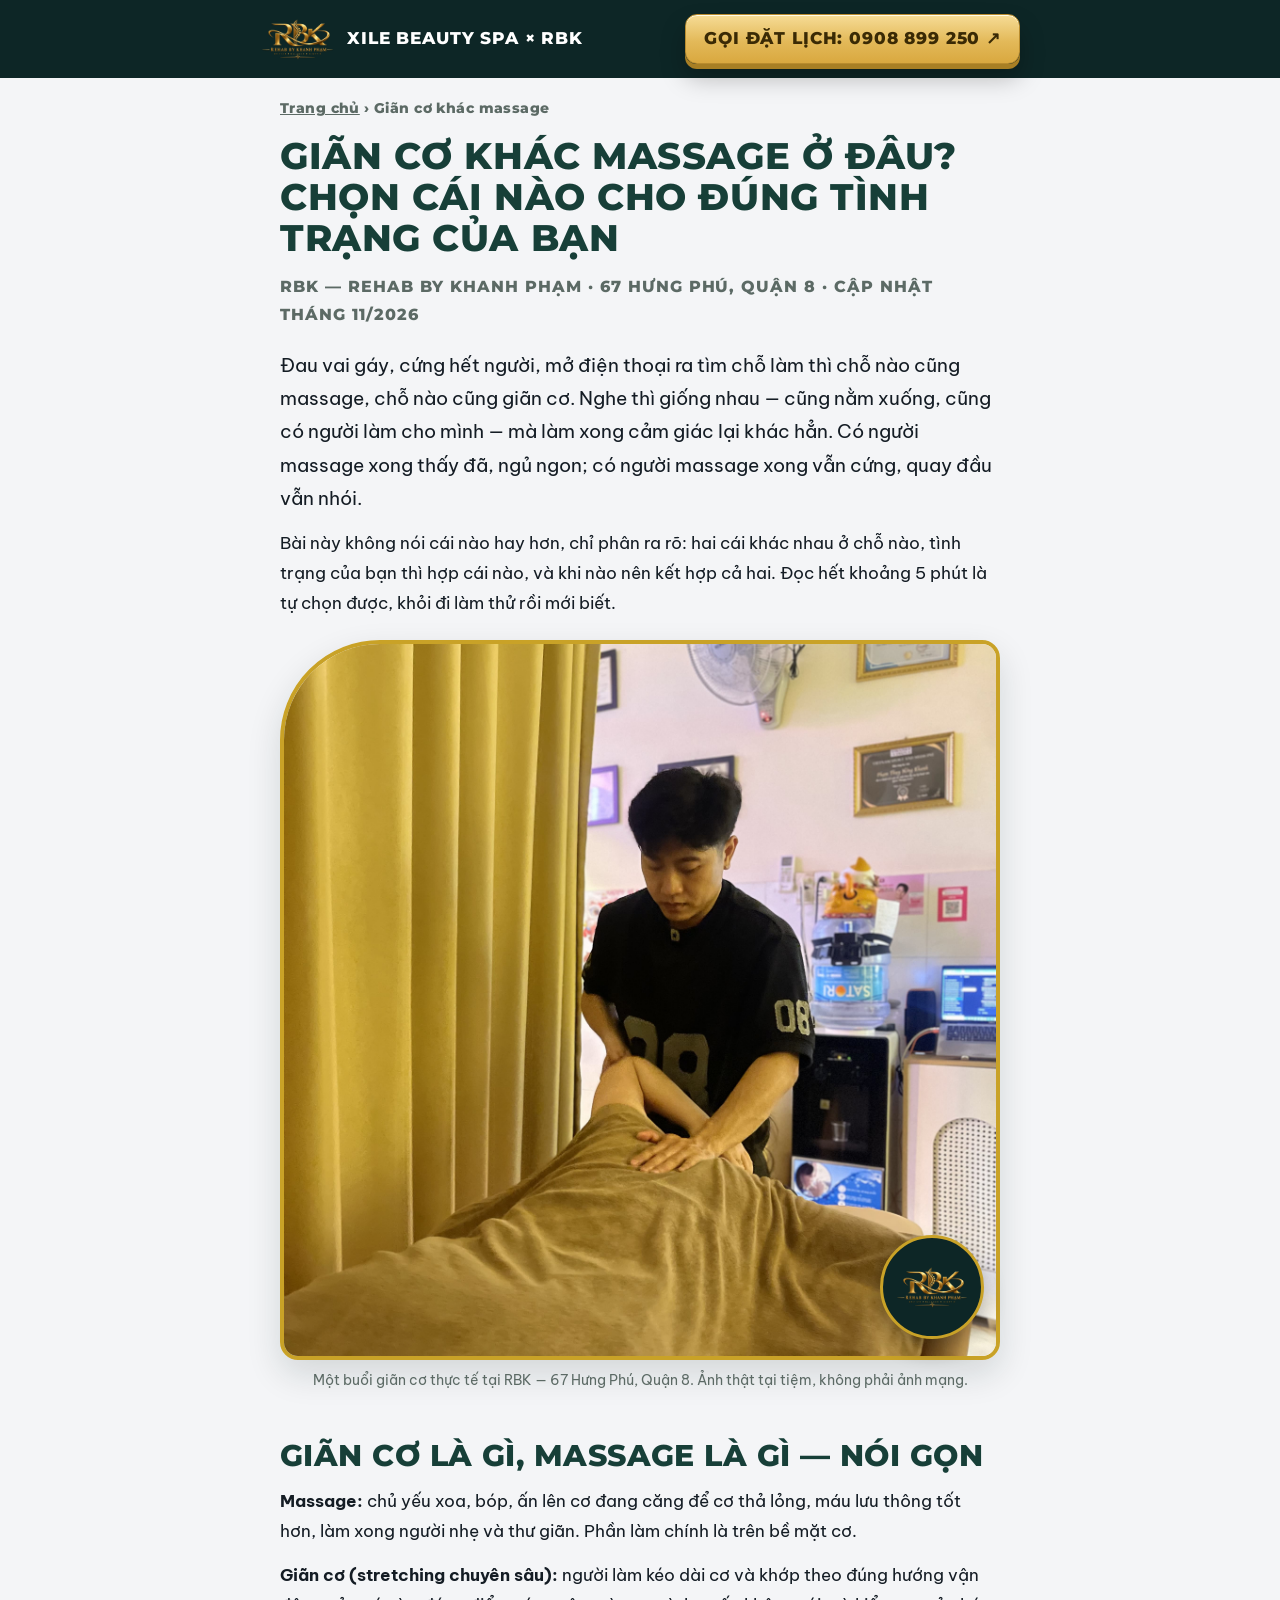
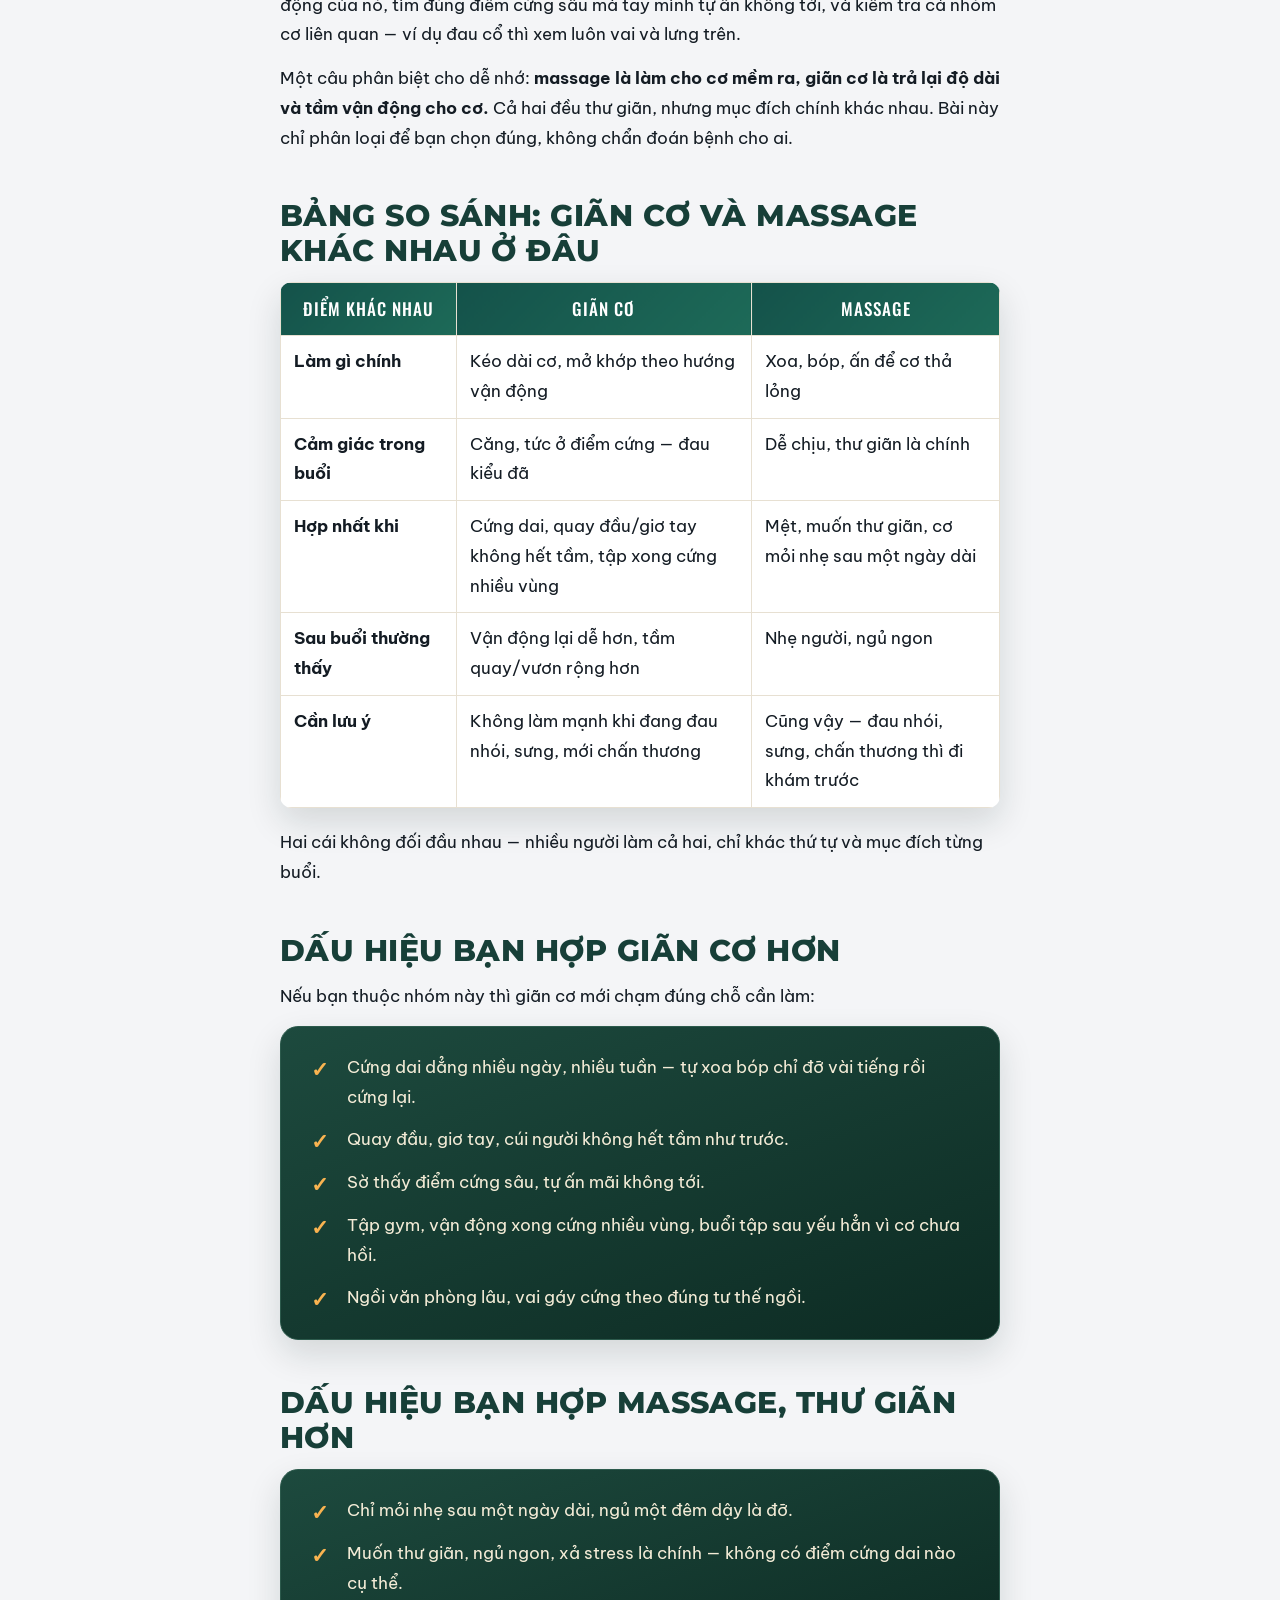
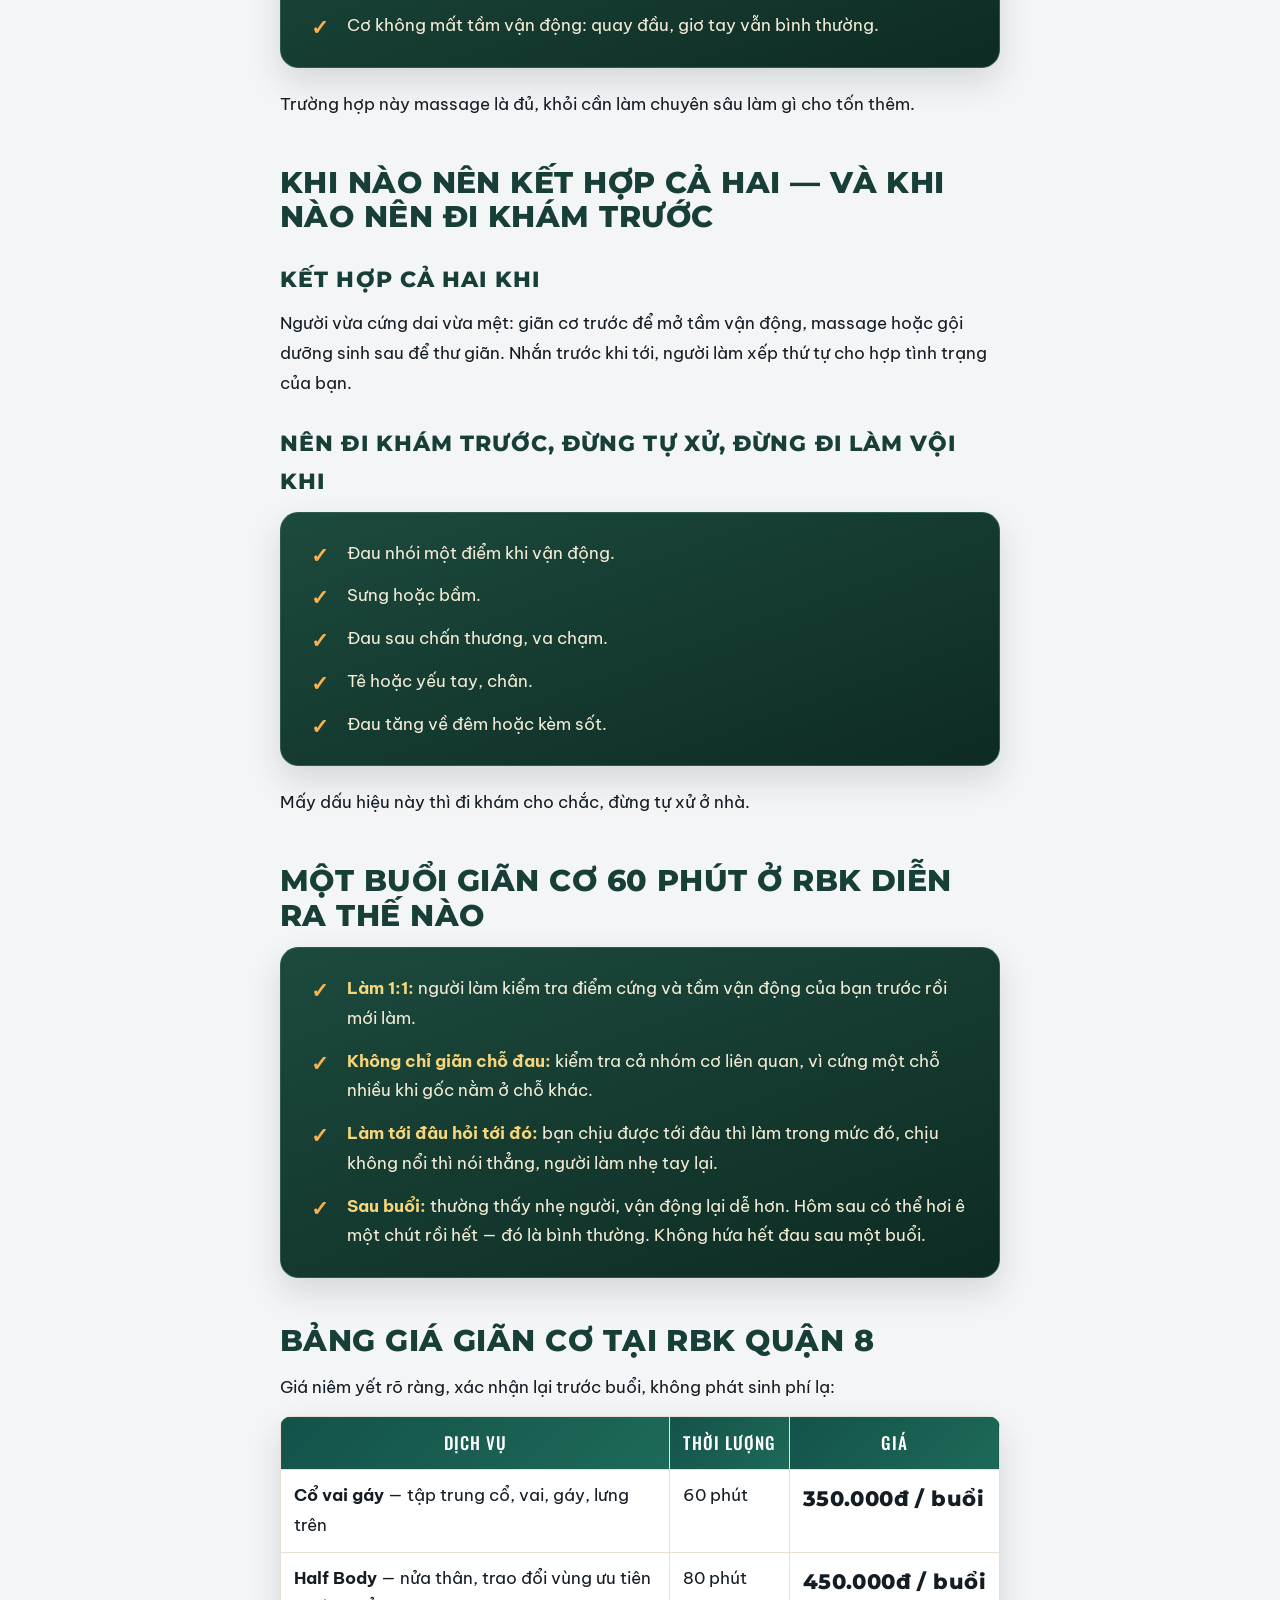
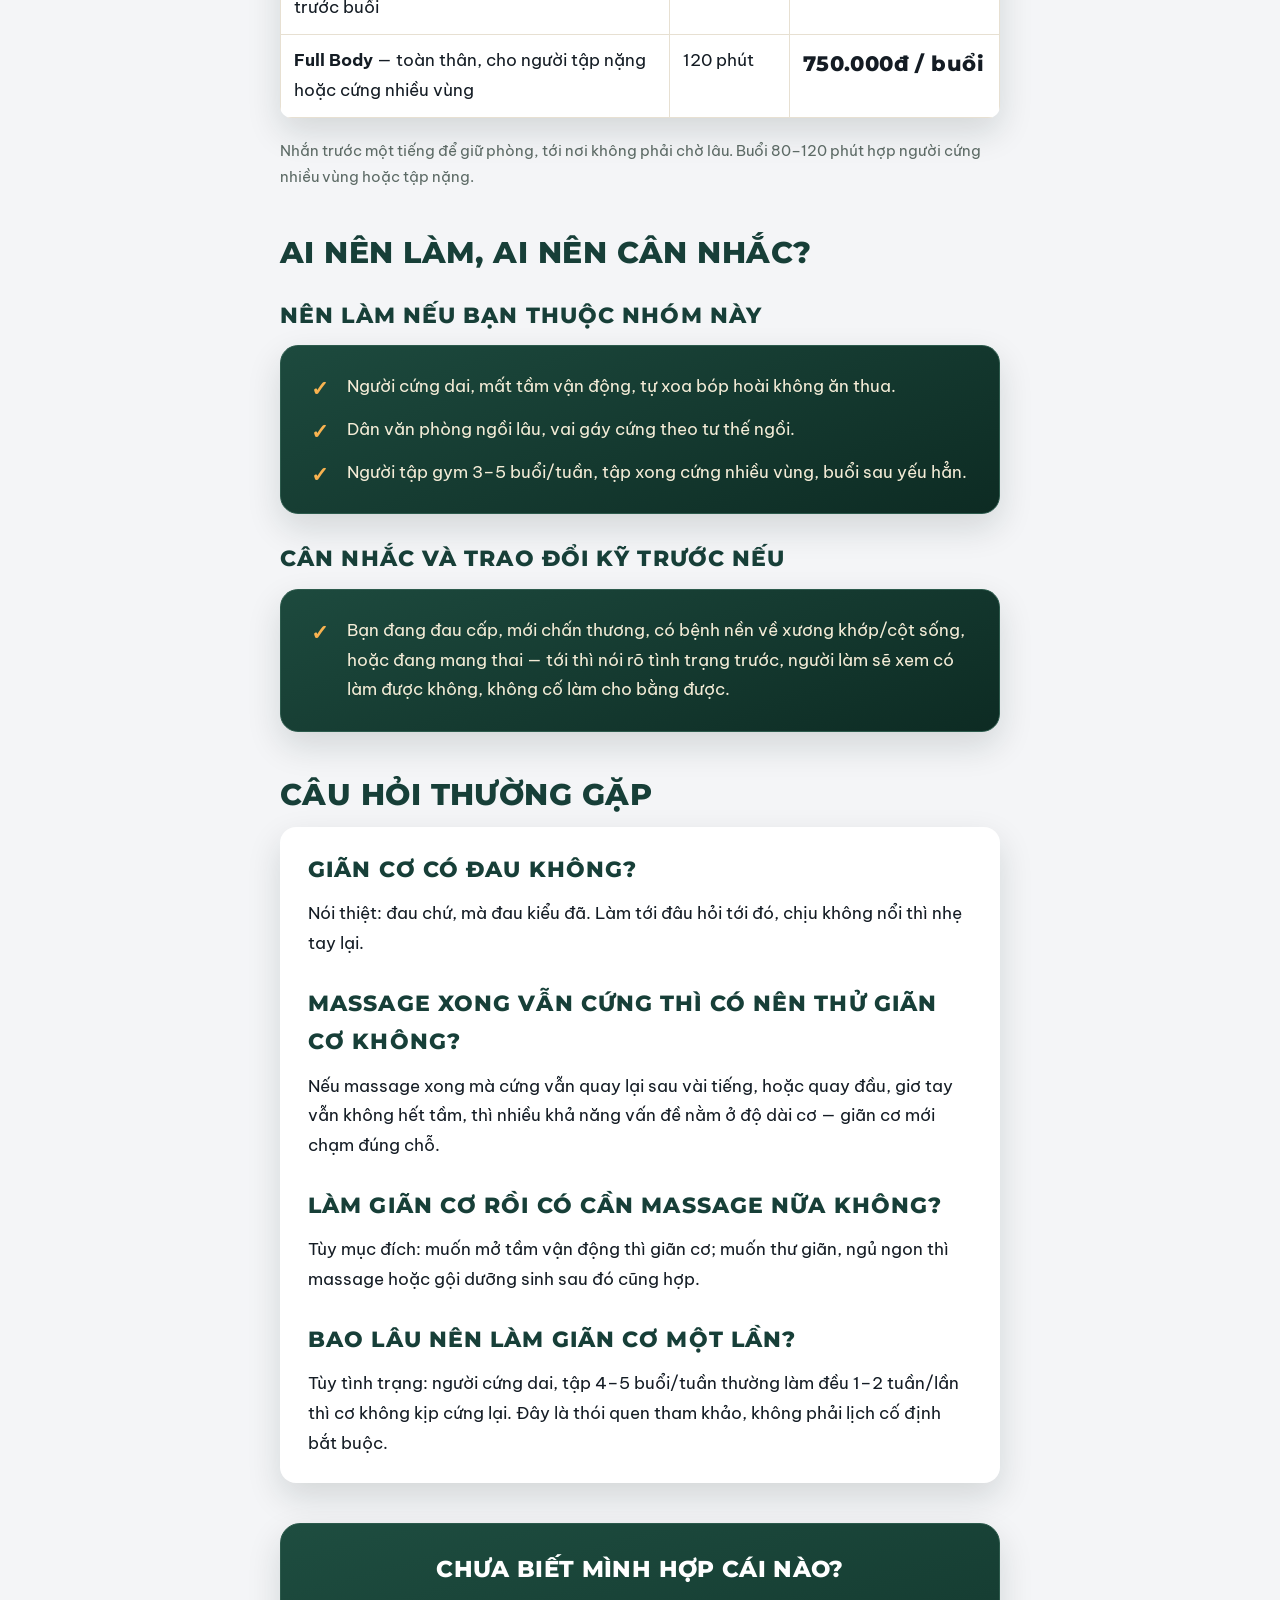
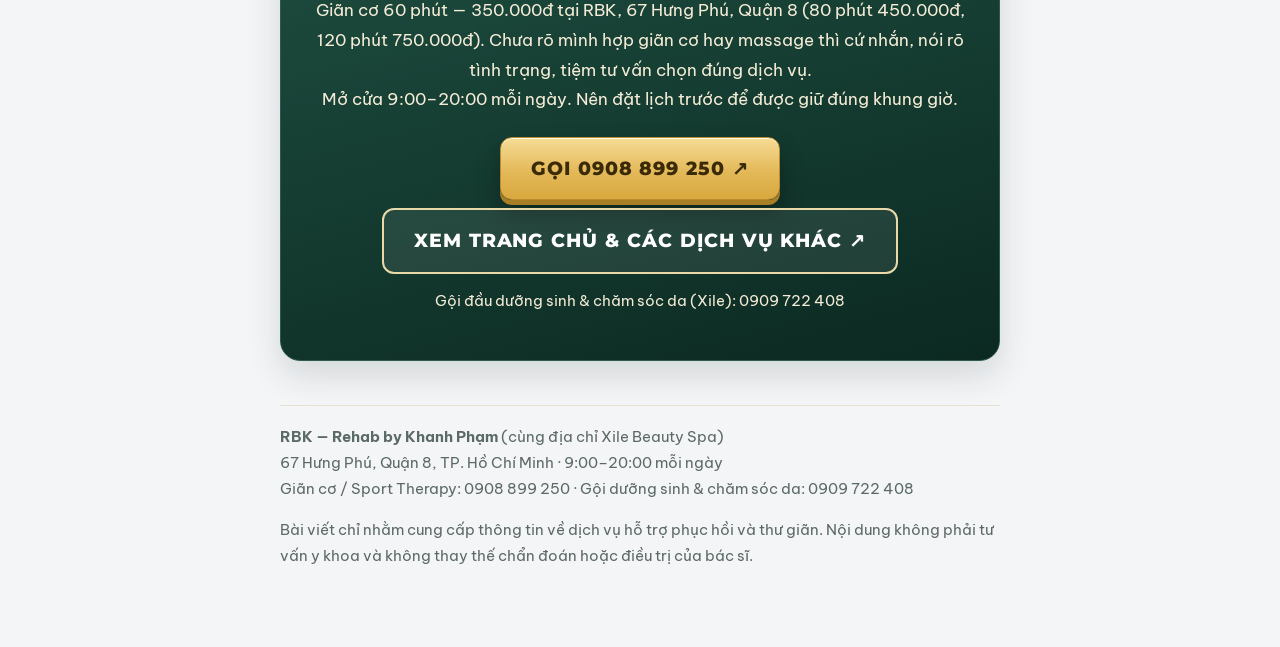
<file: gian-co-khac-massage-o-dau.html>
<!DOCTYPE html>
<html lang="vi">
<head>
<meta charset="UTF-8">
<meta name="viewport" content="width=device-width, initial-scale=1.0">
<title>Giãn Cơ Khác Massage Ở Đâu — Chọn Cái Nào Cho Đúng? | RBK Quận 8</title>
<meta name="description" content="Đau mỏi vai gáy, không biết nên đi massage hay giãn cơ? Bài này phân rõ hai cái khác nhau ở chỗ nào, ai hợp cái nào, và khi nào nên kết hợp cả hai. Giãn cơ 350K/buổi, RBK 67 Hưng Phú, Quận 8.">
<link rel="canonical" href="https://khanhphamrehab.github.io/xile-and-rehab/gian-co-khac-massage-o-dau.html">
<meta property="og:type" content="article">
<meta property="og:title" content="Giãn Cơ Khác Massage Ở Đâu — Chọn Cái Nào Cho Đúng? | RBK Quận 8">
<meta property="og:description" content="Đau mỏi vai gáy, không biết nên đi massage hay giãn cơ? Phân rõ hai cái khác nhau ở chỗ nào, ai hợp cái nào, khi nào nên kết hợp cả hai. RBK, 67 Hưng Phú, Quận 8.">
<meta property="og:url" content="https://khanhphamrehab.github.io/xile-and-rehab/gian-co-khac-massage-o-dau.html">
<meta property="og:image" content="https://khanhphamrehab.github.io/xile-and-rehab/assets/images/khanh-service.webp">
<meta property="og:locale" content="vi_VN">
<style>
@font-face{font-family:'Montserrat';font-style:normal;font-weight:700 900;font-display:swap;src:url([data-uri]) format('woff2');unicode-range:U+0000-00FF, U+0131, U+0152-0153, U+02BB-02BC, U+02C6, U+02DA, U+02DC, U+0304, U+0308, U+0329, U+2000-206F, U+20AC, U+2122, U+2191, U+2193, U+2212, U+2215, U+FEFF, U+FFFD}
@font-face{font-family:'Montserrat';font-style:normal;font-weight:700 900;font-display:swap;src:url([data-uri]) format('woff2');unicode-range:U+0102-0103, U+0110-0111, U+0128-0129, U+0168-0169, U+01A0-01A1, U+01AF-01B0, U+0300-0301, U+0303-0304, U+0308-0309, U+0323, U+0329, U+1EA0-1EF9, U+20AB}
@font-face{font-family:'Be Vietnam Pro';font-style:normal;font-weight:400;font-display:swap;src:url([data-uri]) format('woff2');unicode-range:U+0000-00FF, U+0131, U+0152-0153, U+02BB-02BC, U+02C6, U+02DA, U+02DC, U+0304, U+0308, U+0329, U+2000-206F, U+20AC, U+2122, U+2191, U+2193, U+2212, U+2215, U+FEFF, U+FFFD}
@font-face{font-family:'Be Vietnam Pro';font-style:normal;font-weight:400;font-display:swap;src:url([data-uri]) format('woff2');unicode-range:U+0102-0103, U+0110-0111, U+0128-0129, U+0168-0169, U+01A0-01A1, U+01AF-01B0, U+0300-0301, U+0303-0304, U+0308-0309, U+0323, U+0329, U+1EA0-1EF9, U+20AB}
@font-face{font-family:'Be Vietnam Pro';font-style:normal;font-weight:500;font-display:swap;src:url([data-uri]) format('woff2');unicode-range:U+0000-00FF, U+0131, U+0152-0153, U+02BB-02BC, U+02C6, U+02DA, U+02DC, U+0304, U+0308, U+0329, U+2000-206F, U+20AC, U+2122, U+2191, U+2193, U+2212, U+2215, U+FEFF, U+FFFD}
@font-face{font-family:'Be Vietnam Pro';font-style:normal;font-weight:500;font-display:swap;src:url([data-uri]) format('woff2');unicode-range:U+0102-0103, U+0110-0111, U+0128-0129, U+0168-0169, U+01A0-01A1, U+01AF-01B0, U+0300-0301, U+0303-0304, U+0308-0309, U+0323, U+0329, U+1EA0-1EF9, U+20AB}
@font-face{font-family:'Be Vietnam Pro';font-style:normal;font-weight:700;font-display:swap;src:url([data-uri]) format('woff2');unicode-range:U+0000-00FF, U+0131, U+0152-0153, U+02BB-02BC, U+02C6, U+02DA, U+02DC, U+0304, U+0308, U+0329, U+2000-206F, U+20AC, U+2122, U+2191, U+2193, U+2212, U+2215, U+FEFF, U+FFFD}
@font-face{font-family:'Be Vietnam Pro';font-style:normal;font-weight:700;font-display:swap;src:url([data-uri]) format('woff2');unicode-range:U+0102-0103, U+0110-0111, U+0128-0129, U+0168-0169, U+01A0-01A1, U+01AF-01B0, U+0300-0301, U+0303-0304, U+0308-0309, U+0323, U+0329, U+1EA0-1EF9, U+20AB}

@font-face{font-family:'Oswald';font-style:normal;font-weight:500;font-display:swap;src:url([data-uri]) format('woff2');unicode-range:U+0102-0103, U+0110-0111, U+0128-0129, U+0168-0169, U+01A0-01A1, U+01AF-01B0, U+0300-0301, U+0303-0304, U+0308-0309, U+0323, U+0329, U+1EA0-1EF9, U+20AB}
@font-face{font-family:'Oswald';font-style:normal;font-weight:500;font-display:swap;src:url([data-uri]) format('woff2');unicode-range:U+0000-00FF, U+0131, U+0152-0153, U+02BB-02BC, U+02C6, U+02DA, U+02DC, U+0304, U+0308, U+0329, U+2000-206F, U+20AC, U+2122, U+2191, U+2193, U+2212, U+2215, U+FEFF, U+FFFD}
</style>
<style>
  :root{--teal:#0d2626;--gold:#f2ac29;--orange:#f2620f;--bg:#f4f5f7;--ink:#141c24;--head:#173f38;--muted:#5c6a65;--card:#ffffff;--line:#e7e0d2;--shadow:0 14px 34px rgba(13,38,38,.14)}
  *{margin:0;padding:0;box-sizing:border-box}
  body{font-family:"Be Vietnam Pro",Arial,sans-serif;background:var(--bg);color:var(--ink);line-height:1.75;font-size:17px}
  h1,h2{font-family:Montserrat,Arial,sans-serif;text-transform:uppercase;letter-spacing:.015em;font-weight:800}
  h3{font-family:"Montserrat",Arial,sans-serif;text-transform:uppercase;letter-spacing:.05em;font-weight:700}
  th,.cta a.btn,header.top .call{font-family:"Montserrat",Arial,sans-serif;text-transform:uppercase;letter-spacing:.05em;font-weight:700}
  .wrap{max-width:760px;margin:0 auto;padding:0 20px 64px}
  header.top{background:var(--teal);color:#fff;padding:14px 20px}
  header.top .in{max-width:760px;margin:0 auto;display:flex;justify-content:space-between;align-items:center;gap:12px;flex-wrap:wrap}
  header.top a{font-family:"Montserrat",Arial,sans-serif;letter-spacing:.05em;text-transform:uppercase;color:#fff;text-decoration:none;font-weight:700}
  .crumb{font-family:"Montserrat",Arial,sans-serif;letter-spacing:.03em}
  header.top .call{background:linear-gradient(180deg,#f6dc96,#e3b959 55%,#d9a83f);color:#3a2a05;padding:9px 18px;border-radius:12px;font-weight:700;border:1px solid #b98c2e;box-shadow:inset 0 1px 0 #fffbe8,0 5px 0 #a87f24,0 14px 24px rgba(0,0,0,.25)}
  header.top .call::after,.cta a.btn::after{content:" ↗";font-weight:900}
  .crumb{font-size:14px;color:var(--muted);padding:18px 0 0}
  .crumb a{color:var(--muted)}
  h1{font-size:37px;line-height:1.12;margin:10px 0 14px;color:var(--head)}
  h2{font-size:30px;line-height:1.15;margin:46px 0 14px;color:var(--head)}
  h3{font-size:22px;margin:26px 0 10px;color:var(--head)}
  p{margin:0 0 14px}
  ul{list-style:none;margin:0 0 22px;padding:26px 30px;background:linear-gradient(160deg,#1d4a3e,#0d2b23);color:#f4ecd7;border:1px solid #2c5a4c;border-radius:18px;box-shadow:var(--shadow)}
  ul strong{color:#f6d67c}
  li{position:relative;padding-left:36px;margin-bottom:13px}
  li:last-child{margin-bottom:0}
  li::before{content:"✓";position:absolute;left:0;top:-1px;font-weight:900;font-size:21px;background:linear-gradient(135deg,#ffd76e,#f28a2e);-webkit-background-clip:text;background-clip:text;-webkit-text-fill-color:transparent;color:transparent}
  .lead{font-size:19px}
  .meta{font-family:"Montserrat",Arial,sans-serif;color:var(--muted);font-size:16px;font-weight:700;letter-spacing:.06em;text-transform:uppercase;margin-bottom:20px}
  figure{margin:22px 0;position:relative}
  figure img.hero-photo{border:4px solid #c9a227;border-radius:100px 18px 18px 18px;box-shadow:var(--shadow)}
  .badge{position:absolute;right:16px;bottom:54px;width:104px;height:104px;border-radius:50%;background:#0d2626;border:3px solid #c9a227;display:flex;align-items:center;justify-content:center;box-shadow:0 10px 22px rgba(0,0,0,.32)}
  .badge img{width:76%;height:auto;display:block}
  .clipbox{max-width:430px;margin:26px auto}
  .clipframe{border:4px solid #c9a227;border-radius:18px;overflow:hidden;box-shadow:var(--shadow);background:#000}
  .clipframe video{width:100%;height:auto;display:block}
  figure img{width:100%;height:auto;border-radius:14px;display:block}
  figcaption{font-family:"Be Vietnam Pro",Arial,sans-serif;font-size:14px;color:var(--muted);text-align:center;margin-top:8px}
  .box{background:var(--card);border-radius:16px;box-shadow:var(--shadow);padding:26px 28px;margin:22px 0}
  .box.gold{border-left:6px solid var(--gold)}
  .faq{background:var(--card);border-radius:16px;box-shadow:var(--shadow);padding:8px 28px 18px;margin:0 0 22px}
  table{width:100%;border-collapse:collapse;margin:14px 0 20px;background:var(--card);box-shadow:var(--shadow);border-radius:12px;overflow:hidden}
  th,td{border:1px solid var(--line);padding:11px 13px;text-align:left;vertical-align:top}
  th{background:linear-gradient(135deg,#14524a,#1d6a58);color:#fff;font-family:Oswald,Arial,sans-serif;font-weight:500;font-size:17px;letter-spacing:.06em;text-align:center;white-space:nowrap}
  .faq h3:first-child{margin-top:16px}
  .price{font-family:"Montserrat",Arial,sans-serif;font-weight:700;font-size:21px;letter-spacing:.02em;white-space:nowrap}
  .cta{background:linear-gradient(165deg,#1e4d40,#0b2921);color:#f4ecd7;border:1px solid #2c5a4c;border-radius:20px;box-shadow:var(--shadow);padding:32px 24px;margin:40px 0 10px;text-align:center}
  .cta h2{color:#fff;margin-top:0;font-size:23px}
  .cta a.btn{display:inline-block;background:linear-gradient(180deg,#f6dc96,#e3b959 55%,#d9a83f);color:#3a2a05;font-weight:800;text-decoration:none;padding:14px 30px;border-radius:12px;margin:8px 6px 0;font-size:19px;border:1px solid #b98c2e;box-shadow:inset 0 1px 0 #fffbe8,0 5px 0 #a87f24,0 14px 24px rgba(0,0,0,.3)}
  .cta a.alt{background:rgba(255,255,255,.08);color:#fff;border:2px solid #e9d9a8;box-shadow:none}
  .faq p{margin-bottom:6px}
  .note{font-size:15px;color:var(--muted)}
  footer{border-top:1px solid var(--line);margin-top:44px;padding-top:18px;font-size:15px;color:var(--muted)}
  a{color:#0f5d5d}
  @media(max-width:560px){h1{font-size:29px}h2{font-size:24px}.cta h2{font-size:22px}.lead{font-size:18px}body{font-size:17px}ul{padding:20px 20px}li{padding-left:32px}}
</style>
<script type="application/ld+json">
{
  "@context": "https://schema.org",
  "@graph": [
    {
      "@type": "Article",
      "headline": "Giãn cơ khác massage ở đâu? Chọn cái nào cho đúng tình trạng của bạn",
      "description": "Đau mỏi vai gáy, không biết nên đi massage hay giãn cơ? Bài này phân rõ hai cái khác nhau ở chỗ nào, ai hợp cái nào, và khi nào nên kết hợp cả hai. Giãn cơ 350K/buổi, RBK 67 Hưng Phú, Quận 8.",
      "image": "https://khanhphamrehab.github.io/xile-and-rehab/assets/images/khanh-service.webp",
      "author": {
        "@type": "Organization",
        "name": "RBK — Rehab by Khanh Phạm"
      },
      "publisher": {
        "@type": "Organization",
        "name": "Xile Beauty Spa & RBK"
      },
      "datePublished": "2026-11-18",
      "dateModified": "2026-11-18",
      "mainEntityOfPage": "https://khanhphamrehab.github.io/xile-and-rehab/gian-co-khac-massage-o-dau.html",
      "inLanguage": "vi-VN"
    },
    {
      "@type": "Service",
      "name": "Giãn cơ phục hồi thể thao",
      "serviceType": "Sport Therapy / Giãn cơ phục hồi",
      "provider": {
        "@type": "DaySpa",
        "name": "Xile Beauty Spa & RBK",
        "address": {
          "@type": "PostalAddress",
          "streetAddress": "67 Hưng Phú",
          "addressLocality": "Quận 8",
          "addressRegion": "TP. Hồ Chí Minh",
          "postalCode": "73008",
          "addressCountry": "VN"
        },
        "telephone": "+84908899250",
        "openingHours": "Mo-Su 09:00-20:00",
        "url": "https://khanhphamrehab.github.io/xile-and-rehab/"
      },
      "areaServed": [
        "Quận 8",
        "Quận 5",
        "Quận 1",
        "Quận 7"
      ],
      "offers": {
        "@type": "Offer",
        "price": "350000",
        "priceCurrency": "VND",
        "description": "Buổi giãn cơ 60 phút"
      }
    },
    {
      "@type": "FAQPage",
      "mainEntity": [
        {
          "@type": "Question",
          "name": "Giãn cơ có đau không?",
          "acceptedAnswer": {
            "@type": "Answer",
            "text": "Nói thiệt: đau chứ, mà đau kiểu đã. Làm tới đâu hỏi tới đó, chịu không nổi thì nhẹ tay lại."
          }
        },
        {
          "@type": "Question",
          "name": "Massage xong vẫn cứng thì có nên thử giãn cơ không?",
          "acceptedAnswer": {
            "@type": "Answer",
            "text": "Nếu massage xong mà cứng vẫn quay lại sau vài tiếng, hoặc quay đầu, giơ tay vẫn không hết tầm, thì nhiều khả năng vấn đề nằm ở độ dài cơ — giãn cơ mới chạm đúng chỗ."
          }
        },
        {
          "@type": "Question",
          "name": "Làm giãn cơ rồi có cần massage nữa không?",
          "acceptedAnswer": {
            "@type": "Answer",
            "text": "Tùy mục đích: muốn mở tầm vận động thì giãn cơ; muốn thư giãn, ngủ ngon thì massage hoặc gội dưỡng sinh sau đó cũng hợp."
          }
        },
        {
          "@type": "Question",
          "name": "Bao lâu nên làm giãn cơ một lần?",
          "acceptedAnswer": {
            "@type": "Answer",
            "text": "Tùy tình trạng: người cứng dai, tập 4–5 buổi/tuần thường làm đều 1–2 tuần/lần thì cơ không kịp cứng lại. Đây là thói quen tham khảo, không phải lịch cố định bắt buộc."
          }
        }
      ]
    }
  ]
}
</script>
</head>
<body>
<header class="top">
  <div class="in">
    <span style="display:flex;align-items:center;gap:12px"><img src="LOGO%20KHANH%20MOI.png" alt="Logo RBK — Rehab by Khanh Phạm" style="height:50px;width:auto"><a href="https://khanhphamrehab.github.io/xile-and-rehab/">Xile Beauty Spa × RBK</a></span>
    <a class="call" href="tel:+84908899250">Gọi đặt lịch: 0908 899 250</a>
  </div>
</header>

<div class="wrap">
  <p class="crumb"><a href="https://khanhphamrehab.github.io/xile-and-rehab/">Trang chủ</a> › Giãn cơ khác massage</p>

  <h1>Giãn cơ khác massage ở đâu? Chọn cái nào cho đúng tình trạng của bạn</h1>
  <p class="meta">RBK — Rehab by Khanh Phạm · 67 Hưng Phú, Quận 8 · Cập nhật tháng 11/2026</p>

  <p class="lead">Đau vai gáy, cứng hết người, mở điện thoại ra tìm chỗ làm thì chỗ nào cũng massage, chỗ nào cũng giãn cơ. Nghe thì giống nhau — cũng nằm xuống, cũng có người làm cho mình — mà làm xong cảm giác lại khác hẳn. Có người massage xong thấy đã, ngủ ngon; có người massage xong vẫn cứng, quay đầu vẫn nhói.</p>

  <p>Bài này không nói cái nào hay hơn, chỉ phân ra rõ: hai cái khác nhau ở chỗ nào, tình trạng của bạn thì hợp cái nào, và khi nào nên kết hợp cả hai. Đọc hết khoảng 5 phút là tự chọn được, khỏi đi làm thử rồi mới biết.</p>

  <figure>
    <img class="hero-photo" src="khanh-gian-co-chan-bai-4.jpg" alt="Khanh Phạm đang giãn cơ chân và hông cho khách tại RBK Quận 8" style="max-height:720px;object-fit:cover;object-position:center" loading="lazy">
    <div class="badge"><img src="LOGO%20KHANH%20MOI.png" alt="Logo RBK"></div>
    <figcaption>Một buổi giãn cơ thực tế tại RBK — 67 Hưng Phú, Quận 8. Ảnh thật tại tiệm, không phải ảnh mạng.</figcaption>
  </figure>

  <h2>Giãn cơ là gì, massage là gì — nói gọn</h2>
  <p><strong>Massage:</strong> chủ yếu xoa, bóp, ấn lên cơ đang căng để cơ thả lỏng, máu lưu thông tốt hơn, làm xong người nhẹ và thư giãn. Phần làm chính là trên bề mặt cơ.</p>
  <p><strong>Giãn cơ (stretching chuyên sâu):</strong> người làm kéo dài cơ và khớp theo đúng hướng vận động của nó, tìm đúng điểm cứng sâu mà tay mình tự ấn không tới, và kiểm tra cả nhóm cơ liên quan — ví dụ đau cổ thì xem luôn vai và lưng trên.</p>
  <p>Một câu phân biệt cho dễ nhớ: <strong>massage là làm cho cơ mềm ra, giãn cơ là trả lại độ dài và tầm vận động cho cơ.</strong> Cả hai đều thư giãn, nhưng mục đích chính khác nhau. Bài này chỉ phân loại để bạn chọn đúng, không chẩn đoán bệnh cho ai.</p>

  <h2>Bảng so sánh: giãn cơ và massage khác nhau ở đâu</h2>
  <table>
    <tr><th>Điểm khác nhau</th><th>Giãn cơ</th><th>Massage</th></tr>
    <tr><td><strong>Làm gì chính</strong></td><td>Kéo dài cơ, mở khớp theo hướng vận động</td><td>Xoa, bóp, ấn để cơ thả lỏng</td></tr>
    <tr><td><strong>Cảm giác trong buổi</strong></td><td>Căng, tức ở điểm cứng — đau kiểu đã</td><td>Dễ chịu, thư giãn là chính</td></tr>
    <tr><td><strong>Hợp nhất khi</strong></td><td>Cứng dai, quay đầu/giơ tay không hết tầm, tập xong cứng nhiều vùng</td><td>Mệt, muốn thư giãn, cơ mỏi nhẹ sau một ngày dài</td></tr>
    <tr><td><strong>Sau buổi thường thấy</strong></td><td>Vận động lại dễ hơn, tầm quay/vươn rộng hơn</td><td>Nhẹ người, ngủ ngon</td></tr>
    <tr><td><strong>Cần lưu ý</strong></td><td>Không làm mạnh khi đang đau nhói, sưng, mới chấn thương</td><td>Cũng vậy — đau nhói, sưng, chấn thương thì đi khám trước</td></tr>
  </table>
  <p>Hai cái không đối đầu nhau — nhiều người làm cả hai, chỉ khác thứ tự và mục đích từng buổi.</p>

  <h2>Dấu hiệu bạn hợp giãn cơ hơn</h2>
  <p>Nếu bạn thuộc nhóm này thì giãn cơ mới chạm đúng chỗ cần làm:</p>
  <ul>
    <li>Cứng dai dẳng nhiều ngày, nhiều tuần — tự xoa bóp chỉ đỡ vài tiếng rồi cứng lại.</li>
    <li>Quay đầu, giơ tay, cúi người không hết tầm như trước.</li>
    <li>Sờ thấy điểm cứng sâu, tự ấn mãi không tới.</li>
    <li>Tập gym, vận động xong cứng nhiều vùng, buổi tập sau yếu hẳn vì cơ chưa hồi.</li>
    <li>Ngồi văn phòng lâu, vai gáy cứng theo đúng tư thế ngồi.</li>
  </ul>

  <h2>Dấu hiệu bạn hợp massage, thư giãn hơn</h2>
  <ul>
    <li>Chỉ mỏi nhẹ sau một ngày dài, ngủ một đêm dậy là đỡ.</li>
    <li>Muốn thư giãn, ngủ ngon, xả stress là chính — không có điểm cứng dai nào cụ thể.</li>
    <li>Cơ không mất tầm vận động: quay đầu, giơ tay vẫn bình thường.</li>
  </ul>
  <p>Trường hợp này massage là đủ, khỏi cần làm chuyên sâu làm gì cho tốn thêm.</p>

  <h2>Khi nào nên kết hợp cả hai — và khi nào nên đi khám trước</h2>
  <h3>Kết hợp cả hai khi</h3>
  <p>Người vừa cứng dai vừa mệt: giãn cơ trước để mở tầm vận động, massage hoặc gội dưỡng sinh sau để thư giãn. Nhắn trước khi tới, người làm xếp thứ tự cho hợp tình trạng của bạn.</p>
  <h3>Nên đi khám trước, đừng tự xử, đừng đi làm vội khi</h3>
  <ul>
    <li>Đau nhói một điểm khi vận động.</li>
    <li>Sưng hoặc bầm.</li>
    <li>Đau sau chấn thương, va chạm.</li>
    <li>Tê hoặc yếu tay, chân.</li>
    <li>Đau tăng về đêm hoặc kèm sốt.</li>
  </ul>
  <p>Mấy dấu hiệu này thì đi khám cho chắc, đừng tự xử ở nhà.</p>

  <h2>Một buổi giãn cơ 60 phút ở RBK diễn ra thế nào</h2>
  <ul>
    <li><strong>Làm 1:1:</strong> người làm kiểm tra điểm cứng và tầm vận động của bạn trước rồi mới làm.</li>
    <li><strong>Không chỉ giãn chỗ đau:</strong> kiểm tra cả nhóm cơ liên quan, vì cứng một chỗ nhiều khi gốc nằm ở chỗ khác.</li>
    <li><strong>Làm tới đâu hỏi tới đó:</strong> bạn chịu được tới đâu thì làm trong mức đó, chịu không nổi thì nói thẳng, người làm nhẹ tay lại.</li>
    <li><strong>Sau buổi:</strong> thường thấy nhẹ người, vận động lại dễ hơn. Hôm sau có thể hơi ê một chút rồi hết — đó là bình thường. Không hứa hết đau sau một buổi.</li>
  </ul>

  <h2>Bảng giá giãn cơ tại RBK Quận 8</h2>
  <p>Giá niêm yết rõ ràng, xác nhận lại trước buổi, không phát sinh phí lạ:</p>
  <table>
    <tr><th>Dịch vụ</th><th>Thời lượng</th><th>Giá</th></tr>
    <tr><td><strong>Cổ vai gáy</strong> — tập trung cổ, vai, gáy, lưng trên</td><td>60 phút</td><td class="price">350.000đ / buổi</td></tr>
    <tr><td><strong>Half Body</strong> — nửa thân, trao đổi vùng ưu tiên trước buổi</td><td>80 phút</td><td class="price">450.000đ / buổi</td></tr>
    <tr><td><strong>Full Body</strong> — toàn thân, cho người tập nặng hoặc cứng nhiều vùng</td><td>120 phút</td><td class="price">750.000đ / buổi</td></tr>
  </table>
  <p class="note">Nhắn trước một tiếng để giữ phòng, tới nơi không phải chờ lâu. Buổi 80–120 phút hợp người cứng nhiều vùng hoặc tập nặng.</p>

  <h2>Ai nên làm, ai nên cân nhắc?</h2>
  <h3>Nên làm nếu bạn thuộc nhóm này</h3>
  <ul>
    <li>Người cứng dai, mất tầm vận động, tự xoa bóp hoài không ăn thua.</li>
    <li>Dân văn phòng ngồi lâu, vai gáy cứng theo tư thế ngồi.</li>
    <li>Người tập gym 3–5 buổi/tuần, tập xong cứng nhiều vùng, buổi sau yếu hẳn.</li>
  </ul>
  <h3>Cân nhắc và trao đổi kỹ trước nếu</h3>
  <ul>
    <li>Bạn đang đau cấp, mới chấn thương, có bệnh nền về xương khớp/cột sống, hoặc đang mang thai — tới thì nói rõ tình trạng trước, người làm sẽ xem có làm được không, không cố làm cho bằng được.</li>
  </ul>

  <h2>Câu hỏi thường gặp</h2>
  <div class="faq">
    <h3>Giãn cơ có đau không?</h3>
    <p>Nói thiệt: đau chứ, mà đau kiểu đã. Làm tới đâu hỏi tới đó, chịu không nổi thì nhẹ tay lại.</p>
    <h3>Massage xong vẫn cứng thì có nên thử giãn cơ không?</h3>
    <p>Nếu massage xong mà cứng vẫn quay lại sau vài tiếng, hoặc quay đầu, giơ tay vẫn không hết tầm, thì nhiều khả năng vấn đề nằm ở độ dài cơ — giãn cơ mới chạm đúng chỗ.</p>
    <h3>Làm giãn cơ rồi có cần massage nữa không?</h3>
    <p>Tùy mục đích: muốn mở tầm vận động thì giãn cơ; muốn thư giãn, ngủ ngon thì massage hoặc gội dưỡng sinh sau đó cũng hợp.</p>
    <h3>Bao lâu nên làm giãn cơ một lần?</h3>
    <p>Tùy tình trạng: người cứng dai, tập 4–5 buổi/tuần thường làm đều 1–2 tuần/lần thì cơ không kịp cứng lại. Đây là thói quen tham khảo, không phải lịch cố định bắt buộc.</p>
  </div>

  <div class="cta">
    <h2>Chưa biết mình hợp cái nào?</h2>
    <p>Giãn cơ 60 phút — 350.000đ tại RBK, 67 Hưng Phú, Quận 8 (80 phút 450.000đ, 120 phút 750.000đ). Chưa rõ mình hợp giãn cơ hay massage thì cứ nhắn, nói rõ tình trạng, tiệm tư vấn chọn đúng dịch vụ.<br>Mở cửa 9:00–20:00 mỗi ngày. Nên đặt lịch trước để được giữ đúng khung giờ.</p>
    <a class="btn" href="tel:+84908899250">Gọi 0908 899 250</a>
    <a class="btn alt" href="https://khanhphamrehab.github.io/xile-and-rehab/">Xem trang chủ &amp; các dịch vụ khác</a>
    <p style="margin-top:14px;font-size:15px">Gội đầu dưỡng sinh &amp; chăm sóc da (Xile): 0909 722 408</p>
  </div>

  <footer>
    <p><strong>RBK — Rehab by Khanh Phạm</strong> (cùng địa chỉ Xile Beauty Spa)<br>
    67 Hưng Phú, Quận 8, TP. Hồ Chí Minh · 9:00–20:00 mỗi ngày<br>
    Giãn cơ / Sport Therapy: 0908 899 250 · Gội dưỡng sinh &amp; chăm sóc da: 0909 722 408</p>
    <p class="note">Bài viết chỉ nhằm cung cấp thông tin về dịch vụ hỗ trợ phục hồi và thư giãn. Nội dung không phải tư vấn y khoa và không thay thế chẩn đoán hoặc điều trị của bác sĩ.</p>
  </footer>
</div>
</body>
</html>
</file>
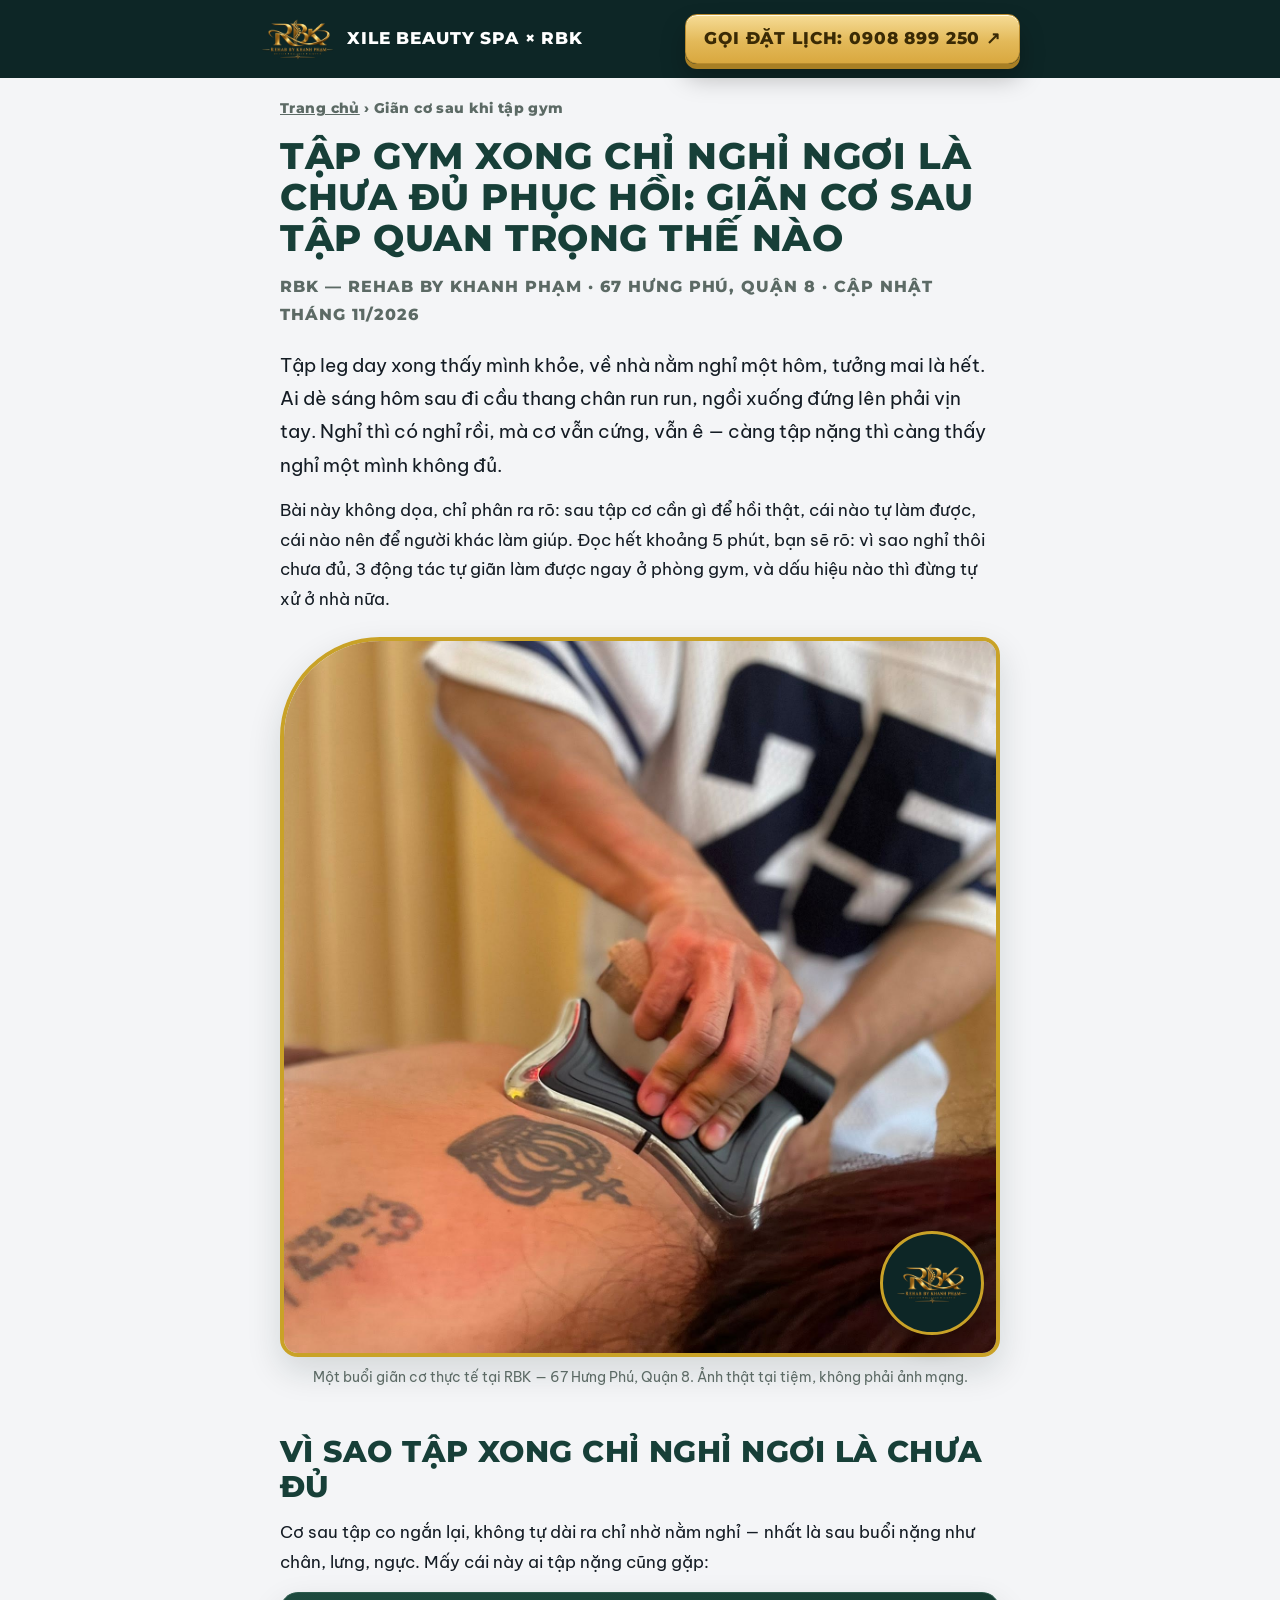
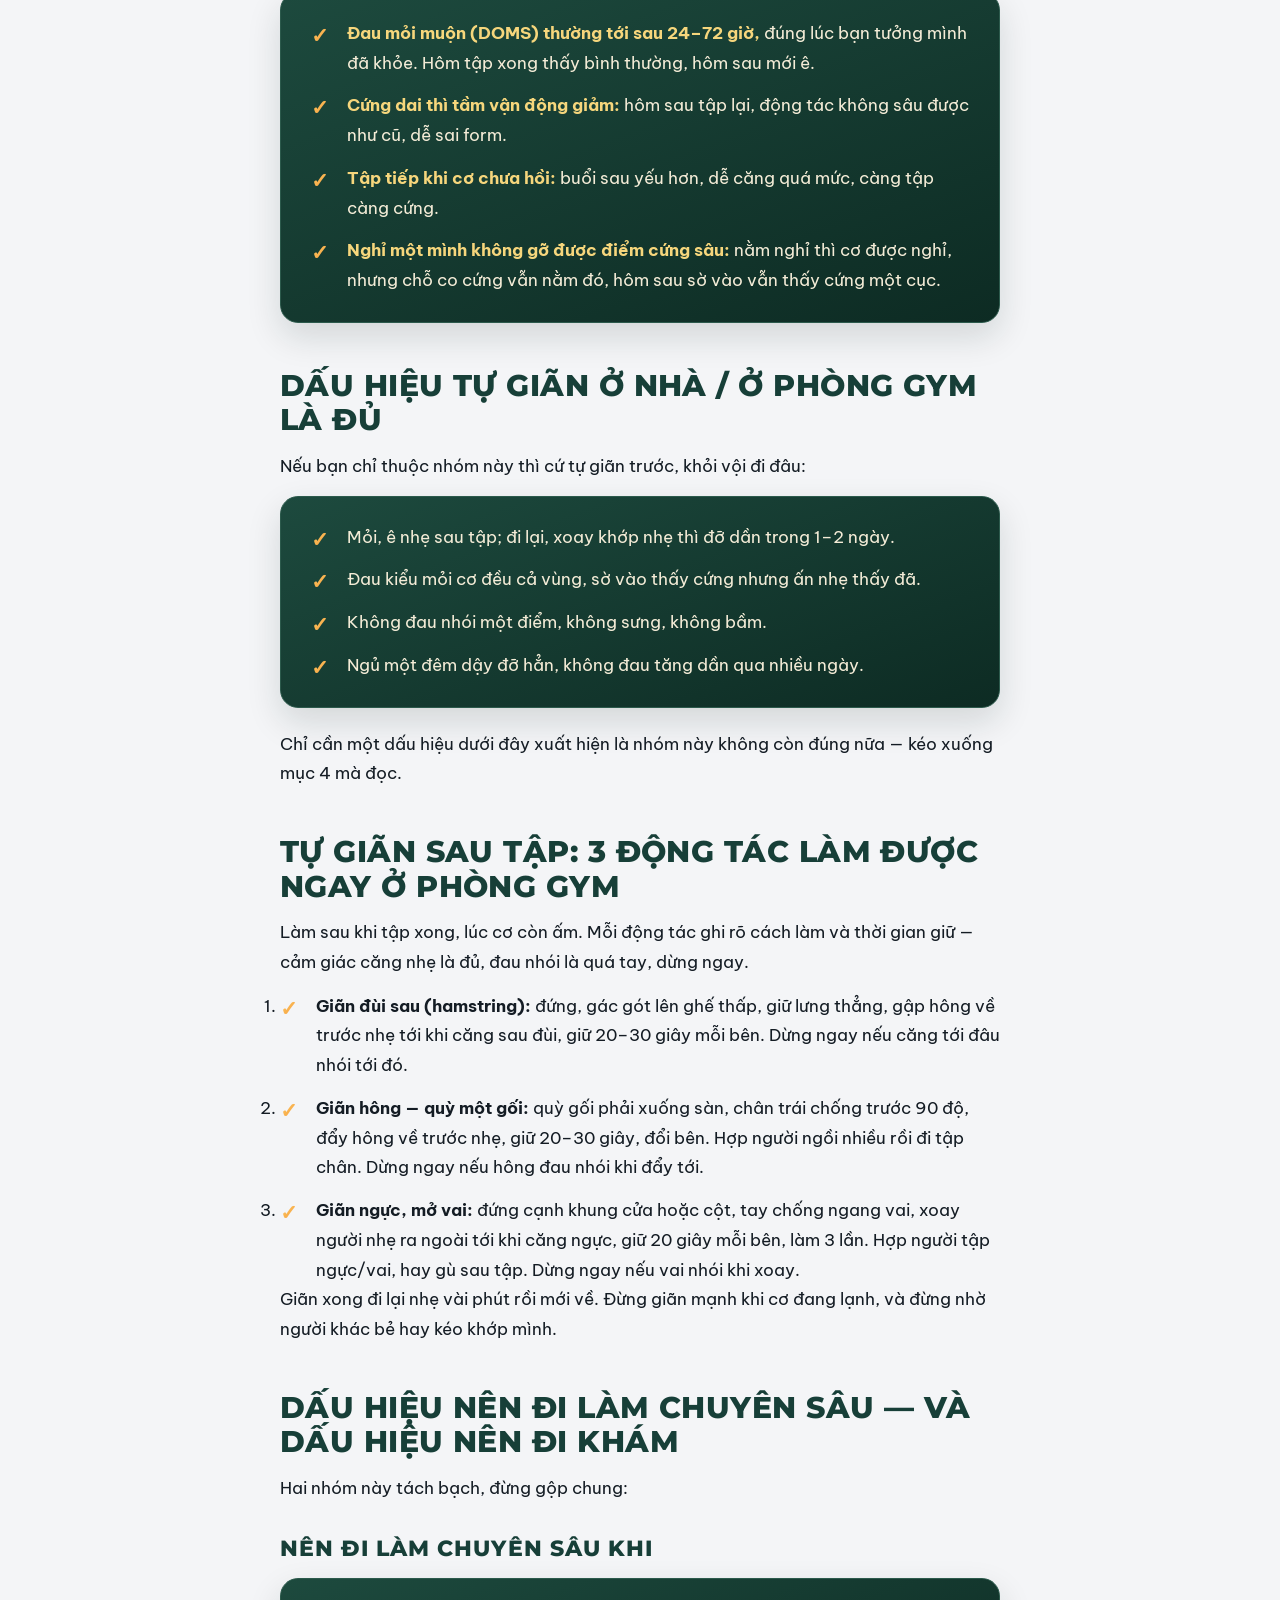
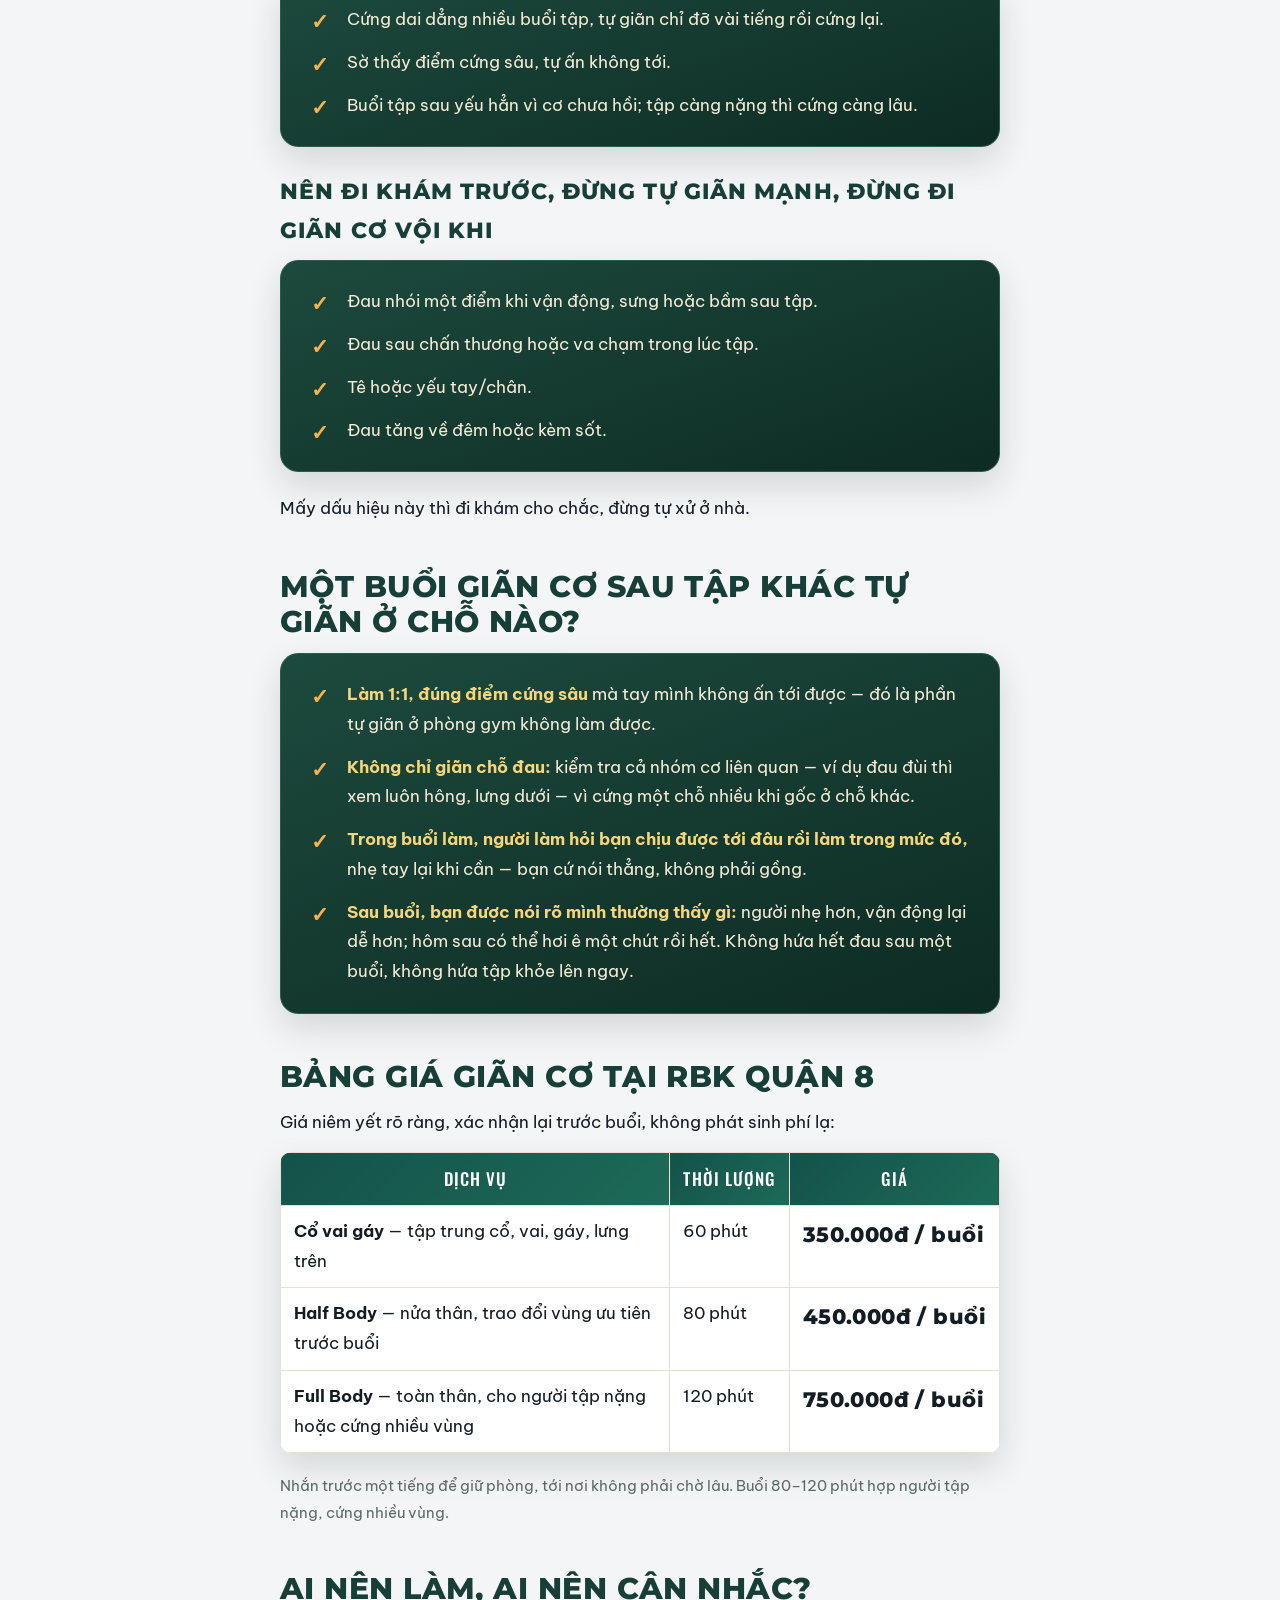
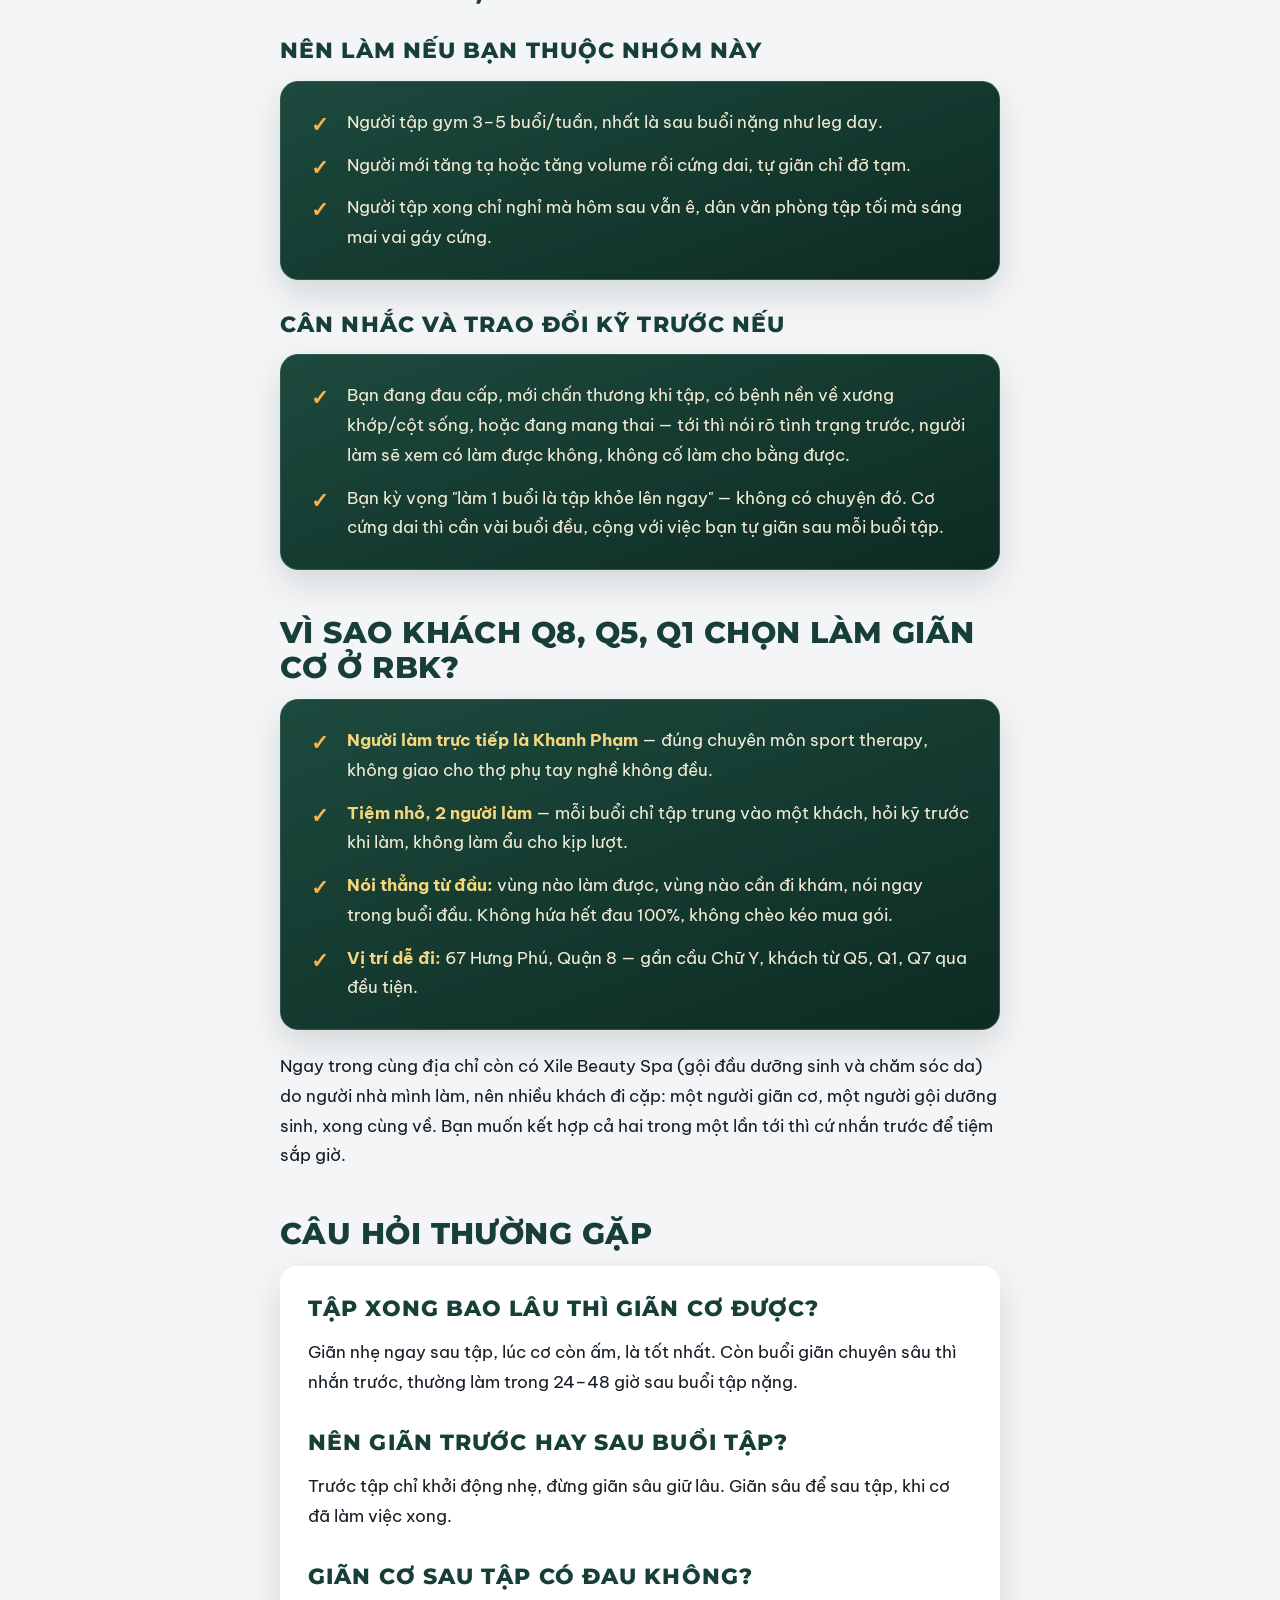
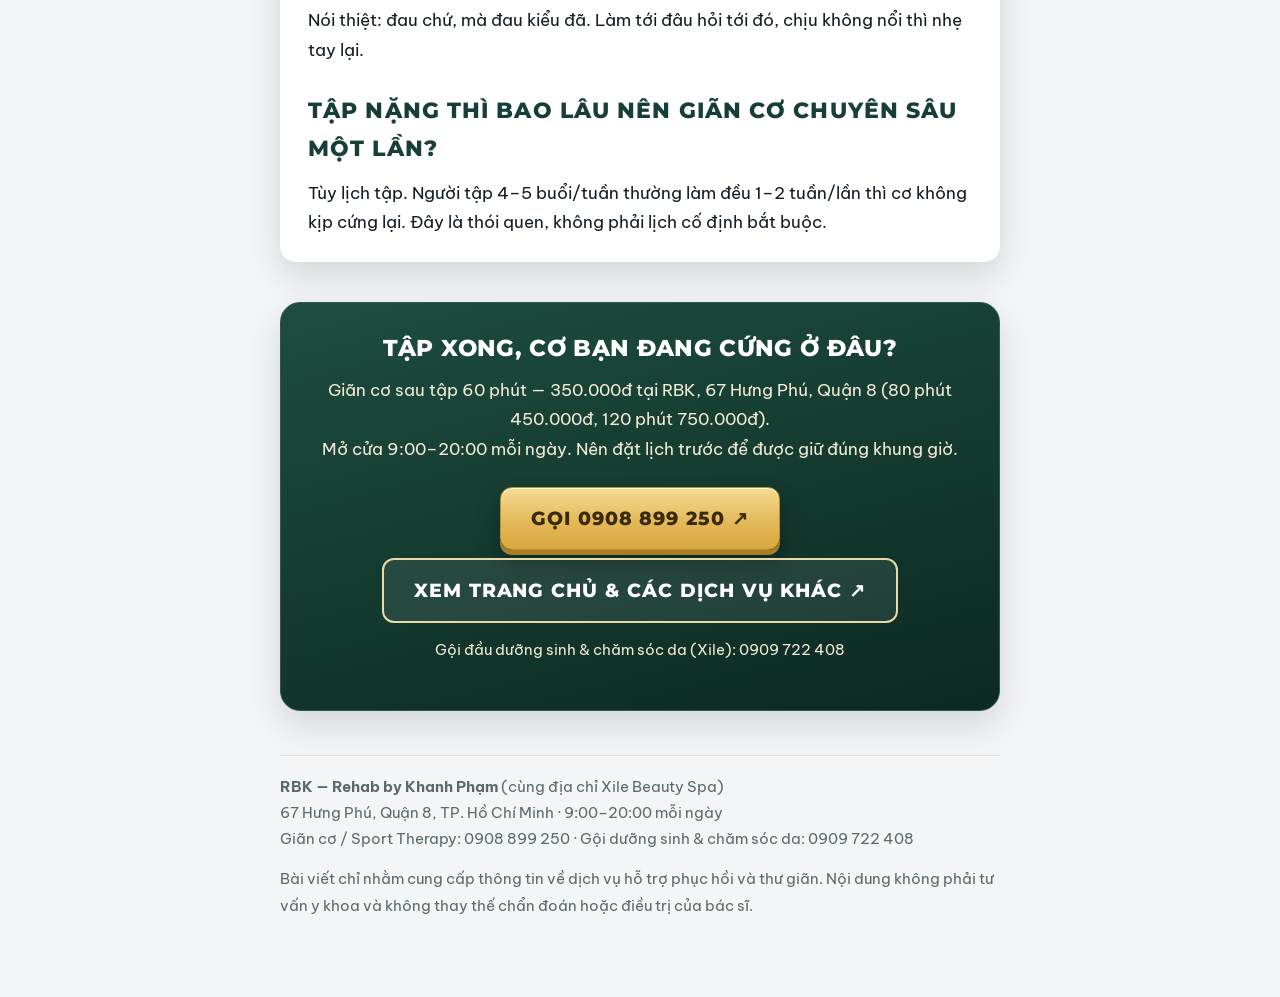
<file: gian-co-sau-khi-tap-gym.html>
<!DOCTYPE html>
<html lang="vi">
<head>
<meta charset="UTF-8">
<meta name="viewport" content="width=device-width, initial-scale=1.0">
<title>Giãn Cơ Sau Khi Tập Gym — Nghỉ Thôi Chưa Đủ, Phục Hồi Thế Nào Mới Đúng? | RBK Quận 8</title>
<meta name="description" content="Tập leg day xong, hôm sau đi cầu thang mà chân run run? Nghỉ ngơi thôi chưa đủ — bài này nói rõ cơ sau tập cần gì để hồi, 3 động tác tự giãn làm được ngay ở phòng gym, và khi nào nên đi giãn cơ chuyên sâu. Giá 350K/buổi, RBK 67 Hưng Phú, Quận 8.">
<link rel="canonical" href="https://khanhphamrehab.github.io/xile-and-rehab/gian-co-sau-khi-tap-gym.html">
<meta property="og:type" content="article">
<meta property="og:title" content="Giãn Cơ Sau Khi Tập Gym — Nghỉ Thôi Chưa Đủ, Phục Hồi Thế Nào Mới Đúng? | RBK Quận 8">
<meta property="og:description" content="Tập gym xong chỉ nghỉ ngơi là chưa đủ phục hồi — cơ sau tập cần gì để hồi thật, 3 động tác tự giãn làm ngay ở phòng gym, và khi nào nên đi giãn cơ chuyên sâu. RBK, 67 Hưng Phú, Quận 8 — 350.000đ/buổi 60 phút, mở cửa 9:00–20:00 mỗi ngày.">
<meta property="og:url" content="https://khanhphamrehab.github.io/xile-and-rehab/gian-co-sau-khi-tap-gym.html">
<meta property="og:image" content="https://khanhphamrehab.github.io/xile-and-rehab/assets/images/khanh-service.webp">
<meta property="og:locale" content="vi_VN">
<style>
@font-face{font-family:'Montserrat';font-style:normal;font-weight:700 900;font-display:swap;src:url([data-uri]) format('woff2');unicode-range:U+0000-00FF, U+0131, U+0152-0153, U+02BB-02BC, U+02C6, U+02DA, U+02DC, U+0304, U+0308, U+0329, U+2000-206F, U+20AC, U+2122, U+2191, U+2193, U+2212, U+2215, U+FEFF, U+FFFD}
@font-face{font-family:'Montserrat';font-style:normal;font-weight:700 900;font-display:swap;src:url([data-uri]) format('woff2');unicode-range:U+0102-0103, U+0110-0111, U+0128-0129, U+0168-0169, U+01A0-01A1, U+01AF-01B0, U+0300-0301, U+0303-0304, U+0308-0309, U+0323, U+0329, U+1EA0-1EF9, U+20AB}
@font-face{font-family:'Be Vietnam Pro';font-style:normal;font-weight:400;font-display:swap;src:url([data-uri]) format('woff2');unicode-range:U+0000-00FF, U+0131, U+0152-0153, U+02BB-02BC, U+02C6, U+02DA, U+02DC, U+0304, U+0308, U+0329, U+2000-206F, U+20AC, U+2122, U+2191, U+2193, U+2212, U+2215, U+FEFF, U+FFFD}
@font-face{font-family:'Be Vietnam Pro';font-style:normal;font-weight:400;font-display:swap;src:url([data-uri]) format('woff2');unicode-range:U+0102-0103, U+0110-0111, U+0128-0129, U+0168-0169, U+01A0-01A1, U+01AF-01B0, U+0300-0301, U+0303-0304, U+0308-0309, U+0323, U+0329, U+1EA0-1EF9, U+20AB}
@font-face{font-family:'Be Vietnam Pro';font-style:normal;font-weight:500;font-display:swap;src:url([data-uri]) format('woff2');unicode-range:U+0000-00FF, U+0131, U+0152-0153, U+02BB-02BC, U+02C6, U+02DA, U+02DC, U+0304, U+0308, U+0329, U+2000-206F, U+20AC, U+2122, U+2191, U+2193, U+2212, U+2215, U+FEFF, U+FFFD}
@font-face{font-family:'Be Vietnam Pro';font-style:normal;font-weight:500;font-display:swap;src:url([data-uri]) format('woff2');unicode-range:U+0102-0103, U+0110-0111, U+0128-0129, U+0168-0169, U+01A0-01A1, U+01AF-01B0, U+0300-0301, U+0303-0304, U+0308-0309, U+0323, U+0329, U+1EA0-1EF9, U+20AB}
@font-face{font-family:'Be Vietnam Pro';font-style:normal;font-weight:700;font-display:swap;src:url([data-uri]) format('woff2');unicode-range:U+0000-00FF, U+0131, U+0152-0153, U+02BB-02BC, U+02C6, U+02DA, U+02DC, U+0304, U+0308, U+0329, U+2000-206F, U+20AC, U+2122, U+2191, U+2193, U+2212, U+2215, U+FEFF, U+FFFD}
@font-face{font-family:'Be Vietnam Pro';font-style:normal;font-weight:700;font-display:swap;src:url([data-uri]) format('woff2');unicode-range:U+0102-0103, U+0110-0111, U+0128-0129, U+0168-0169, U+01A0-01A1, U+01AF-01B0, U+0300-0301, U+0303-0304, U+0308-0309, U+0323, U+0329, U+1EA0-1EF9, U+20AB}

@font-face{font-family:'Oswald';font-style:normal;font-weight:500;font-display:swap;src:url([data-uri]) format('woff2');unicode-range:U+0102-0103, U+0110-0111, U+0128-0129, U+0168-0169, U+01A0-01A1, U+01AF-01B0, U+0300-0301, U+0303-0304, U+0308-0309, U+0323, U+0329, U+1EA0-1EF9, U+20AB}
@font-face{font-family:'Oswald';font-style:normal;font-weight:500;font-display:swap;src:url([data-uri]) format('woff2');unicode-range:U+0000-00FF, U+0131, U+0152-0153, U+02BB-02BC, U+02C6, U+02DA, U+02DC, U+0304, U+0308, U+0329, U+2000-206F, U+20AC, U+2122, U+2191, U+2193, U+2212, U+2215, U+FEFF, U+FFFD}
</style>
<style>
  :root{--teal:#0d2626;--gold:#f2ac29;--orange:#f2620f;--bg:#f4f5f7;--ink:#141c24;--head:#173f38;--muted:#5c6a65;--card:#ffffff;--line:#e7e0d2;--shadow:0 14px 34px rgba(13,38,38,.14)}
  *{margin:0;padding:0;box-sizing:border-box}
  body{font-family:"Be Vietnam Pro",Arial,sans-serif;background:var(--bg);color:var(--ink);line-height:1.75;font-size:17px}
  h1,h2{font-family:Montserrat,Arial,sans-serif;text-transform:uppercase;letter-spacing:.015em;font-weight:800}
  h3{font-family:"Montserrat",Arial,sans-serif;text-transform:uppercase;letter-spacing:.05em;font-weight:700}
  th,.cta a.btn,header.top .call{font-family:"Montserrat",Arial,sans-serif;text-transform:uppercase;letter-spacing:.05em;font-weight:700}
  .wrap{max-width:760px;margin:0 auto;padding:0 20px 64px}
  header.top{background:var(--teal);color:#fff;padding:14px 20px}
  header.top .in{max-width:760px;margin:0 auto;display:flex;justify-content:space-between;align-items:center;gap:12px;flex-wrap:wrap}
  header.top a{font-family:"Montserrat",Arial,sans-serif;letter-spacing:.05em;text-transform:uppercase;color:#fff;text-decoration:none;font-weight:700}
  .crumb{font-family:"Montserrat",Arial,sans-serif;letter-spacing:.03em}
  header.top .call{background:linear-gradient(180deg,#f6dc96,#e3b959 55%,#d9a83f);color:#3a2a05;padding:9px 18px;border-radius:12px;font-weight:700;border:1px solid #b98c2e;box-shadow:inset 0 1px 0 #fffbe8,0 5px 0 #a87f24,0 14px 24px rgba(0,0,0,.25)}
  header.top .call::after,.cta a.btn::after{content:" ↗";font-weight:900}
  .crumb{font-size:14px;color:var(--muted);padding:18px 0 0}
  .crumb a{color:var(--muted)}
  h1{font-size:37px;line-height:1.12;margin:10px 0 14px;color:var(--head)}
  h2{font-size:30px;line-height:1.15;margin:46px 0 14px;color:var(--head)}
  h3{font-size:22px;margin:26px 0 10px;color:var(--head)}
  p{margin:0 0 14px}
  ul{list-style:none;margin:0 0 22px;padding:26px 30px;background:linear-gradient(160deg,#1d4a3e,#0d2b23);color:#f4ecd7;border:1px solid #2c5a4c;border-radius:18px;box-shadow:var(--shadow)}
  ul strong{color:#f6d67c}
  li{position:relative;padding-left:36px;margin-bottom:13px}
  li:last-child{margin-bottom:0}
  li::before{content:"✓";position:absolute;left:0;top:-1px;font-weight:900;font-size:21px;background:linear-gradient(135deg,#ffd76e,#f28a2e);-webkit-background-clip:text;background-clip:text;-webkit-text-fill-color:transparent;color:transparent}
  .lead{font-size:19px}
  .meta{font-family:"Montserrat",Arial,sans-serif;color:var(--muted);font-size:16px;font-weight:700;letter-spacing:.06em;text-transform:uppercase;margin-bottom:20px}
  figure{margin:22px 0;position:relative}
  figure img.hero-photo{border:4px solid #c9a227;border-radius:100px 18px 18px 18px;box-shadow:var(--shadow)}
  .badge{position:absolute;right:16px;bottom:54px;width:104px;height:104px;border-radius:50%;background:#0d2626;border:3px solid #c9a227;display:flex;align-items:center;justify-content:center;box-shadow:0 10px 22px rgba(0,0,0,.32)}
  .badge img{width:76%;height:auto;display:block}
  .clipbox{max-width:430px;margin:26px auto}
  .clipframe{border:4px solid #c9a227;border-radius:18px;overflow:hidden;box-shadow:var(--shadow);background:#000}
  .clipframe video{width:100%;height:auto;display:block}
  figure img{width:100%;height:auto;border-radius:14px;display:block}
  figcaption{font-family:"Be Vietnam Pro",Arial,sans-serif;font-size:14px;color:var(--muted);text-align:center;margin-top:8px}
  .box{background:var(--card);border-radius:16px;box-shadow:var(--shadow);padding:26px 28px;margin:22px 0}
  .box.gold{border-left:6px solid var(--gold)}
  .faq{background:var(--card);border-radius:16px;box-shadow:var(--shadow);padding:8px 28px 18px;margin:0 0 22px}
  table{width:100%;border-collapse:collapse;margin:14px 0 20px;background:var(--card);box-shadow:var(--shadow);border-radius:12px;overflow:hidden}
  th,td{border:1px solid var(--line);padding:11px 13px;text-align:left;vertical-align:top}
  th{background:linear-gradient(135deg,#14524a,#1d6a58);color:#fff;font-family:Oswald,Arial,sans-serif;font-weight:500;font-size:17px;letter-spacing:.06em;text-align:center;white-space:nowrap}
  .faq h3:first-child{margin-top:16px}
  .price{font-family:"Montserrat",Arial,sans-serif;font-weight:700;font-size:21px;letter-spacing:.02em;white-space:nowrap}
  .cta{background:linear-gradient(165deg,#1e4d40,#0b2921);color:#f4ecd7;border:1px solid #2c5a4c;border-radius:20px;box-shadow:var(--shadow);padding:32px 24px;margin:40px 0 10px;text-align:center}
  .cta h2{color:#fff;margin-top:0;font-size:23px}
  .cta a.btn{display:inline-block;background:linear-gradient(180deg,#f6dc96,#e3b959 55%,#d9a83f);color:#3a2a05;font-weight:800;text-decoration:none;padding:14px 30px;border-radius:12px;margin:8px 6px 0;font-size:19px;border:1px solid #b98c2e;box-shadow:inset 0 1px 0 #fffbe8,0 5px 0 #a87f24,0 14px 24px rgba(0,0,0,.3)}
  .cta a.alt{background:rgba(255,255,255,.08);color:#fff;border:2px solid #e9d9a8;box-shadow:none}
  .faq p{margin-bottom:6px}
  .note{font-size:15px;color:var(--muted)}
  footer{border-top:1px solid var(--line);margin-top:44px;padding-top:18px;font-size:15px;color:var(--muted)}
  a{color:#0f5d5d}
  @media(max-width:560px){h1{font-size:29px}h2{font-size:24px}.cta h2{font-size:22px}.lead{font-size:18px}body{font-size:17px}ul{padding:20px 20px}li{padding-left:32px}}
</style>
<script type="application/ld+json">
{
  "@context": "https://schema.org",
  "@graph": [
    {
      "@type": "Article",
      "headline": "Tập gym xong chỉ nghỉ ngơi là chưa đủ phục hồi: giãn cơ sau tập quan trọng thế nào",
      "description": "Tập leg day xong, hôm sau đi cầu thang mà chân run run? Nghỉ ngơi thôi chưa đủ — cơ sau tập cần gì để hồi, 3 động tác tự giãn làm được ngay ở phòng gym, và khi nào nên đi giãn cơ chuyên sâu. Giá 350K/buổi.",
      "image": "https://khanhphamrehab.github.io/xile-and-rehab/assets/images/khanh-service.webp",
      "author": {"@type": "Organization", "name": "RBK — Rehab by Khanh Phạm"},
      "publisher": {"@type": "Organization", "name": "Xile Beauty Spa & RBK"},
      "datePublished": "2026-11-17",
      "dateModified": "2026-11-17",
      "mainEntityOfPage": "https://khanhphamrehab.github.io/xile-and-rehab/gian-co-sau-khi-tap-gym.html",
      "inLanguage": "vi-VN"
    },
    {
      "@type": "Service",
      "name": "Giãn cơ sau khi tập gym",
      "serviceType": "Sport Therapy / Giãn cơ phục hồi",
      "provider": {
        "@type": "DaySpa",
        "name": "Xile Beauty Spa & RBK",
        "address": {"@type": "PostalAddress", "streetAddress": "67 Hưng Phú", "addressLocality": "Quận 8", "addressRegion": "TP. Hồ Chí Minh", "postalCode": "73008", "addressCountry": "VN"},
        "telephone": "+84908899250",
        "openingHours": "Mo-Su 09:00-20:00",
        "url": "https://khanhphamrehab.github.io/xile-and-rehab/"
      },
      "areaServed": ["Quận 8", "Quận 5", "Quận 1", "Quận 7"],
      "offers": {"@type": "Offer", "price": "350000", "priceCurrency": "VND", "description": "Buổi giãn cơ sau tập gym 60 phút"}
    },
    {
      "@type": "FAQPage",
      "mainEntity": [
        {"@type": "Question", "name": "Tập xong bao lâu thì giãn cơ được?", "acceptedAnswer": {"@type": "Answer", "text": "Giãn nhẹ ngay sau tập, lúc cơ còn ấm, là tốt nhất. Còn buổi giãn chuyên sâu thì nhắn trước, thường làm trong 24–48 giờ sau buổi tập nặng."}},
        {"@type": "Question", "name": "Nên giãn trước hay sau buổi tập?", "acceptedAnswer": {"@type": "Answer", "text": "Trước tập chỉ khởi động nhẹ, đừng giãn sâu giữ lâu. Giãn sâu để sau tập, khi cơ đã làm việc xong."}},
        {"@type": "Question", "name": "Giãn cơ sau tập có đau không?", "acceptedAnswer": {"@type": "Answer", "text": "Nói thiệt: đau chứ, mà đau kiểu đã. Làm tới đâu hỏi tới đó, chịu không nổi thì nhẹ tay lại."}},
        {"@type": "Question", "name": "Tập nặng thì bao lâu nên giãn cơ chuyên sâu một lần?", "acceptedAnswer": {"@type": "Answer", "text": "Tùy lịch tập. Người tập 4–5 buổi/tuần thường làm đều 1–2 tuần/lần thì cơ không kịp cứng lại. Đây là thói quen, không phải lịch cố định bắt buộc."}}
      ]
    }
  ]
}
</script>
</head>
<body>
<header class="top">
  <div class="in">
    <span style="display:flex;align-items:center;gap:12px"><img src="LOGO%20KHANH%20MOI.png" alt="Logo RBK — Rehab by Khanh Phạm" style="height:50px;width:auto"><a href="https://khanhphamrehab.github.io/xile-and-rehab/">Xile Beauty Spa × RBK</a></span>
    <a class="call" href="tel:+84908899250">Gọi đặt lịch: 0908 899 250</a>
  </div>
</header>

<div class="wrap">
  <p class="crumb"><a href="https://khanhphamrehab.github.io/xile-and-rehab/">Trang chủ</a> › Giãn cơ sau khi tập gym</p>

  <h1>Tập gym xong chỉ nghỉ ngơi là chưa đủ phục hồi: giãn cơ sau tập quan trọng thế nào</h1>
  <p class="meta">RBK — Rehab by Khanh Phạm · 67 Hưng Phú, Quận 8 · Cập nhật tháng 11/2026</p>

  <p class="lead">Tập leg day xong thấy mình khỏe, về nhà nằm nghỉ một hôm, tưởng mai là hết. Ai dè sáng hôm sau đi cầu thang chân run run, ngồi xuống đứng lên phải vịn tay. Nghỉ thì có nghỉ rồi, mà cơ vẫn cứng, vẫn ê — càng tập nặng thì càng thấy nghỉ một mình không đủ.</p>

  <p>Bài này không dọa, chỉ phân ra rõ: sau tập cơ cần gì để hồi thật, cái nào tự làm được, cái nào nên để người khác làm giúp. Đọc hết khoảng 5 phút, bạn sẽ rõ: vì sao nghỉ thôi chưa đủ, 3 động tác tự giãn làm được ngay ở phòng gym, và dấu hiệu nào thì đừng tự xử ở nhà nữa.</p>

  <figure>
    <img class="hero-photo" src="khanh-lam-lung-bai-3.jpg" alt="Khanh Phạm đang làm vùng lưng và vai cho khách bằng dụng cụ chuyên dụng tại RBK Quận 8" style="max-height:720px;object-fit:cover;object-position:center" loading="lazy">
    <div class="badge"><img src="LOGO%20KHANH%20MOI.png" alt="Logo RBK"></div>
    <figcaption>Một buổi giãn cơ thực tế tại RBK — 67 Hưng Phú, Quận 8. Ảnh thật tại tiệm, không phải ảnh mạng.</figcaption>
  </figure>
  <h2>Vì sao tập xong chỉ nghỉ ngơi là chưa đủ</h2>
  <p>Cơ sau tập co ngắn lại, không tự dài ra chỉ nhờ nằm nghỉ — nhất là sau buổi nặng như chân, lưng, ngực. Mấy cái này ai tập nặng cũng gặp:</p>
  <ul>
    <li><strong>Đau mỏi muộn (DOMS) thường tới sau 24–72 giờ,</strong> đúng lúc bạn tưởng mình đã khỏe. Hôm tập xong thấy bình thường, hôm sau mới ê.</li>
    <li><strong>Cứng dai thì tầm vận động giảm:</strong> hôm sau tập lại, động tác không sâu được như cũ, dễ sai form.</li>
    <li><strong>Tập tiếp khi cơ chưa hồi:</strong> buổi sau yếu hơn, dễ căng quá mức, càng tập càng cứng.</li>
    <li><strong>Nghỉ một mình không gỡ được điểm cứng sâu:</strong> nằm nghỉ thì cơ được nghỉ, nhưng chỗ co cứng vẫn nằm đó, hôm sau sờ vào vẫn thấy cứng một cục.</li>
  </ul>

  <h2>Dấu hiệu tự giãn ở nhà / ở phòng gym là đủ</h2>
  <p>Nếu bạn chỉ thuộc nhóm này thì cứ tự giãn trước, khỏi vội đi đâu:</p>
  <ul>
    <li>Mỏi, ê nhẹ sau tập; đi lại, xoay khớp nhẹ thì đỡ dần trong 1–2 ngày.</li>
    <li>Đau kiểu mỏi cơ đều cả vùng, sờ vào thấy cứng nhưng ấn nhẹ thấy đã.</li>
    <li>Không đau nhói một điểm, không sưng, không bầm.</li>
    <li>Ngủ một đêm dậy đỡ hẳn, không đau tăng dần qua nhiều ngày.</li>
  </ul>
  <p>Chỉ cần một dấu hiệu dưới đây xuất hiện là nhóm này không còn đúng nữa — kéo xuống mục 4 mà đọc.</p>

  <h2>Tự giãn sau tập: 3 động tác làm được ngay ở phòng gym</h2>
  <p>Làm sau khi tập xong, lúc cơ còn ấm. Mỗi động tác ghi rõ cách làm và thời gian giữ — cảm giác căng nhẹ là đủ, đau nhói là quá tay, dừng ngay.</p>
  <ol>
    <li><strong>Giãn đùi sau (hamstring):</strong> đứng, gác gót lên ghế thấp, giữ lưng thẳng, gập hông về trước nhẹ tới khi căng sau đùi, giữ 20–30 giây mỗi bên. Dừng ngay nếu căng tới đâu nhói tới đó.</li>
    <li><strong>Giãn hông — quỳ một gối:</strong> quỳ gối phải xuống sàn, chân trái chống trước 90 độ, đẩy hông về trước nhẹ, giữ 20–30 giây, đổi bên. Hợp người ngồi nhiều rồi đi tập chân. Dừng ngay nếu hông đau nhói khi đẩy tới.</li>
    <li><strong>Giãn ngực, mở vai:</strong> đứng cạnh khung cửa hoặc cột, tay chống ngang vai, xoay người nhẹ ra ngoài tới khi căng ngực, giữ 20 giây mỗi bên, làm 3 lần. Hợp người tập ngực/vai, hay gù sau tập. Dừng ngay nếu vai nhói khi xoay.</li>
  </ol>
  <p>Giãn xong đi lại nhẹ vài phút rồi mới về. Đừng giãn mạnh khi cơ đang lạnh, và đừng nhờ người khác bẻ hay kéo khớp mình.</p>

  <h2>Dấu hiệu nên đi làm chuyên sâu — và dấu hiệu nên đi khám</h2>
  <p>Hai nhóm này tách bạch, đừng gộp chung:</p>
  <h3>Nên đi làm chuyên sâu khi</h3>
  <ul>
    <li>Cứng dai dẳng nhiều buổi tập, tự giãn chỉ đỡ vài tiếng rồi cứng lại.</li>
    <li>Sờ thấy điểm cứng sâu, tự ấn không tới.</li>
    <li>Buổi tập sau yếu hẳn vì cơ chưa hồi; tập càng nặng thì cứng càng lâu.</li>
  </ul>
  <h3>Nên đi khám trước, đừng tự giãn mạnh, đừng đi giãn cơ vội khi</h3>
  <ul>
    <li>Đau nhói một điểm khi vận động, sưng hoặc bầm sau tập.</li>
    <li>Đau sau chấn thương hoặc va chạm trong lúc tập.</li>
    <li>Tê hoặc yếu tay/chân.</li>
    <li>Đau tăng về đêm hoặc kèm sốt.</li>
  </ul>
  <p>Mấy dấu hiệu này thì đi khám cho chắc, đừng tự xử ở nhà.</p>

  <h2>Một buổi giãn cơ sau tập khác tự giãn ở chỗ nào?</h2>
  <ul>
    <li><strong>Làm 1:1, đúng điểm cứng sâu</strong> mà tay mình không ấn tới được — đó là phần tự giãn ở phòng gym không làm được.</li>
    <li><strong>Không chỉ giãn chỗ đau:</strong> kiểm tra cả nhóm cơ liên quan — ví dụ đau đùi thì xem luôn hông, lưng dưới — vì cứng một chỗ nhiều khi gốc ở chỗ khác.</li>
    <li><strong>Trong buổi làm, người làm hỏi bạn chịu được tới đâu rồi làm trong mức đó,</strong> nhẹ tay lại khi cần — bạn cứ nói thẳng, không phải gồng.</li>
    <li><strong>Sau buổi, bạn được nói rõ mình thường thấy gì:</strong> người nhẹ hơn, vận động lại dễ hơn; hôm sau có thể hơi ê một chút rồi hết. Không hứa hết đau sau một buổi, không hứa tập khỏe lên ngay.</li>
  </ul>

  <h2>Bảng giá giãn cơ tại RBK Quận 8</h2>
  <p>Giá niêm yết rõ ràng, xác nhận lại trước buổi, không phát sinh phí lạ:</p>
  <table>
    <tr><th>Dịch vụ</th><th>Thời lượng</th><th>Giá</th></tr>
    <tr><td><strong>Cổ vai gáy</strong> — tập trung cổ, vai, gáy, lưng trên</td><td>60 phút</td><td class="price">350.000đ / buổi</td></tr>
    <tr><td><strong>Half Body</strong> — nửa thân, trao đổi vùng ưu tiên trước buổi</td><td>80 phút</td><td class="price">450.000đ / buổi</td></tr>
    <tr><td><strong>Full Body</strong> — toàn thân, cho người tập nặng hoặc cứng nhiều vùng</td><td>120 phút</td><td class="price">750.000đ / buổi</td></tr>
  </table>
  <p class="note">Nhắn trước một tiếng để giữ phòng, tới nơi không phải chờ lâu. Buổi 80–120 phút hợp người tập nặng, cứng nhiều vùng.</p>

  <h2>Ai nên làm, ai nên cân nhắc?</h2>
  <h3>Nên làm nếu bạn thuộc nhóm này</h3>
  <ul>
    <li>Người tập gym 3–5 buổi/tuần, nhất là sau buổi nặng như leg day.</li>
    <li>Người mới tăng tạ hoặc tăng volume rồi cứng dai, tự giãn chỉ đỡ tạm.</li>
    <li>Người tập xong chỉ nghỉ mà hôm sau vẫn ê, dân văn phòng tập tối mà sáng mai vai gáy cứng.</li>
  </ul>
  <h3>Cân nhắc và trao đổi kỹ trước nếu</h3>
  <ul>
    <li>Bạn đang đau cấp, mới chấn thương khi tập, có bệnh nền về xương khớp/cột sống, hoặc đang mang thai — tới thì nói rõ tình trạng trước, người làm sẽ xem có làm được không, không cố làm cho bằng được.</li>
    <li>Bạn kỳ vọng "làm 1 buổi là tập khỏe lên ngay" — không có chuyện đó. Cơ cứng dai thì cần vài buổi đều, cộng với việc bạn tự giãn sau mỗi buổi tập.</li>
  </ul>

  <h2>Vì sao khách Q8, Q5, Q1 chọn làm giãn cơ ở RBK?</h2>
  <ul>
    <li><strong>Người làm trực tiếp là Khanh Phạm</strong> — đúng chuyên môn sport therapy, không giao cho thợ phụ tay nghề không đều.</li>
    <li><strong>Tiệm nhỏ, 2 người làm</strong> — mỗi buổi chỉ tập trung vào một khách, hỏi kỹ trước khi làm, không làm ẩu cho kịp lượt.</li>
    <li><strong>Nói thẳng từ đầu:</strong> vùng nào làm được, vùng nào cần đi khám, nói ngay trong buổi đầu. Không hứa hết đau 100%, không chèo kéo mua gói.</li>
    <li><strong>Vị trí dễ đi:</strong> 67 Hưng Phú, Quận 8 — gần cầu Chữ Y, khách từ Q5, Q1, Q7 qua đều tiện.</li>
  </ul>
  <p>Ngay trong cùng địa chỉ còn có Xile Beauty Spa (gội đầu dưỡng sinh và chăm sóc da) do người nhà mình làm, nên nhiều khách đi cặp: một người giãn cơ, một người gội dưỡng sinh, xong cùng về. Bạn muốn kết hợp cả hai trong một lần tới thì cứ nhắn trước để tiệm sắp giờ.</p>

  <h2>Câu hỏi thường gặp</h2>
  <div class="faq">
    <h3>Tập xong bao lâu thì giãn cơ được?</h3>
    <p>Giãn nhẹ ngay sau tập, lúc cơ còn ấm, là tốt nhất. Còn buổi giãn chuyên sâu thì nhắn trước, thường làm trong 24–48 giờ sau buổi tập nặng.</p>
    <h3>Nên giãn trước hay sau buổi tập?</h3>
    <p>Trước tập chỉ khởi động nhẹ, đừng giãn sâu giữ lâu. Giãn sâu để sau tập, khi cơ đã làm việc xong.</p>
    <h3>Giãn cơ sau tập có đau không?</h3>
    <p>Nói thiệt: đau chứ, mà đau kiểu đã. Làm tới đâu hỏi tới đó, chịu không nổi thì nhẹ tay lại.</p>
    <h3>Tập nặng thì bao lâu nên giãn cơ chuyên sâu một lần?</h3>
    <p>Tùy lịch tập. Người tập 4–5 buổi/tuần thường làm đều 1–2 tuần/lần thì cơ không kịp cứng lại. Đây là thói quen, không phải lịch cố định bắt buộc.</p>
  </div>

  <div class="cta">
    <h2>Tập xong, cơ bạn đang cứng ở đâu?</h2>
    <p>Giãn cơ sau tập 60 phút — 350.000đ tại RBK, 67 Hưng Phú, Quận 8 (80 phút 450.000đ, 120 phút 750.000đ).<br>Mở cửa 9:00–20:00 mỗi ngày. Nên đặt lịch trước để được giữ đúng khung giờ.</p>
    <a class="btn" href="tel:+84908899250">Gọi 0908 899 250</a>
    <a class="btn alt" href="https://khanhphamrehab.github.io/xile-and-rehab/">Xem trang chủ &amp; các dịch vụ khác</a>
    <p style="margin-top:14px;font-size:15px">Gội đầu dưỡng sinh &amp; chăm sóc da (Xile): 0909 722 408</p>
  </div>

  <footer>
    <p><strong>RBK — Rehab by Khanh Phạm</strong> (cùng địa chỉ Xile Beauty Spa)<br>
    67 Hưng Phú, Quận 8, TP. Hồ Chí Minh · 9:00–20:00 mỗi ngày<br>
    Giãn cơ / Sport Therapy: 0908 899 250 · Gội dưỡng sinh &amp; chăm sóc da: 0909 722 408</p>
    <p class="note">Bài viết chỉ nhằm cung cấp thông tin về dịch vụ hỗ trợ phục hồi và thư giãn. Nội dung không phải tư vấn y khoa và không thay thế chẩn đoán hoặc điều trị của bác sĩ.</p>
  </footer>
</div>
</body>
</html>
</file>
